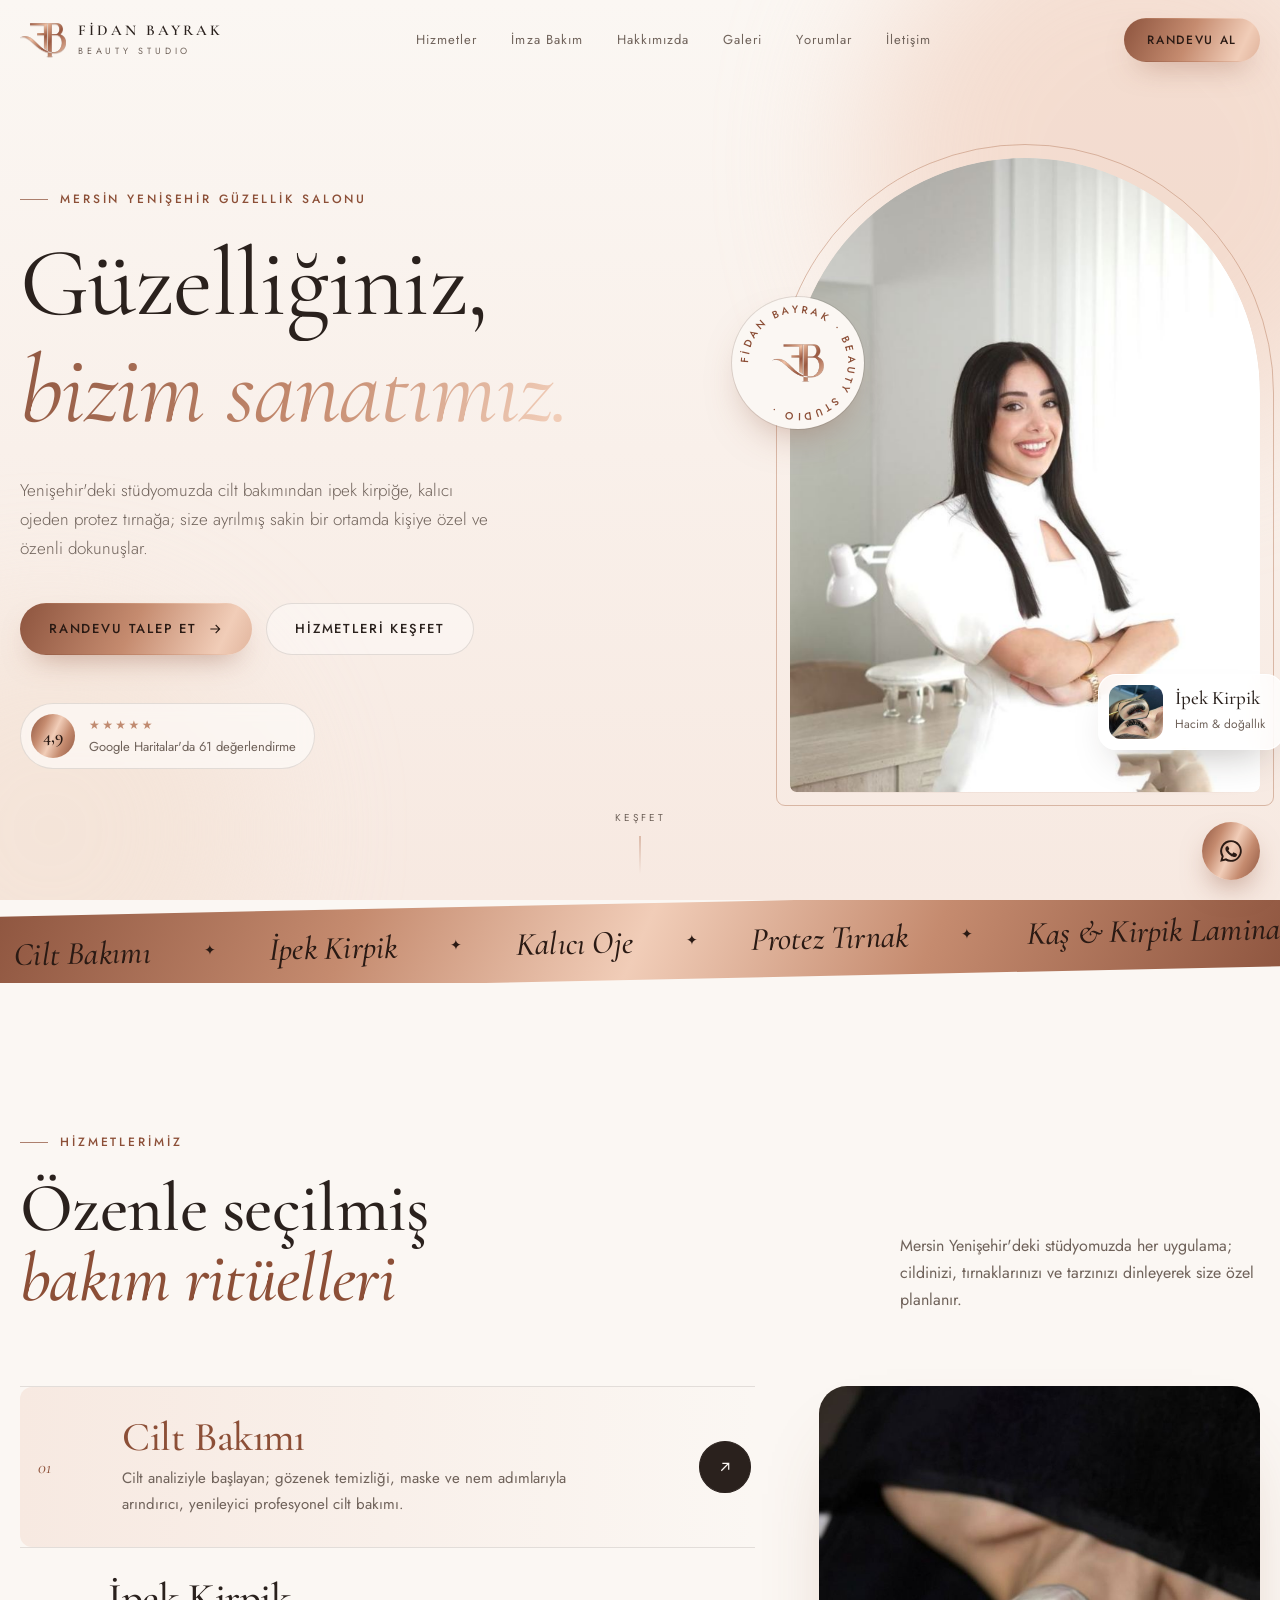
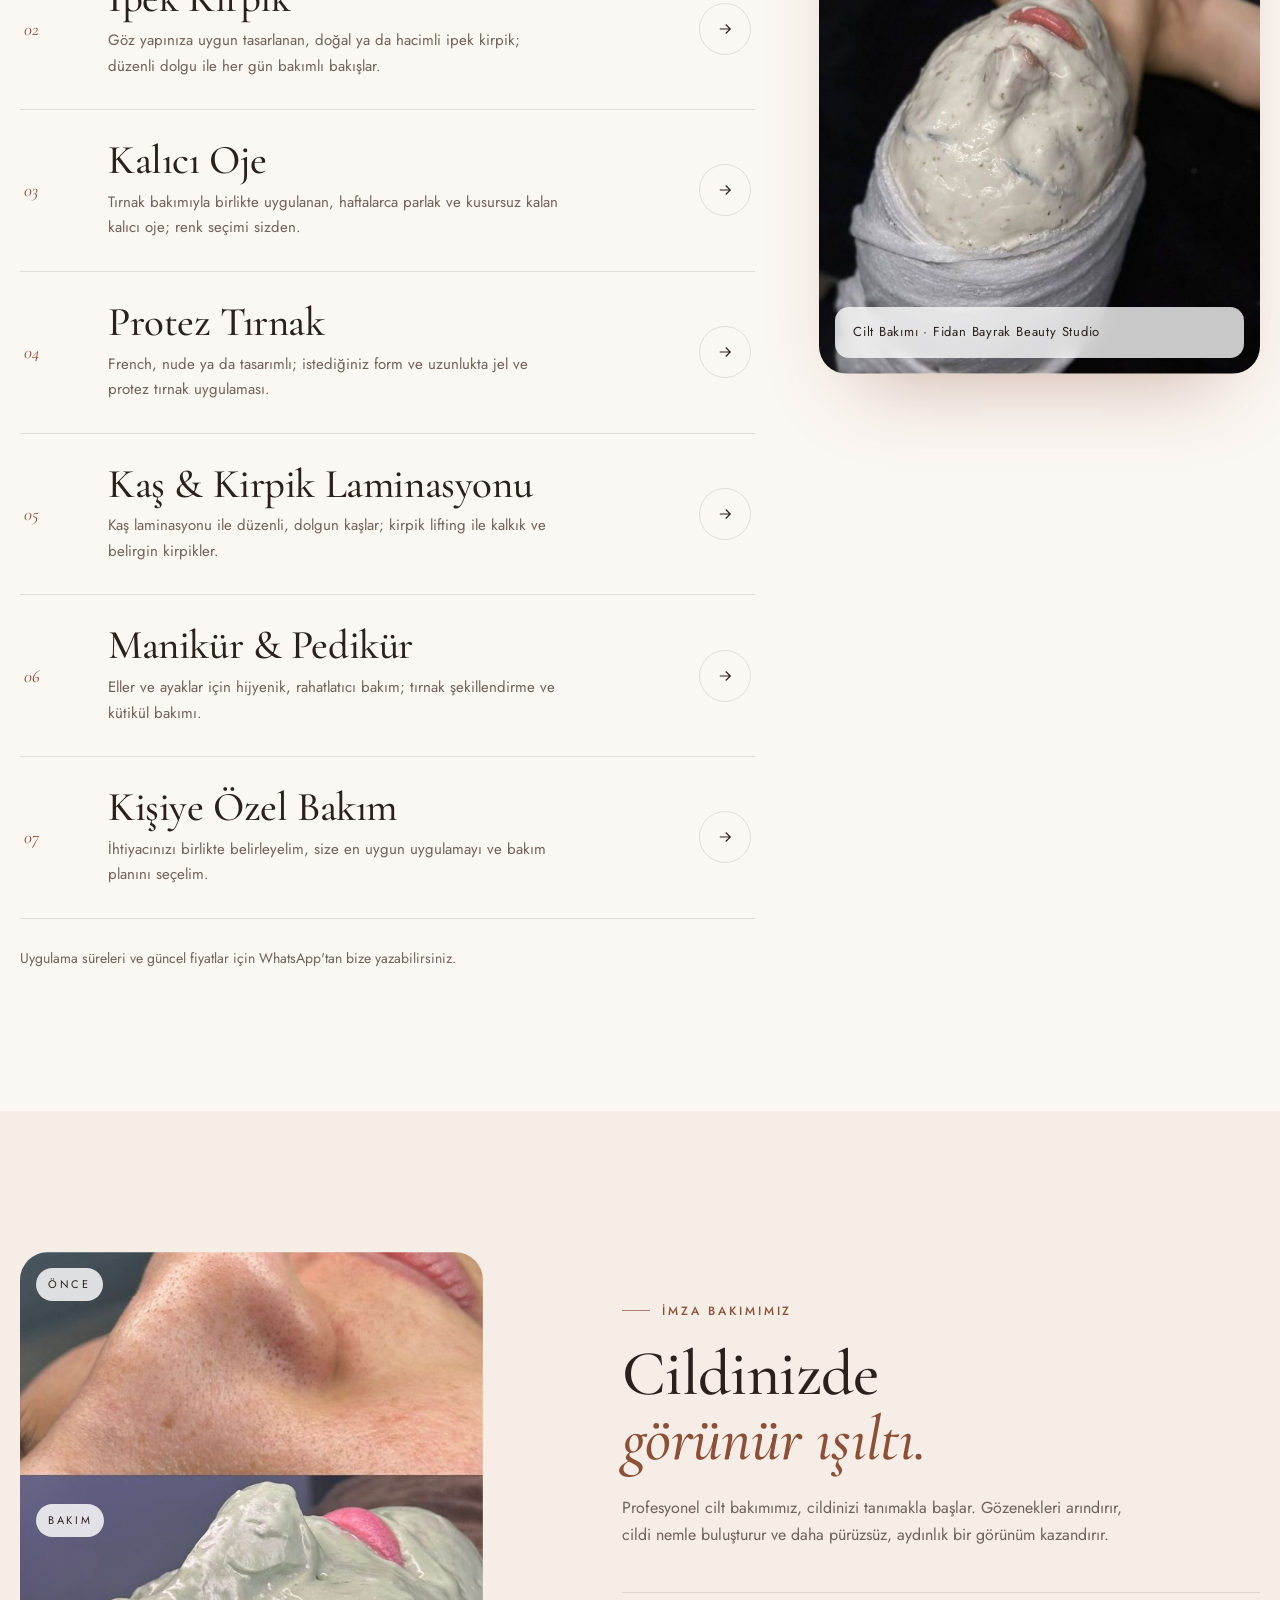
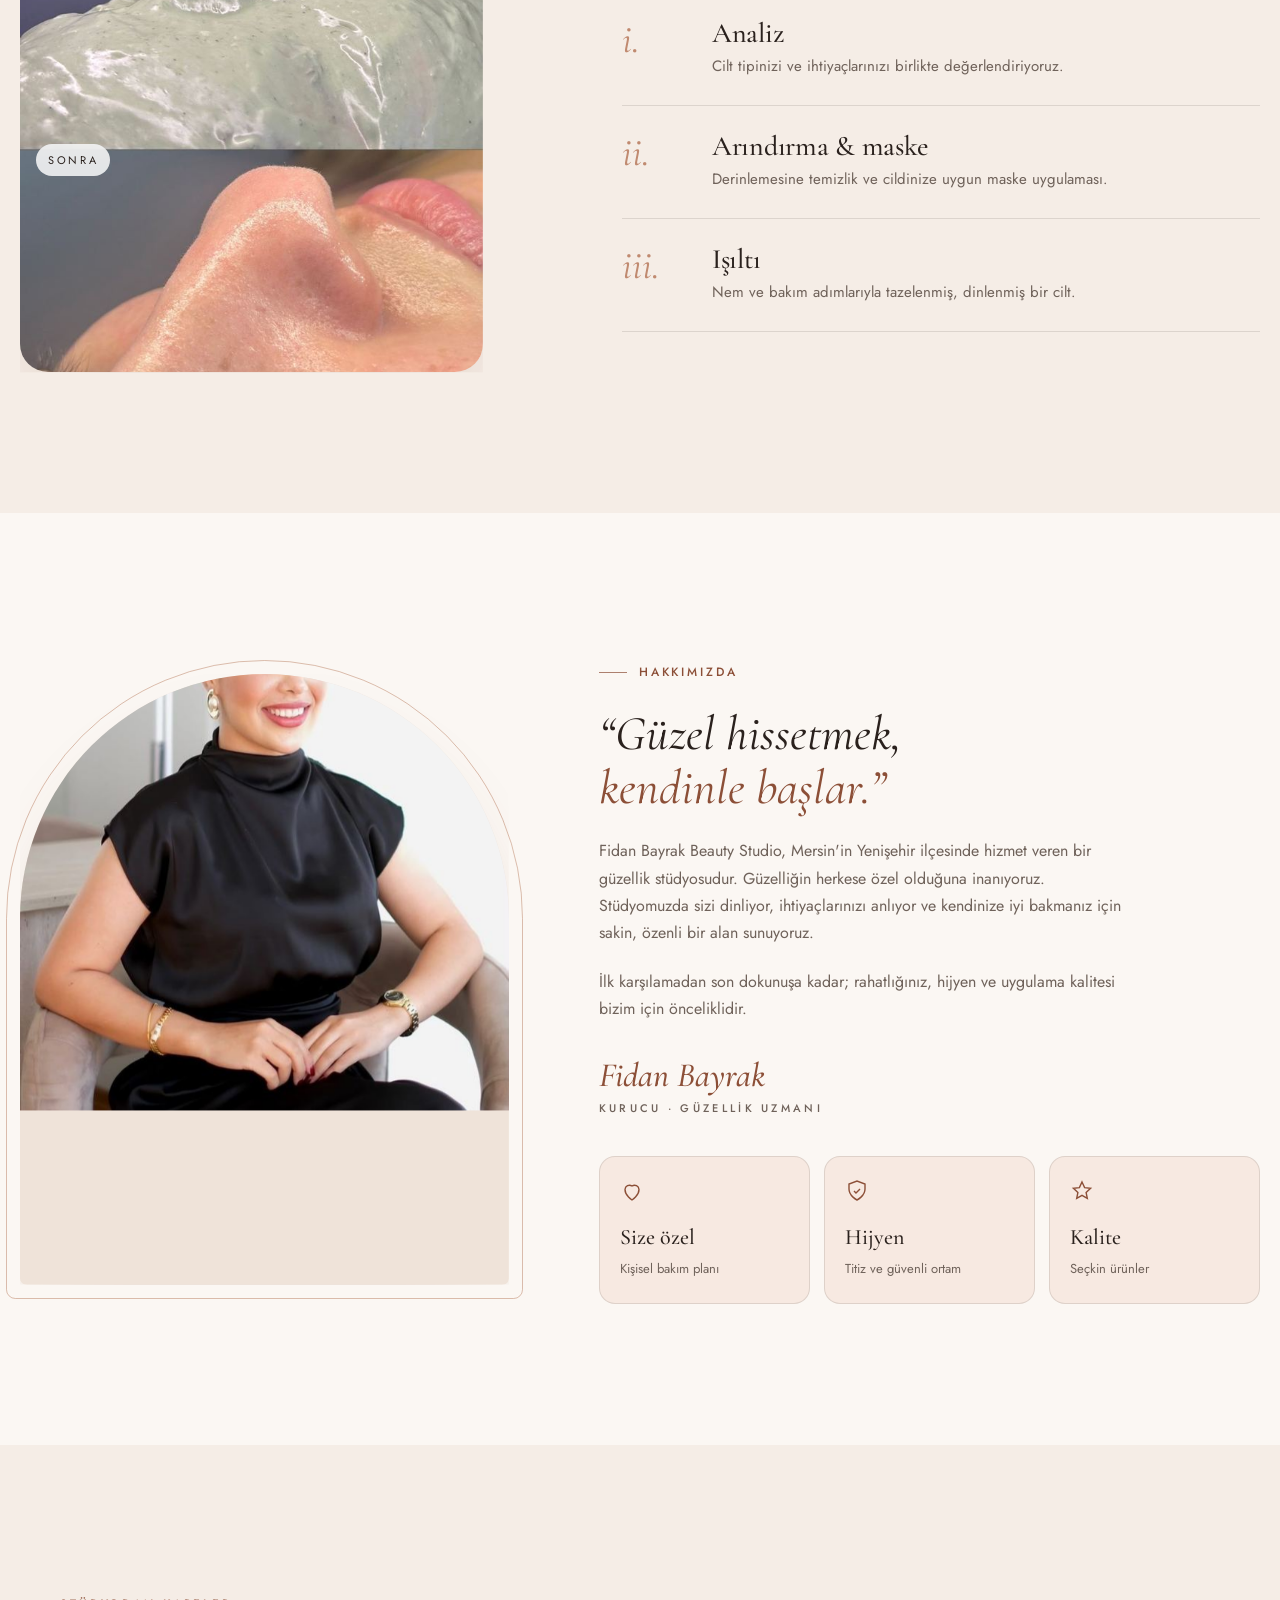
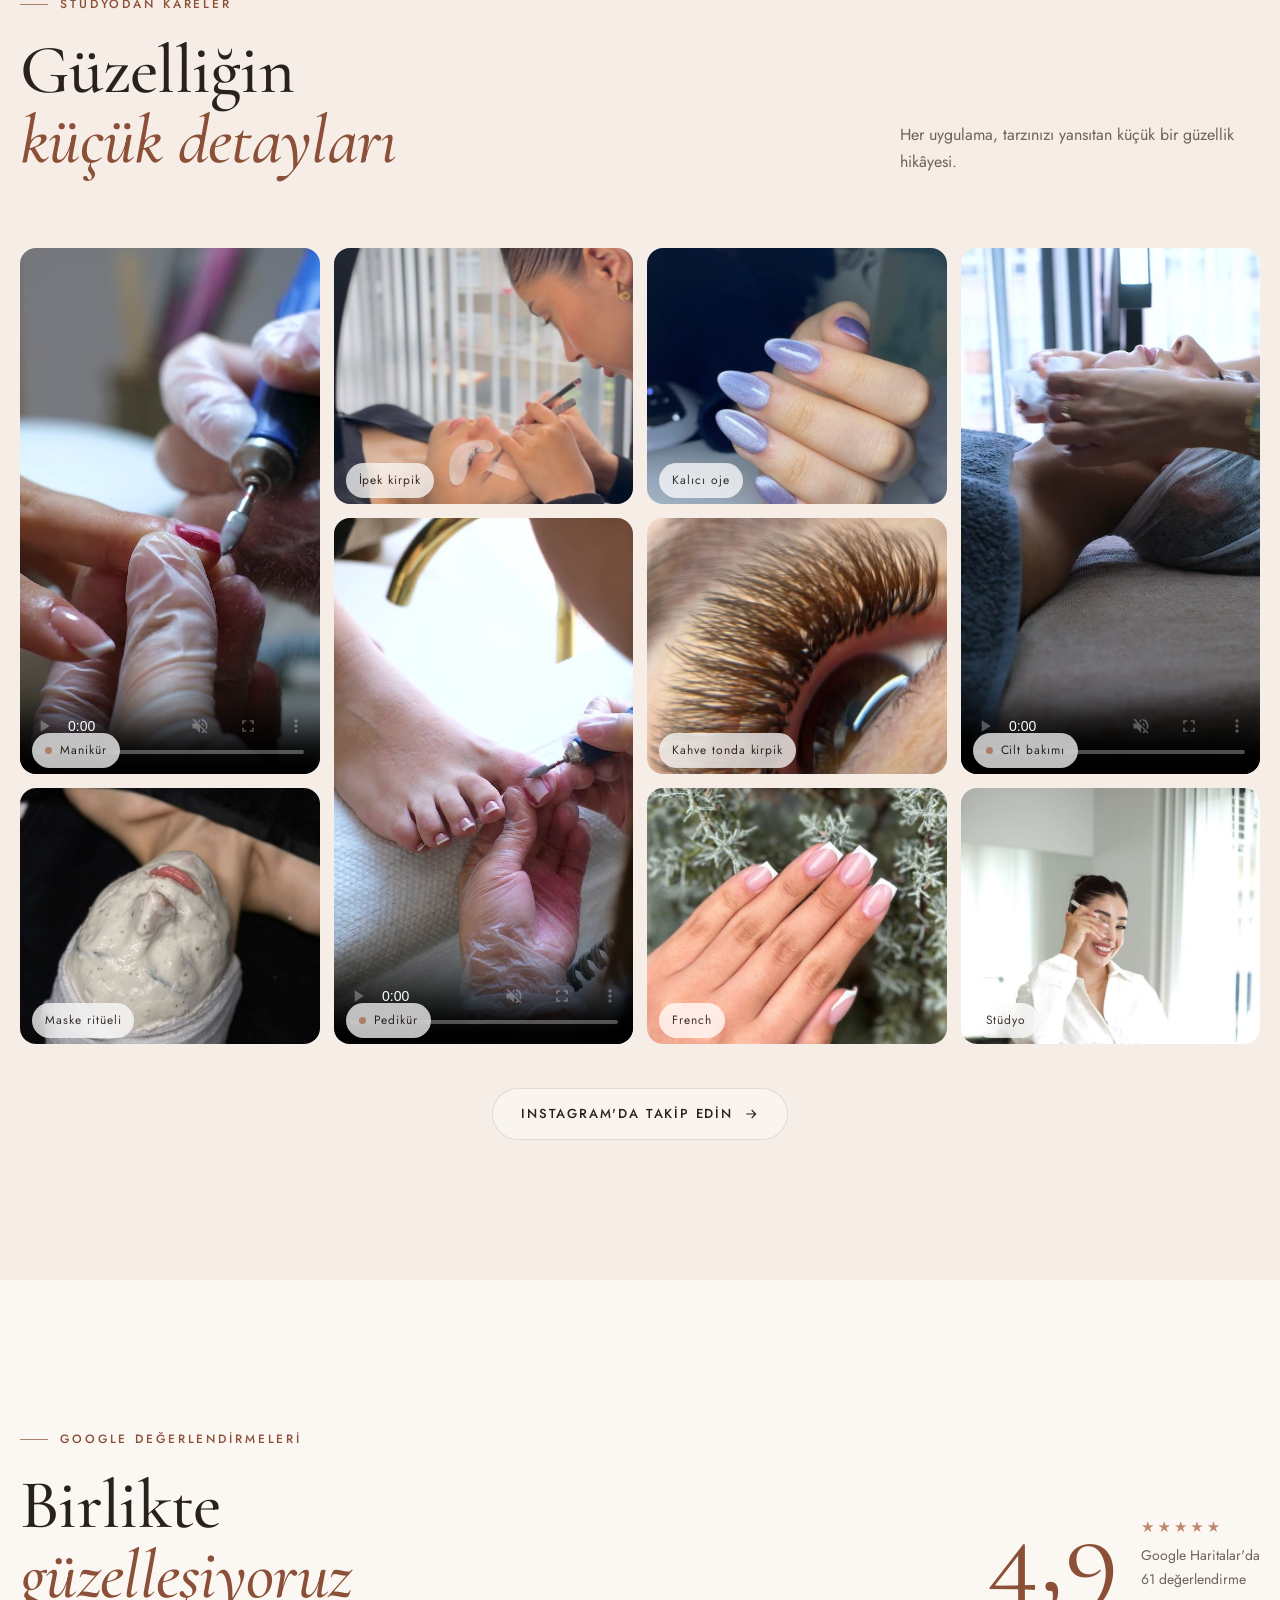
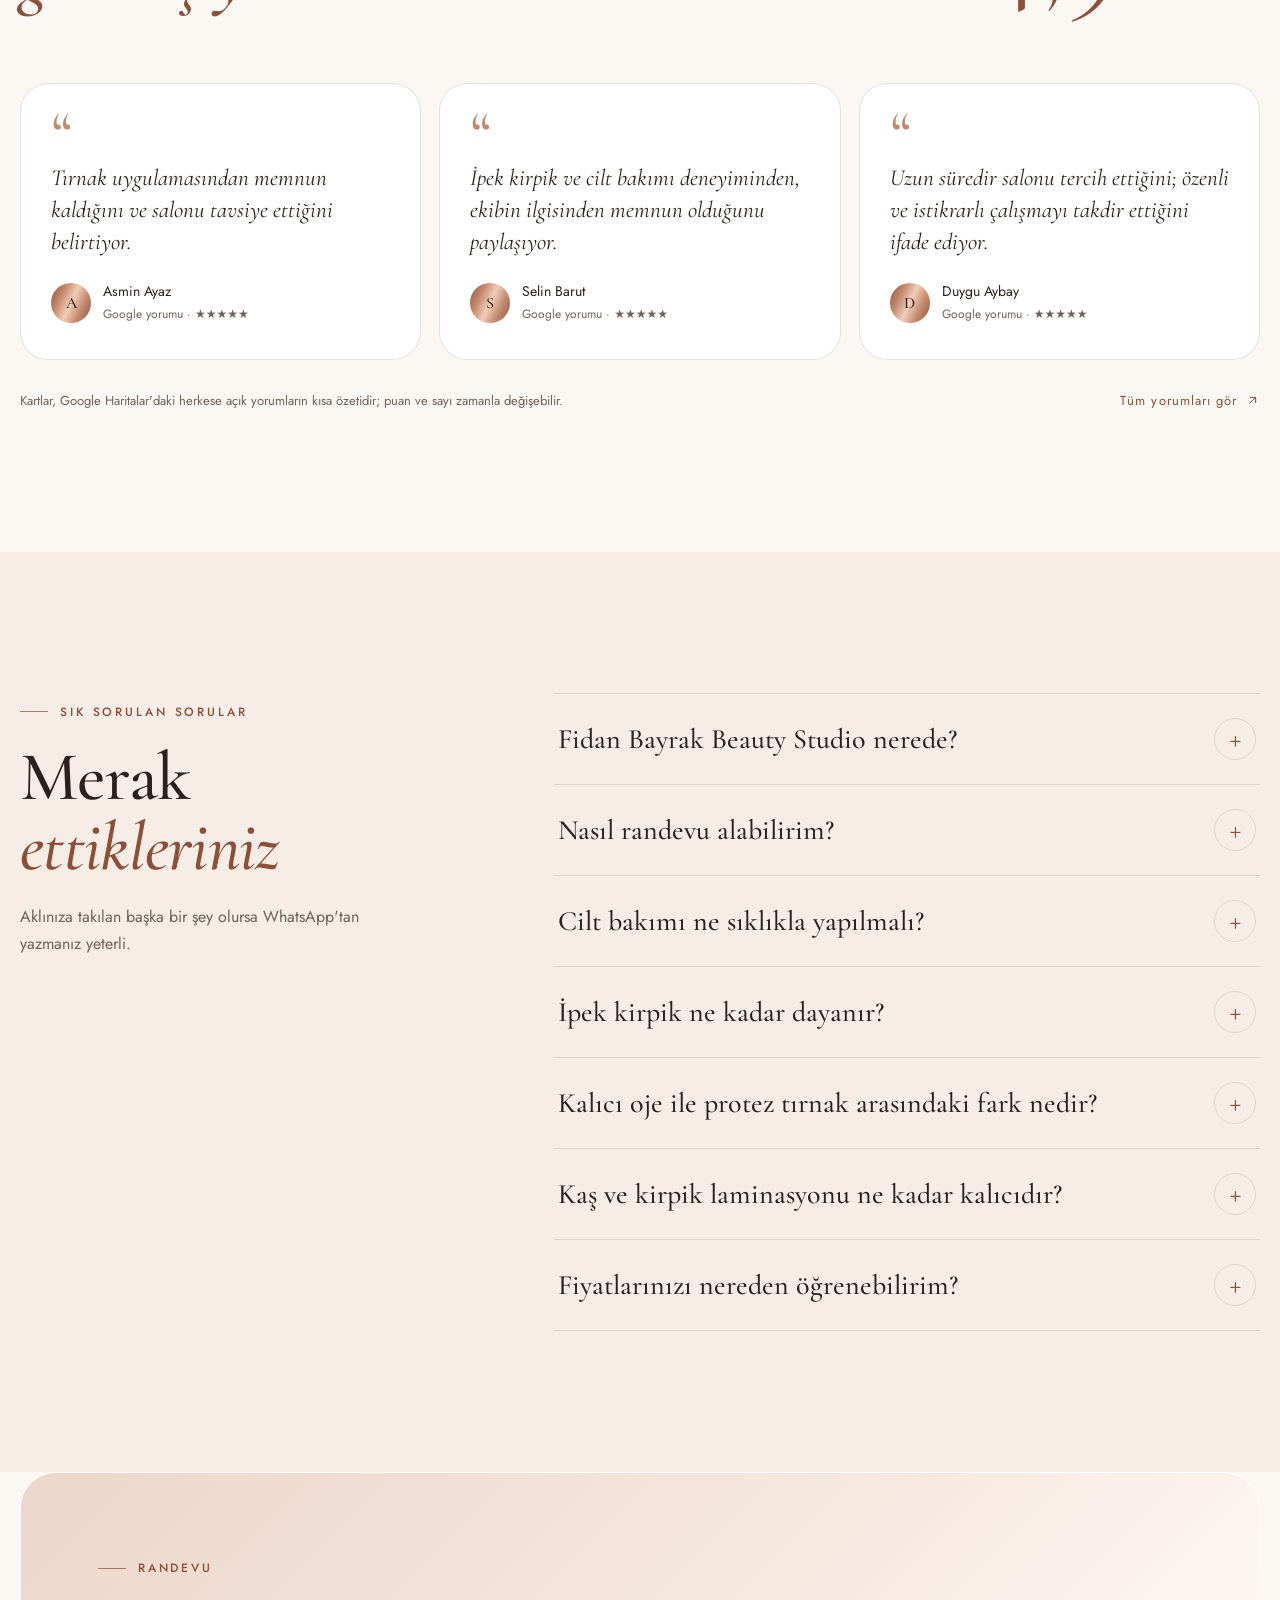
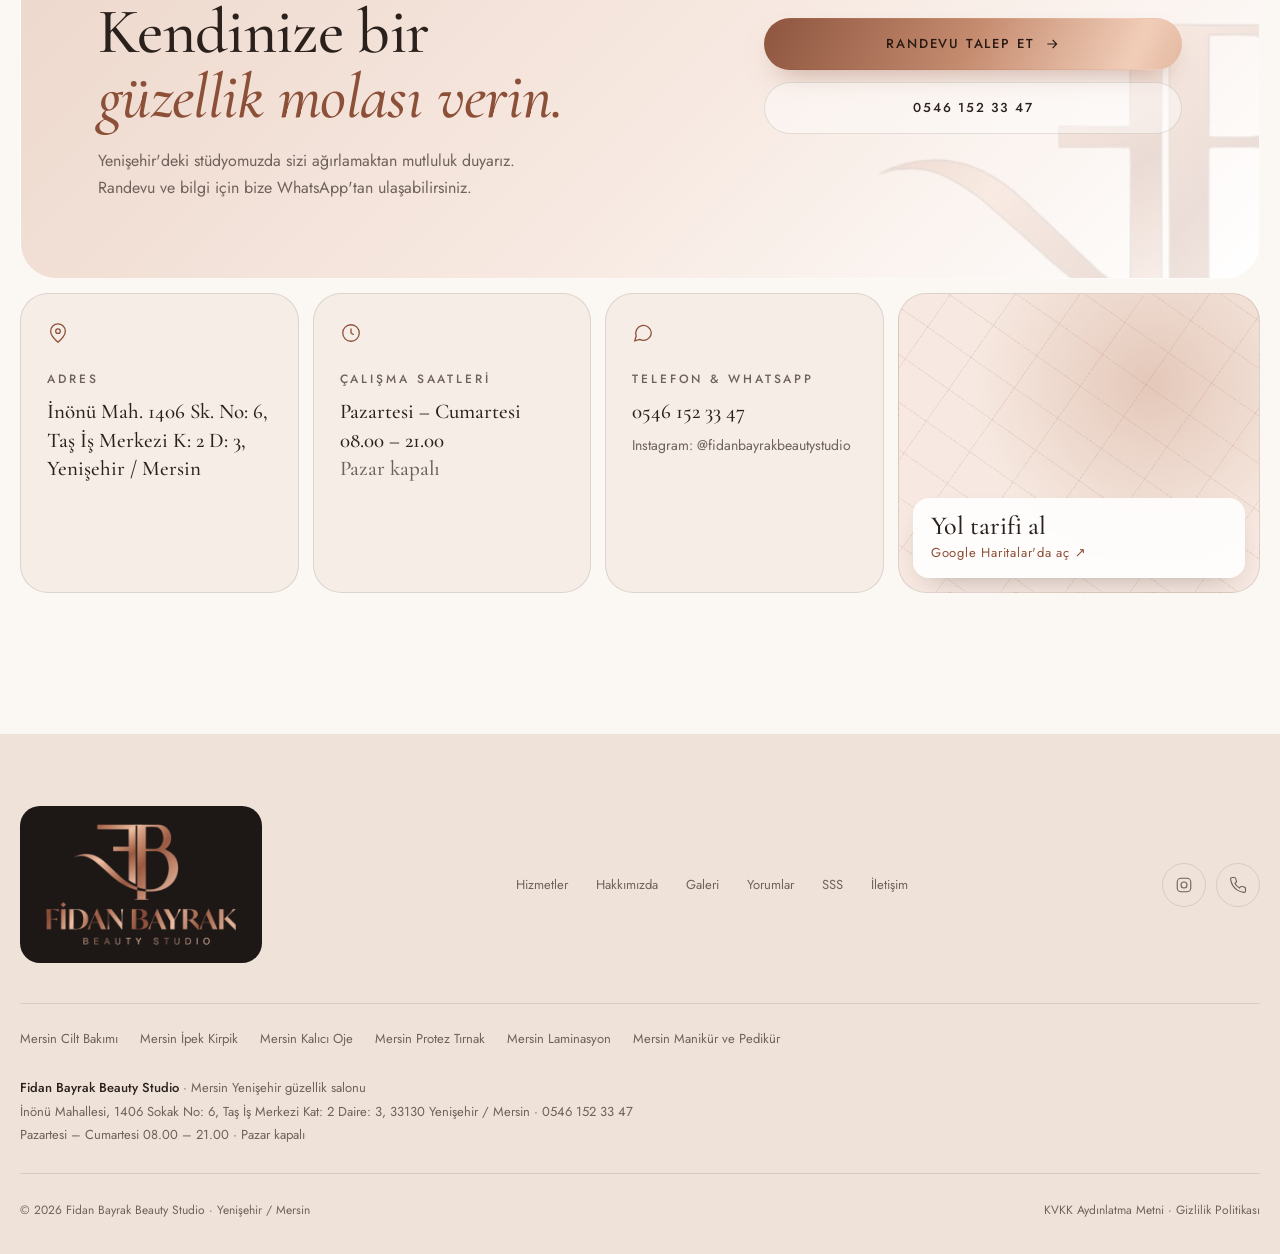
<file: index.html>
<!doctype html>
<html lang="tr">
<head>
<meta charset="utf-8">
<meta name="viewport" content="width=device-width, initial-scale=1">
<meta name="theme-color" content="#fbf7f3">
<title>Mersin Yenişehir Güzellik Salonu | Fidan Bayrak Beauty Studio</title>
<meta name="description" content="Mersin Yenişehir'de cilt bakımı, ipek kirpik, kalıcı oje, protez tırnak, kaş ve kirpik laminasyonu, manikür ve pedikür. Fidan Bayrak Beauty Studio'dan WhatsApp ile randevu alın.">
<meta name="robots" content="index, follow, max-image-preview:large">
<link rel="canonical" href="https://fidanbayrakbeautystudio.com/">
<meta name="geo.region" content="TR-33">
<meta name="geo.placename" content="Yenişehir, Mersin">
<meta property="og:type" content="website">
<meta property="og:locale" content="tr_TR">
<meta property="og:site_name" content="Fidan Bayrak Beauty Studio">
<meta property="og:title" content="Fidan Bayrak Beauty Studio | Mersin Yenişehir Güzellik Salonu">
<meta property="og:description" content="Cilt bakımı, ipek kirpik, kalıcı oje, protez tırnak, laminasyon, manikür ve pedikür. Yenişehir / Mersin.">
<meta property="og:url" content="https://fidanbayrakbeautystudio.com/">
<meta property="og:image" content="https://fidanbayrakbeautystudio.com/media/fidan-bayrak-guzellik-uzmani-mersin.jpg">
<meta property="og:image:alt" content="Güzellik uzmanı Fidan Bayrak, Yenişehir Mersin'deki stüdyosunda">
<meta name="twitter:card" content="summary_large_image">
<link rel="icon" type="image/png" href="media/fidan-bayrak-monogram.png">
<link rel="apple-touch-icon" href="media/fidan-bayrak-monogram.png">
<script type="application/ld+json">
{
  "@context": "https://schema.org",
  "@type": "BeautySalon",
  "name": "Fidan Bayrak Beauty Studio",
  "alternateName": "FİDAN BAYRAK BEAUTY STUDİO",
  "description": "Mersin Yenişehir'de cilt bakımı, ipek kirpik, kalıcı oje, protez tırnak, kaş ve kirpik laminasyonu, manikür ve pedikür hizmeti veren güzellik stüdyosu.",
  "@id": "https://fidanbayrakbeautystudio.com/#salon",
  "url": "https://fidanbayrakbeautystudio.com/",
  "image": ["https://fidanbayrakbeautystudio.com/media/fidan-bayrak-guzellik-uzmani-mersin.jpg", "https://fidanbayrakbeautystudio.com/media/cilt-bakimi-mersin.jpg", "https://fidanbayrakbeautystudio.com/media/ipek-kirpik-mersin.jpg"],
  "logo": "https://fidanbayrakbeautystudio.com/media/fidan-bayrak-beauty-studio-logo.png",
  "telephone": "+90 546 152 33 47",
  "address": {
    "@type": "PostalAddress",
    "streetAddress": "İnönü Mahallesi, 1406 Sokak No: 6, Taş İş Merkezi Kat: 2 Daire: 3",
    "addressLocality": "Yenişehir",
    "addressRegion": "Mersin",
    "postalCode": "33130",
    "addressCountry": "TR"
  },
  "areaServed": [
    {"@type": "City", "name": "Mersin"},
    {"@type": "AdministrativeArea", "name": "Yenişehir"}
  ],
  "hasMap": "https://www.google.com/maps/search/?api=1&query=F%C4%B0DAN%20BAYRAK%20BEAUTY%20STUD%C4%B0O%2C%201406%20Sokak%2C%20Yeni%C5%9Fehir%2C%20Mersin",
  "openingHoursSpecification": [{
    "@type": "OpeningHoursSpecification",
    "dayOfWeek": ["Monday", "Tuesday", "Wednesday", "Thursday", "Friday", "Saturday"],
    "opens": "08:00",
    "closes": "21:00"
  }],
  "sameAs": ["https://www.instagram.com/fidanbayrakbeautystudio/"],
  "founder": {"@type": "Person", "name": "Fidan Bayrak", "jobTitle": "Güzellik Uzmanı"},
  "currenciesAccepted": "TRY",
  "hasOfferCatalog": {
    "@type": "OfferCatalog",
    "name": "Güzellik hizmetleri",
    "itemListElement": [
      {"@type": "Offer", "itemOffered": {"@type": "Service", "name": "Cilt Bakımı", "url": "https://fidanbayrakbeautystudio.com/hizmetler/cilt-bakimi-mersin/", "description": "Cilt analiziyle başlayan arındırıcı ve yenileyici profesyonel cilt bakımı."}},
      {"@type": "Offer", "itemOffered": {"@type": "Service", "name": "İpek Kirpik", "url": "https://fidanbayrakbeautystudio.com/hizmetler/ipek-kirpik-mersin/", "description": "Göz yapısına uygun, doğal veya hacimli ipek kirpik uygulaması."}},
      {"@type": "Offer", "itemOffered": {"@type": "Service", "name": "Kalıcı Oje", "url": "https://fidanbayrakbeautystudio.com/hizmetler/kalici-oje-mersin/", "description": "Uzun süre parlak kalan kalıcı oje uygulaması."}},
      {"@type": "Offer", "itemOffered": {"@type": "Service", "name": "Protez Tırnak", "url": "https://fidanbayrakbeautystudio.com/hizmetler/protez-tirnak-mersin/", "description": "French, nude veya tasarımlı jel ve protez tırnak."}},
      {"@type": "Offer", "itemOffered": {"@type": "Service", "name": "Kaş ve Kirpik Laminasyonu", "url": "https://fidanbayrakbeautystudio.com/hizmetler/kas-kirpik-laminasyonu-mersin/", "description": "Kaş laminasyonu ve kirpik lifting uygulaması."}},
      {"@type": "Offer", "itemOffered": {"@type": "Service", "name": "Manikür ve Pedikür", "url": "https://fidanbayrakbeautystudio.com/hizmetler/manikur-pedikur-mersin/", "description": "Hijyenik el ve ayak bakımı."}}
    ]
  }
}
</script>
<script type="application/ld+json">
{
  "@context": "https://schema.org",
  "@type": "FAQPage",
  "mainEntity": [
    {"@type": "Question", "name": "Fidan Bayrak Beauty Studio nerede?", "acceptedAnswer": {"@type": "Answer", "text": "Stüdyomuz Mersin Yenişehir'de; İnönü Mahallesi, 1406 Sokak No: 6, Taş İş Merkezi Kat: 2 Daire: 3 adresindedir."}},
    {"@type": "Question", "name": "Nasıl randevu alabilirim?", "acceptedAnswer": {"@type": "Answer", "text": "WhatsApp'tan ya da 0546 152 33 47 numaralı telefondan bize ulaşabilirsiniz. Pazartesi–Cumartesi 08.00–21.00 arası açığız."}},
    {"@type": "Question", "name": "Cilt bakımı ne sıklıkla yapılmalı?", "acceptedAnswer": {"@type": "Answer", "text": "Cildin yenilenme döngüsü nedeniyle genellikle 3–4 haftada bir profesyonel cilt bakımı önerilir."}},
    {"@type": "Question", "name": "İpek kirpik ne kadar dayanır?", "acceptedAnswer": {"@type": "Answer", "text": "Doğal kirpikler döküldükçe ipek kirpikler de azalır; bu yüzden ortalama 2–3 haftada bir dolgu önerilir."}},
    {"@type": "Question", "name": "Kalıcı oje ile protez tırnak arasındaki fark nedir?", "acceptedAnswer": {"@type": "Answer", "text": "Kalıcı oje kendi tırnağınızın üzerine uygulanır ve tırnağı uzatmaz. Protez tırnak ise tırnağa istediğiniz uzunluk ve formu verir."}},
    {"@type": "Question", "name": "Kaş ve kirpik laminasyonu ne kadar kalıcıdır?", "acceptedAnswer": {"@type": "Answer", "text": "Kişiden kişiye değişmekle birlikte etkisi genellikle 6–8 hafta sürer."}},
    {"@type": "Question", "name": "Fiyatlarınızı nereden öğrenebilirim?", "acceptedAnswer": {"@type": "Answer", "text": "Fiyatlar uygulamaya ve kişisel ihtiyaçlarınıza göre değiştiği için güncel fiyat bilgisini WhatsApp'tan veya telefonla paylaşıyoruz."}}
  ]
}
</script>
<link rel="preconnect" href="https://fonts.googleapis.com">
<link rel="preconnect" href="https://fonts.gstatic.com" crossorigin>
<link href="https://fonts.googleapis.com/css2?family=Cormorant+Garamond:ital,wght@0,400;0,500;0,600;1,400;1,500&family=Jost:wght@300;400;500;600&display=swap" rel="stylesheet">
<style>
:root{
  --ivory:#fbf7f3;--cream:#f5ede6;--sand:#efe3d9;--blush:#ecd6ca;--petal:#f7e9e1;
  --rose:#c08a70;--rose-light:#e2b7a0;--rose-deep:#8c4f37;
  --ink:#2a211d;--muted:#6f625a;--line:rgba(42,33,29,.12);
  --noir:#1d1715;
  --metal:linear-gradient(115deg,#8e553f 0%,#c58b6f 28%,#f1cdb8 50%,#c58b6f 72%,#8e553f 100%);
  --serif:"Cormorant Garamond",Georgia,serif;
  --sans:"Jost",system-ui,sans-serif;
  --r-lg:28px;--r-md:16px;--wrap:min(1240px,calc(100% - 32px));
  --ease:cubic-bezier(.2,.75,.15,1);
  color-scheme:light;
}
*{box-sizing:border-box}
html{overflow-x:clip;scroll-behavior:smooth;scroll-padding-top:80px}
body{margin:0;background:var(--ivory);color:var(--ink);font:400 16px/1.7 var(--sans);-webkit-font-smoothing:antialiased;overflow-x:hidden}
img,video{display:block;max-width:100%}
a{color:inherit;text-decoration:none}
button{font:inherit;color:inherit;cursor:pointer}
h1,h2,h3{font-family:var(--serif);font-weight:500;line-height:1.02;margin:0;letter-spacing:-.01em}
p{margin:0}
.wrap{width:var(--wrap);margin-inline:auto}
.eyebrow{display:inline-flex;align-items:center;gap:12px;font-size:12px;font-weight:500;letter-spacing:.24em;text-transform:uppercase;color:var(--rose-deep)}
.eyebrow::before{content:"";width:28px;height:1px;background:currentColor;opacity:.7}
.metal{background:var(--metal);background-size:200% 100%;-webkit-background-clip:text;background-clip:text;color:transparent;animation:sheen 7s ease-in-out infinite}
@keyframes sheen{0%,100%{background-position:0 0}50%{background-position:100% 0}}

.progress{position:fixed;top:0;left:0;right:0;height:2px;z-index:60;background:var(--metal);transform-origin:left;transform:scaleX(0)}

.btn{position:relative;overflow:hidden;display:inline-flex;align-items:center;justify-content:center;gap:10px;min-height:52px;padding:0 28px;border-radius:999px;border:1px solid transparent;font-size:13px;font-weight:500;letter-spacing:.14em;text-transform:uppercase;transition:transform .35s var(--ease),box-shadow .35s,background .3s,border-color .3s,color .3s}
.btn svg{width:16px;height:16px;transition:transform .35s var(--ease)}
.btn:hover svg{transform:translateX(5px)}
.btn::after{content:"";position:absolute;top:0;bottom:0;left:-60%;width:40%;background:linear-gradient(100deg,transparent,rgba(255,255,255,.55),transparent);transform:skewX(-20deg);transition:left .7s var(--ease)}
.btn:hover::after{left:130%}
.btn-metal{background:var(--metal);background-size:180% 100%;color:#2a1a14;box-shadow:0 14px 30px -14px rgba(140,79,55,.55)}
.btn-metal:hover{transform:translateY(-3px);box-shadow:0 20px 36px -14px rgba(140,79,55,.6)}
.btn-line{border-color:var(--line);color:var(--ink);background:rgba(255,255,255,.4)}
.btn-line:hover{border-color:var(--rose-deep);color:var(--rose-deep);transform:translateY(-3px)}
.btn-ink{background:var(--ink);color:var(--ivory)}
.btn-ink:hover{transform:translateY(-3px)}

/* header */
.header{position:fixed;inset:0 0 auto;z-index:50;transition:background .4s,box-shadow .4s,transform .45s var(--ease)}
.header.solid{background:rgba(251,247,243,.82);backdrop-filter:blur(16px) saturate(150%);-webkit-backdrop-filter:blur(16px) saturate(150%);box-shadow:0 1px 0 var(--line)}
.header.hide{transform:translateY(-100%)}
.nav{width:var(--wrap);margin:auto;height:80px;display:flex;align-items:center;justify-content:space-between;gap:24px}
.brand{display:flex;align-items:center;gap:12px}
.brand img{width:46px;height:auto;filter:drop-shadow(0 1px 0 rgba(140,79,55,.25))}
.brand b{display:block;font:600 15px/1.1 var(--serif);letter-spacing:.2em}
.brand small{display:block;font-size:9px;letter-spacing:.42em;color:var(--muted);margin-top:4px}
.links{display:flex;gap:34px;font-size:13px;letter-spacing:.08em}
.links a{position:relative;padding:6px 0;color:var(--muted);transition:color .25s}
.links a::after{content:"";position:absolute;left:0;right:0;bottom:0;height:1px;background:var(--rose-deep);transform:scaleX(0);transform-origin:right;transition:transform .45s var(--ease)}
.links a:hover,.links a.cur{color:var(--ink)}
.links a:hover::after,.links a.cur::after{transform:scaleX(1);transform-origin:left}
.nav .btn{min-height:44px;padding:0 22px;font-size:12px}
.burger{display:none;width:46px;height:46px;border-radius:50%;border:1px solid var(--line);background:transparent;place-items:center}
.burger svg{width:20px;height:20px}
.burger path{transition:transform .4s var(--ease);transform-origin:center}
.burger[aria-expanded="true"] path:first-child{transform:translateY(4px) rotate(45deg)}
.burger[aria-expanded="true"] path:last-child{transform:translateY(-4px) rotate(-45deg)}

/* hero */
.hero{position:relative;overflow:hidden;padding:140px 0 90px;min-height:100svh;display:flex;align-items:center;background:linear-gradient(180deg,var(--ivory),var(--petal))}
.blob{position:absolute;border-radius:50%;filter:blur(70px);opacity:.6;pointer-events:none;animation:drift 18s ease-in-out infinite alternate}
.blob.a{width:560px;height:560px;right:-140px;top:-120px;background:#f0cdbb}
.blob.b{width:420px;height:420px;left:-160px;bottom:-140px;background:#f3e1d3;animation-duration:22s}
@keyframes drift{to{transform:translate(-60px,50px) scale(1.12)}}
.hero-grid{position:relative;display:grid;grid-template-columns:1.08fr .92fr;gap:60px;align-items:center}
.hero h1.eyebrow{font:500 12px/1.4 var(--sans);letter-spacing:.24em;margin:0}
.hero .display{font-family:var(--serif);line-height:1.02;letter-spacing:-.01em;font-size:clamp(52px,7.6vw,118px);margin:26px 0 28px;font-weight:400}
.hero .display em{font-style:italic;font-weight:400}
.line{display:block;overflow:hidden;padding-bottom:.08em}
.line>span{display:inline-block;transform:translateY(110%);transition:transform 1.2s var(--ease)}
.loaded .line>span{transform:none}
.loaded .line:nth-child(2)>span{transition-delay:.12s}
.hero-lead{max-width:470px;color:var(--muted);font-size:17px;font-weight:300}
.hero-cta{display:flex;flex-wrap:wrap;gap:14px;margin-top:40px}
.rating{display:inline-flex;align-items:center;gap:14px;margin-top:48px;padding:10px 18px 10px 10px;border:1px solid var(--line);border-radius:999px;font-size:13px;color:var(--muted);background:rgba(255,255,255,.55);backdrop-filter:blur(8px)}
.rating strong{display:grid;place-items:center;width:44px;height:44px;border-radius:50%;background:var(--metal);color:#2a1a14;font:600 18px var(--serif)}
.stars{color:var(--rose);letter-spacing:.2em;font-size:12px}
.hero-art{position:relative;justify-self:end;width:min(470px,100%)}
.arch{position:relative;aspect-ratio:4/5.4;border-radius:999px 999px var(--r-lg) var(--r-lg);overflow:hidden;background:var(--sand);box-shadow:0 40px 80px -40px rgba(140,79,55,.45)}
.arch img{width:100%;height:115%;object-fit:cover;object-position:center 20%;will-change:transform}
.arch-line{position:absolute;inset:-14px;border:1px solid rgba(192,138,112,.55);border-radius:999px 999px 36px 36px;pointer-events:none}
.hero .arch{clip-path:inset(100% 0 0 0 round 999px 999px 28px 28px);transition:clip-path 1.6s var(--ease) .25s}
.loaded .hero .arch{clip-path:inset(0 0 0 0 round 999px 999px 28px 28px)}
.hero .arch img{transform:scale(1.25);transition:transform 2s var(--ease) .25s}
.loaded .hero .arch img{transform:scale(1)}
.badge{position:absolute;left:-58px;top:22%;width:132px;height:132px;border-radius:50%;background:var(--ivory);display:grid;place-items:center;box-shadow:0 18px 40px -18px rgba(140,79,55,.5),0 0 0 1px var(--line)}
.badge svg{position:absolute;inset:0;width:100%;height:100%;animation:spin 22s linear infinite}
.badge text{font:500 10.5px var(--sans);letter-spacing:.32em;fill:var(--rose-deep)}
.badge img{width:52px}
@keyframes spin{to{transform:rotate(360deg)}}
.float-card{position:absolute;right:-24px;bottom:42px;display:flex;align-items:center;gap:12px;padding:10px 18px 10px 10px;border-radius:18px;background:rgba(255,255,255,.78);backdrop-filter:blur(12px);-webkit-backdrop-filter:blur(12px);border:1px solid rgba(255,255,255,.9);box-shadow:0 20px 40px -20px rgba(42,33,29,.35);animation:bob 5s ease-in-out infinite}
@keyframes bob{50%{transform:translateY(-10px)}}
.float-card img{width:54px;height:54px;border-radius:12px;object-fit:cover}
.float-card b{display:block;font:500 19px/1.1 var(--serif)}
.float-card span{font-size:12px;color:var(--muted)}
.scroll-cue{position:absolute;left:50%;bottom:26px;transform:translateX(-50%);font-size:10px;letter-spacing:.3em;color:var(--muted);display:flex;flex-direction:column;align-items:center;gap:10px}
.scroll-cue i{width:1px;height:38px;background:linear-gradient(var(--rose),transparent);animation:drip 2.2s ease-in-out infinite}
@keyframes drip{0%{transform:scaleY(0);transform-origin:top}50%{transform:scaleY(1);transform-origin:top}51%{transform-origin:bottom}100%{transform:scaleY(0);transform-origin:bottom}}

/* marquee */
.marquee-wrap{overflow:hidden;padding:14px 0}
.marquee{background:var(--metal);color:#2a1a14;overflow:hidden;padding:18px 0;transform:rotate(-1.2deg) scale(1.02);margin:-10px 0}
.marquee-track{display:flex;width:max-content;animation:slide 38s linear infinite}
.marquee:hover .marquee-track{animation-play-state:paused}
.marquee span{font:italic 500 clamp(22px,2.6vw,32px) var(--serif);white-space:nowrap;padding:0 26px;display:flex;align-items:center;gap:52px}
.marquee span::after{content:"✦";font-style:normal;font-size:14px}
@keyframes slide{to{transform:translateX(-50%)}}

/* sections */
.section{padding:clamp(80px,11vw,150px) 0;position:relative}
.head{display:flex;justify-content:space-between;align-items:end;gap:40px;margin-bottom:clamp(40px,6vw,72px)}
.head h2{font-size:clamp(40px,5.4vw,76px);margin-top:20px}
.head h2 em,.sig-copy h2 em,.cta-band h2 em{font-style:italic;color:var(--rose-deep)}
.head p{max-width:360px;color:var(--muted)}

/* services */
.svc-grid{display:grid;grid-template-columns:1.25fr .75fr;gap:64px;align-items:start}
.svc-list{border-top:1px solid var(--line)}
.svc{display:grid;grid-template-columns:64px 1fr auto;align-items:center;gap:20px;padding:30px 4px;border-bottom:1px solid var(--line);position:relative;transition:padding .5s var(--ease)}
.svc::before{content:"";position:absolute;inset:0;background:linear-gradient(90deg,var(--petal),transparent);opacity:0;transition:opacity .5s;z-index:-1;border-radius:12px}
.svc .num{font:italic 18px var(--serif);color:var(--rose-deep)}
.svc h3{font-size:clamp(28px,3.2vw,44px);transition:color .35s}
.svc p{color:var(--muted);font-size:15px;margin-top:8px;max-width:460px}
.svc-thumb{display:none}
.svc .go{width:52px;height:52px;border-radius:50%;border:1px solid var(--line);background:transparent;display:grid;place-items:center;transition:background .35s,border-color .35s,color .35s,transform .5s var(--ease)}
.svc .go svg{width:18px;height:18px}
.svc:hover,.svc.active{padding-left:18px}
.svc:hover::before,.svc.active::before{opacity:1}
.svc:hover h3,.svc.active h3{color:var(--rose-deep)}
.svc:hover .go,.svc.active .go{background:var(--ink);border-color:var(--ink);color:var(--ivory);transform:rotate(-45deg)}
.svc-preview{position:sticky;top:110px;aspect-ratio:3/4;border-radius:var(--r-lg);overflow:hidden;background:var(--sand);margin:0;box-shadow:0 40px 80px -40px rgba(140,79,55,.45)}
.svc-preview img{position:absolute;inset:0;width:100%;height:100%;object-fit:cover;opacity:0;transform:scale(1.12);clip-path:inset(0 0 100% 0);transition:opacity .7s,transform 1.4s var(--ease),clip-path .9s var(--ease)}
.svc-preview img.on{opacity:1;transform:scale(1);clip-path:inset(0)}
.svc-preview figcaption{position:absolute;left:16px;right:16px;bottom:16px;padding:14px 18px;border-radius:14px;background:rgba(255,255,255,.78);backdrop-filter:blur(10px);-webkit-backdrop-filter:blur(10px);color:var(--ink);font-size:13px;letter-spacing:.06em}
.note{margin-top:28px;font-size:14px;color:var(--muted)}

/* signature */
.signature-sec{background:var(--cream)}
.sig-grid{display:grid;grid-template-columns:.9fr 1.1fr;gap:80px;align-items:center}
.sig-img{position:relative;border-radius:var(--r-lg);overflow:hidden;aspect-ratio:9/14;max-height:720px;box-shadow:0 40px 80px -40px rgba(140,79,55,.45)}
.sig-img img{width:100%;height:100%;object-fit:cover}
.tag{position:absolute;left:16px;font-size:11px;letter-spacing:.24em;text-transform:uppercase;padding:7px 12px;border-radius:999px;background:rgba(255,255,255,.82);color:var(--ink);backdrop-filter:blur(8px)}
.steps{margin-top:44px;border-top:1px solid var(--line)}
.step{display:grid;grid-template-columns:70px 1fr;gap:20px;padding:26px 0;border-bottom:1px solid var(--line);transition:padding .5s var(--ease)}
.step:hover{padding-left:12px}
.step b{font:italic 400 40px/1 var(--serif);color:var(--rose)}
.step h3{font-size:28px;margin-bottom:6px}
.step p{color:var(--muted);font-size:15px}
.sig-copy h2{font-size:clamp(40px,5vw,70px);margin-top:20px}
.sig-copy>p{color:var(--muted);margin-top:22px;max-width:520px}

/* about */
.about{background:var(--ivory)}
.about-grid{display:grid;grid-template-columns:.85fr 1.15fr;gap:90px;align-items:center}
.about-img{position:relative}
.about-img .arch{aspect-ratio:4/5}
.about blockquote{margin:24px 0 0;font:italic 400 clamp(32px,3.8vw,52px)/1.12 var(--serif)}
.about blockquote em{color:var(--rose-deep)}
.about-copy>p{color:var(--muted);margin-top:22px;max-width:540px}
.signature{margin-top:32px;font:italic 500 34px var(--serif);color:var(--rose-deep)}
.signature small{display:block;font:500 11px var(--sans);letter-spacing:.3em;text-transform:uppercase;color:var(--muted);margin-top:4px}
.pillars{display:grid;grid-template-columns:repeat(3,1fr);gap:14px;margin-top:40px}
.pillar{padding:22px 20px;border-radius:var(--r-md);background:var(--petal);border:1px solid var(--line);transition:transform .5s var(--ease),box-shadow .5s}
.pillar:hover{transform:translateY(-6px);box-shadow:0 24px 40px -24px rgba(140,79,55,.45)}
.pillar svg{width:24px;height:24px;color:var(--rose-deep)}
.pillar b{display:block;font:500 22px/1.15 var(--serif);margin:14px 0 4px}
.pillar span{font-size:13px;color:var(--muted)}

/* gallery */
.gallery{background:var(--cream)}
.bento{display:grid;grid-template-columns:repeat(4,1fr);grid-auto-rows:clamp(180px,20vw,270px);grid-auto-flow:dense;gap:14px}
.bento figure{position:relative;margin:0;border-radius:var(--r-md);overflow:hidden;background:var(--sand)}
.bento .tall{grid-row:span 2}
.bento img,.bento video{width:100%;height:100%;object-fit:cover;transition:transform 1.2s var(--ease)}
.bento figure:hover img,.bento figure:hover video{transform:scale(1.07)}
.bento figcaption{position:absolute;left:12px;bottom:12px;display:flex;align-items:center;gap:8px;padding:7px 13px;border-radius:999px;background:rgba(255,255,255,.82);backdrop-filter:blur(8px);-webkit-backdrop-filter:blur(8px);color:var(--ink);font-size:12px;letter-spacing:.08em;transform:translateY(6px);opacity:.9;transition:transform .5s var(--ease),opacity .5s}
.bento figure:hover figcaption{transform:none;opacity:1}
.bento .live::before{content:"";width:7px;height:7px;border-radius:50%;background:var(--rose);animation:pulse 1.8s ease-out infinite}
@keyframes pulse{0%{box-shadow:0 0 0 0 rgba(192,138,112,.6)}100%{box-shadow:0 0 0 9px rgba(192,138,112,0)}}
@media (min-width:861px){
  .bento{grid-template-rows:repeat(3,clamp(180px,20vw,270px))}
  .bento figure:nth-child(1){grid-area:1/1/3/2}.bento figure:nth-child(2){grid-area:1/2}.bento figure:nth-child(3){grid-area:1/3}
  .bento figure:nth-child(4){grid-area:1/4/3/5}.bento figure:nth-child(7){grid-area:2/2/4/3}.bento figure:nth-child(5){grid-area:2/3}
  .bento figure:nth-child(6){grid-area:3/1}.bento figure:nth-child(8){grid-area:3/3}.bento figure:nth-child(9){grid-area:3/4}
}
.insta{display:flex;justify-content:center;margin-top:44px}

/* reviews */
.reviews{background:var(--ivory)}
.score{display:flex;align-items:center;gap:22px}
.score b{font:400 clamp(72px,9vw,120px)/1 var(--serif);color:var(--rose-deep)}
.score div{color:var(--muted);font-size:14px}
.score .stars{display:block;font-size:15px;margin-bottom:4px}
.rev-grid{display:grid;grid-template-columns:repeat(3,1fr);gap:18px}
.rev{padding:34px 30px;border-radius:var(--r-lg);background:#fff;border:1px solid var(--line);display:flex;flex-direction:column;gap:22px;transition:transform .5s var(--ease),box-shadow .5s}
.rev:hover{transform:translateY(-8px);box-shadow:0 30px 50px -30px rgba(140,79,55,.45)}
.rev .q{font:400 64px/0.5 var(--serif);color:var(--rose);height:22px}
.rev blockquote{margin:0;font:italic 400 23px/1.4 var(--serif);flex:1}
.rev footer{display:flex;align-items:center;gap:12px;font-size:14px}
.rev footer i{display:grid;place-items:center;width:40px;height:40px;border-radius:50%;background:var(--metal);color:#2a1a14;font:500 16px var(--serif);font-style:normal}
.rev footer span{display:block;font-size:12px;color:var(--muted)}
.rev-foot{display:flex;flex-wrap:wrap;justify-content:space-between;align-items:center;gap:20px;margin-top:30px;font-size:13px;color:var(--muted)}
.rev-foot a{color:var(--rose-deep);display:inline-flex;gap:8px;align-items:center;letter-spacing:.08em}
.rev-foot a svg{width:15px;height:15px;transition:transform .35s var(--ease)}
.rev-foot a:hover svg{transform:translate(3px,-3px)}

/* faq */
.faq{background:var(--cream)}
.faq-grid{display:grid;grid-template-columns:.8fr 1.2fr;gap:64px;align-items:start}
.faq-grid .head{flex-direction:column;align-items:flex-start;gap:20px;margin:0;position:sticky;top:110px}
.faq-list{border-top:1px solid var(--line)}
.faq details{border-bottom:1px solid var(--line)}
.faq summary{list-style:none;cursor:pointer;display:flex;justify-content:space-between;align-items:center;gap:20px;padding:24px 4px;font:500 clamp(22px,2.2vw,28px)/1.25 var(--serif);transition:color .3s}
.faq summary::-webkit-details-marker{display:none}
.faq summary::after{content:"+";flex:none;width:40px;height:40px;border-radius:50%;border:1px solid var(--line);display:grid;place-items:center;font:300 22px var(--sans);color:var(--rose-deep);transition:transform .4s var(--ease),background .3s}
.faq details[open] summary{color:var(--rose-deep)}
.faq details[open] summary::after{transform:rotate(45deg);background:var(--petal)}
.faq details p{padding:0 4px 26px;color:var(--muted);max-width:620px}

/* contact */
.contact{background:var(--ivory);padding-top:0}
.cta-band{position:relative;overflow:hidden;border-radius:36px;background:linear-gradient(135deg,var(--blush),var(--petal) 55%,#fff);padding:clamp(40px,6vw,80px);display:grid;grid-template-columns:1.2fr .8fr;gap:40px;align-items:center;border:1px solid rgba(255,255,255,.8)}
.cta-band::after{content:"";position:absolute;right:-100px;bottom:-160px;width:480px;height:480px;background:url(media/fidan-bayrak-monogram.png) center/contain no-repeat;opacity:.18;pointer-events:none;animation:drift 16s ease-in-out infinite alternate}
.cta-band h2{font-size:clamp(40px,5vw,72px)}
.cta-band p{color:var(--muted);margin-top:18px;max-width:460px}
.cta-actions{display:flex;flex-direction:column;gap:12px;position:relative;z-index:1}
.info-grid{display:grid;grid-template-columns:repeat(3,1fr) 1.3fr;gap:14px;margin-top:14px}
.info{padding:28px 26px;border-radius:var(--r-lg);background:var(--cream);border:1px solid var(--line);transition:transform .5s var(--ease)}
.info:hover{transform:translateY(-5px)}
.info svg{width:22px;height:22px;color:var(--rose-deep)}
.info h3{font:500 12px var(--sans);letter-spacing:.24em;text-transform:uppercase;color:var(--muted);margin:18px 0 10px}
.info p,.info a{font:500 21px/1.35 var(--serif)}
.info a:hover{color:var(--rose-deep)}
.map{position:relative;display:flex;flex-direction:column;justify-content:flex-end;gap:4px;padding:28px 26px;min-height:240px;border-radius:var(--r-lg);overflow:hidden;color:var(--ink);border:1px solid var(--line);background:radial-gradient(circle at 70% 30%,rgba(192,138,112,.35),transparent 55%),repeating-linear-gradient(35deg,transparent 0 38px,rgba(140,79,55,.1) 38px 39px),repeating-linear-gradient(-55deg,transparent 0 52px,rgba(140,79,55,.1) 52px 53px),var(--petal);transition:transform .5s var(--ease)}
.map{padding:14px;min-height:300px}
.map iframe{position:absolute;inset:0;width:100%;height:100%;border:0;filter:saturate(.8) sepia(.12)}
.map-cta{position:relative;display:flex;flex-direction:column;gap:2px;padding:14px 18px;border-radius:16px;background:rgba(255,255,255,.88);backdrop-filter:blur(10px);-webkit-backdrop-filter:blur(10px);box-shadow:0 12px 30px -16px rgba(42,33,29,.4);transition:transform .4s var(--ease)}
.map-cta:hover{transform:translateY(-3px)}
.map b{font:500 26px/1.1 var(--serif)}
.map-cta span{font-size:13px;color:var(--rose-deep);letter-spacing:.06em}

/* footer */
.site-foot{background:var(--sand);color:var(--muted);padding:72px 0 34px;font-size:13px}
.foot-top{display:flex;justify-content:space-between;align-items:center;gap:30px;padding-bottom:40px;border-bottom:1px solid var(--line)}
.foot-logo{background:var(--noir);border-radius:20px;padding:18px 26px}
.foot-logo img{width:190px}
.foot-links{display:flex;flex-wrap:wrap;gap:28px}
.foot-links a:hover{color:var(--rose-deep)}
.foot-svc{padding-top:24px;gap:10px 22px}
.foot-nap{font-style:normal;line-height:1.8;padding:26px 0;border-bottom:1px solid var(--line)}
.foot-nap b{font-weight:500;color:var(--ink)}
.foot-nap a:hover{color:var(--rose-deep)}
.foot-bottom{display:flex;justify-content:space-between;flex-wrap:wrap;gap:16px;padding-top:26px;font-size:12px}
.social{display:flex;gap:10px}
.social a{width:44px;height:44px;border-radius:50%;border:1px solid var(--line);display:grid;place-items:center;transition:border-color .25s,color .25s,transform .4s var(--ease)}
.social a:hover{border-color:var(--rose-deep);color:var(--rose-deep);transform:translateY(-3px)}
.social svg{width:18px;height:18px}

.wa{position:fixed;right:20px;bottom:20px;z-index:40;width:58px;height:58px;border-radius:50%;display:grid;place-items:center;background:var(--metal);color:#2a1a14;box-shadow:0 14px 30px -10px rgba(140,79,55,.6);transition:transform .35s var(--ease)}
.wa::before{content:"";position:absolute;inset:0;border-radius:50%;animation:pulse 2.4s ease-out infinite}
.wa:hover{transform:translateY(-3px) scale(1.06)}
.wa svg{width:26px;height:26px}

/* modal */
dialog{border:0;padding:0;border-radius:28px;width:min(520px,calc(100% - 32px));background:var(--ivory);color:var(--ink);box-shadow:0 40px 100px rgba(42,33,29,.35)}
dialog::backdrop{background:rgba(42,33,29,.4);backdrop-filter:blur(8px)}
dialog[open]{animation:pop .45s var(--ease)}
@keyframes pop{from{opacity:0;transform:translateY(24px) scale(.97)}}
.dlg{padding:38px 34px 30px;position:relative}
.dlg h2{font-size:40px;margin:16px 0 10px}
.dlg h2 em{font-style:italic;color:var(--rose-deep)}
.dlg>p{color:var(--muted);font-size:15px}
.close{position:absolute;top:16px;right:16px;width:44px;height:44px;border-radius:50%;border:1px solid var(--line);background:transparent;display:grid;place-items:center;transition:transform .4s var(--ease)}
.close:hover{transform:rotate(90deg)}
.close svg{width:18px;height:18px}
.chips{display:flex;flex-wrap:wrap;gap:8px;margin:24px 0 26px;padding:0;border:0}
.chips legend{font-size:12px;letter-spacing:.2em;text-transform:uppercase;color:var(--muted);margin-bottom:12px}
.chips label{position:relative}
.chips input{position:absolute;opacity:0;pointer-events:none}
.chips span{display:inline-flex;align-items:center;min-height:44px;padding:0 18px;border-radius:999px;border:1px solid var(--line);font-size:14px;cursor:pointer;transition:all .3s var(--ease)}
.chips span:hover{border-color:var(--rose)}
.chips input:checked+span{background:var(--ink);border-color:var(--ink);color:var(--ivory)}
.chips input:focus-visible+span{outline:2px solid var(--rose-deep);outline-offset:2px}
.dlg .btn{width:100%}
.dlg small{display:block;margin-top:14px;font-size:12px;color:var(--muted);text-align:center}
:focus-visible{outline:2px solid var(--rose-deep);outline-offset:3px}

/* scroll animations */
.js .reveal{opacity:0;transform:translateY(40px);transition:opacity 1s var(--ease),transform 1.1s var(--ease)}
.js .reveal.in{opacity:1;transform:none}
.js .reveal-img{clip-path:inset(12% 12% 12% 12% round 28px);opacity:0;transition:clip-path 1.4s var(--ease),opacity .8s}
.js .reveal-img img{transform:scale(1.2);transition:transform 1.8s var(--ease)}
.js .reveal-img.in{clip-path:inset(0 0 0 0 round 0);opacity:1}
.js .reveal-img.in img{transform:none}
.js .stagger>*{opacity:0;transform:translateY(30px) scale(.98);transition:opacity .9s var(--ease),transform 1s var(--ease)}
.js .stagger.in>*{opacity:1;transform:none}
.js .hero .fade{opacity:0;transform:translateY(24px);transition:opacity 1s var(--ease),transform 1s var(--ease)}
.loaded .hero .fade{opacity:1;transform:none}
.hero .fade:nth-of-type(1){transition-delay:.05s}
.hero-lead.fade{transition-delay:.35s!important}.hero-cta.fade{transition-delay:.5s!important}.rating.fade{transition-delay:.65s!important}
.hero-art .badge,.hero-art .float-card{opacity:0;transition:opacity 1s .9s,transform 1s var(--ease) .9s}
.loaded .hero-art .badge,.loaded .hero-art .float-card{opacity:1}

@media (prefers-reduced-motion:reduce){*,*::before,*::after{animation:none!important;transition:none!important;scroll-behavior:auto!important}
  .js .reveal,.js .reveal-img,.js .stagger>*,.js .hero .fade,.hero-art .badge,.hero-art .float-card{opacity:1;transform:none;clip-path:none}
  .line>span,.hero .arch img{transform:none}.hero .arch{clip-path:none}}

@media (max-width:1024px){
  .links{gap:22px}
  .hero-grid,.sig-grid,.about-grid{gap:48px}
  .info-grid{grid-template-columns:1fr 1fr}
  .map{grid-column:1/-1}
}
@media (max-width:860px){
  .links,.nav>.btn{display:none}
  .burger{display:grid}
  /* .header.solid'deki backdrop-filter, fixed menüyü header'a göre konumlandırır; bu yüzden yükseklik açıkça ekran boyu verilir */
  .links.open{display:flex;position:fixed;top:80px;left:0;right:0;height:calc(100vh - 80px);height:calc(100dvh - 80px);overflow-y:auto;flex-direction:column;gap:0;padding:24px 16px;background:var(--ivory);animation:menu .5s var(--ease)}
  @keyframes menu{from{opacity:0;transform:translateY(-12px)}}
  .links.open a{font:400 34px var(--serif);letter-spacing:0;color:var(--ink);padding:14px 0;border-bottom:1px solid var(--line)}
  .links.open a::after{display:none}
  .hero{padding:110px 0 70px}
  .hero-grid{grid-template-columns:1fr}
  .hero-art{justify-self:center;width:min(380px,82%);margin-top:20px}
  .badge{left:-36px;width:104px;height:104px}.badge img{width:40px}.badge text{font-size:9px}
  .float-card{right:-14px}
  .scroll-cue{display:none}
  .head{flex-direction:column;align-items:flex-start;gap:20px}
  .svc-grid{grid-template-columns:1fr}
  .svc-preview{display:none}
  .svc{grid-template-columns:84px 1fr auto;padding:22px 0}
  .svc:hover,.svc.active{padding-left:0}
  .svc::before{display:none}
  .svc .num{display:none}
  .svc-thumb{display:block;width:84px;height:104px;border-radius:14px;object-fit:cover}
  .sig-grid,.about-grid,.faq-grid{grid-template-columns:1fr}
  .faq-grid{gap:40px}.faq-grid .head{position:static}
  .sig-img{max-height:560px;aspect-ratio:3/4}
  .about-img{width:min(420px,88%);margin-inline:auto}
  .bento{grid-template-columns:1fr 1fr;grid-auto-rows:200px;gap:10px}
  .rev-grid{grid-template-columns:1fr}
  .cta-band{grid-template-columns:1fr;border-radius:28px}
  .foot-top{flex-direction:column;align-items:flex-start}
}
@media (max-width:560px){
  body{font-size:15px}
  .brand img{width:38px}.brand b{font-size:13px}.brand small{font-size:8px;letter-spacing:.32em}
  .hero .display{font-size:clamp(46px,13.5vw,64px)}
  .hero-cta .btn{flex:1 1 100%}
  .rating{margin-top:34px}
  .svc{grid-template-columns:72px 1fr;gap:16px}
  .svc-thumb{width:72px;height:92px}
  .svc .go{display:none}
  .svc p{font-size:14px}
  .pillars{grid-template-columns:1fr}
  .info-grid{grid-template-columns:1fr}
  .bento{grid-auto-rows:170px}
  .rev{padding:28px 22px}
  .dlg{padding:34px 22px 24px}
  .dlg h2{font-size:34px}
  .wa{right:14px;bottom:14px;width:54px;height:54px}
}
</style>
</head>
<body>
<div class="progress" id="progress"></div>
<header class="header" id="top">
  <nav class="nav" aria-label="Ana menü">
    <a class="brand" href="#anasayfa" aria-label="Fidan Bayrak Beauty Studio">
      <img src="media/fidan-bayrak-monogram.png" alt="" width="362" height="266">
      <span><b>FİDAN BAYRAK</b><small>BEAUTY STUDIO</small></span>
    </a>
    <div class="links" id="links">
      <a href="#hizmetler">Hizmetler</a><a href="#imza">İmza Bakım</a><a href="#hakkimizda">Hakkımızda</a><a href="#galeri">Galeri</a><a href="#yorumlar">Yorumlar</a><a href="#iletisim">İletişim</a>
    </div>
    <button class="btn btn-metal" type="button" data-book>Randevu al</button>
    <button class="burger" type="button" aria-label="Menüyü aç" aria-expanded="false" aria-controls="links"><svg viewBox="0 0 24 24" fill="none" stroke="currentColor" stroke-width="1.5"><path d="M4 8h16"/><path d="M4 16h16"/></svg></button>
  </nav>
</header>

<main>
  <section class="hero" id="anasayfa">
    <div class="blob a"></div><div class="blob b"></div>
    <div class="wrap hero-grid">
      <div>
        <h1 class="eyebrow fade">Mersin Yenişehir güzellik salonu</h1>
        <p class="display"><span class="line"><span>Güzelliğiniz,</span></span><span class="line"><span><em class="metal">bizim sanatımız.</em></span></span></p>
        <p class="hero-lead fade">Yenişehir'deki stüdyomuzda cilt bakımından ipek kirpiğe, kalıcı ojeden protez tırnağa; size ayrılmış sakin bir ortamda kişiye özel ve özenli dokunuşlar.</p>
        <div class="hero-cta fade">
          <button class="btn btn-metal" type="button" data-book>Randevu talep et <svg viewBox="0 0 24 24" fill="none" stroke="currentColor" stroke-width="1.6"><path d="M5 12h14m-6-6 6 6-6 6"/></svg></button>
          <a class="btn btn-line" href="#hizmetler">Hizmetleri keşfet</a>
        </div>
        <div class="rating fade"><strong data-count="4.9">4,9</strong><span><span class="stars" aria-label="5 üzerinden 4,9">★★★★★</span><br>Google Haritalar'da 61 değerlendirme</span></div>
      </div>
      <div class="hero-art">
        <div class="arch-line"></div>
        <div class="arch"><img src="media/fidan-bayrak-guzellik-uzmani-mersin.jpg" alt="Güzellik uzmanı Fidan Bayrak, Yenişehir Mersin'deki stüdyosunda" width="647" height="1150" fetchpriority="high" data-parallax="-0.08"></div>
        <div class="badge" aria-hidden="true">
          <svg viewBox="0 0 132 132"><defs><path id="c" d="M66 66m-50 0a50 50 0 1 1 100 0a50 50 0 1 1-100 0"/></defs><text><textPath href="#c">FİDAN BAYRAK · BEAUTY STUDIO · </textPath></text></svg>
          <img src="media/fidan-bayrak-monogram.png" alt="">
        </div>
        <div class="float-card"><img src="media/ipek-kirpik-mersin.jpg" alt=""><div><b>İpek Kirpik</b><span>Hacim &amp; doğallık</span></div></div>
      </div>
    </div>
    <a class="scroll-cue" href="#hizmetler" aria-label="Aşağı kaydır">KEŞFET<i></i></a>
  </section>

  <div class="marquee-wrap"><div class="marquee" aria-hidden="true"><div class="marquee-track">
    <span>Cilt Bakımı</span><span>İpek Kirpik</span><span>Kalıcı Oje</span><span>Protez Tırnak</span><span>Kaş &amp; Kirpik Laminasyonu</span><span>Manikür</span><span>Pedikür</span>
    <span>Cilt Bakımı</span><span>İpek Kirpik</span><span>Kalıcı Oje</span><span>Protez Tırnak</span><span>Kaş &amp; Kirpik Laminasyonu</span><span>Manikür</span><span>Pedikür</span>
  </div></div></div>

  <section class="section services" id="hizmetler">
    <div class="wrap">
      <div class="head reveal">
        <div><span class="eyebrow">Hizmetlerimiz</span><h2>Özenle seçilmiş<br><em>bakım ritüelleri</em></h2></div>
        <p>Mersin Yenişehir'deki stüdyomuzda her uygulama; cildinizi, tırnaklarınızı ve tarzınızı dinleyerek size özel planlanır.</p>
      </div>
      <div class="svc-grid">
        <div class="svc-list">
          <article class="svc reveal active" data-img="0"><span class="num">01</span><img class="svc-thumb" src="media/cilt-bakimi-mersin.jpg" alt="" width="760" height="1013" loading="lazy"><div><h3><a href="hizmetler/cilt-bakimi-mersin/">Cilt Bakımı</a></h3><p>Cilt analiziyle başlayan; gözenek temizliği, maske ve nem adımlarıyla arındırıcı, yenileyici profesyonel cilt bakımı.</p></div><button class="go" type="button" data-book="Cilt Bakımı" aria-label="Cilt Bakımı için randevu"><svg viewBox="0 0 24 24" fill="none" stroke="currentColor" stroke-width="1.6"><path d="M5 12h14m-6-6 6 6-6 6"/></svg></button></article>
          <article class="svc reveal" data-img="1"><span class="num">02</span><img class="svc-thumb" src="media/ipek-kirpik-mersin.jpg" alt="" width="760" height="1013" loading="lazy"><div><h3><a href="hizmetler/ipek-kirpik-mersin/">İpek Kirpik</a></h3><p>Göz yapınıza uygun tasarlanan, doğal ya da hacimli ipek kirpik; düzenli dolgu ile her gün bakımlı bakışlar.</p></div><button class="go" type="button" data-book="İpek Kirpik" aria-label="İpek Kirpik için randevu"><svg viewBox="0 0 24 24" fill="none" stroke="currentColor" stroke-width="1.6"><path d="M5 12h14m-6-6 6 6-6 6"/></svg></button></article>
          <article class="svc reveal" data-img="2"><span class="num">03</span><img class="svc-thumb" src="media/kalici-oje-mersin.jpg" alt="" width="647" height="1150" loading="lazy"><div><h3><a href="hizmetler/kalici-oje-mersin/">Kalıcı Oje</a></h3><p>Tırnak bakımıyla birlikte uygulanan, haftalarca parlak ve kusursuz kalan kalıcı oje; renk seçimi sizden.</p></div><button class="go" type="button" data-book="Kalıcı Oje" aria-label="Kalıcı Oje için randevu"><svg viewBox="0 0 24 24" fill="none" stroke="currentColor" stroke-width="1.6"><path d="M5 12h14m-6-6 6 6-6 6"/></svg></button></article>
          <article class="svc reveal" data-img="3"><span class="num">04</span><img class="svc-thumb" src="media/protez-tirnak-french-mersin.jpg" alt="" width="647" height="1150" loading="lazy"><div><h3><a href="hizmetler/protez-tirnak-mersin/">Protez Tırnak</a></h3><p>French, nude ya da tasarımlı; istediğiniz form ve uzunlukta jel ve protez tırnak uygulaması.</p></div><button class="go" type="button" data-book="Protez Tırnak" aria-label="Protez Tırnak için randevu"><svg viewBox="0 0 24 24" fill="none" stroke="currentColor" stroke-width="1.6"><path d="M5 12h14m-6-6 6 6-6 6"/></svg></button></article>
          <article class="svc reveal" data-img="4"><span class="num">05</span><img class="svc-thumb" src="media/kas-kirpik-laminasyonu-mersin.jpg" alt="" width="760" height="1013" loading="lazy"><div><h3><a href="hizmetler/kas-kirpik-laminasyonu-mersin/">Kaş &amp; Kirpik Laminasyonu</a></h3><p>Kaş laminasyonu ile düzenli, dolgun kaşlar; kirpik lifting ile kalkık ve belirgin kirpikler.</p></div><button class="go" type="button" data-book="Kaş ve Kirpik Laminasyonu" aria-label="Laminasyon için randevu"><svg viewBox="0 0 24 24" fill="none" stroke="currentColor" stroke-width="1.6"><path d="M5 12h14m-6-6 6 6-6 6"/></svg></button></article>
          <article class="svc reveal" data-img="5"><span class="num">06</span><img class="svc-thumb" src="media/manikur-mersin.jpg" alt="" width="540" height="960" loading="lazy"><div><h3><a href="hizmetler/manikur-pedikur-mersin/">Manikür &amp; Pedikür</a></h3><p>Eller ve ayaklar için hijyenik, rahatlatıcı bakım; tırnak şekillendirme ve kütikül bakımı.</p></div><button class="go" type="button" data-book="Manikür / Pedikür" aria-label="Manikür ve Pedikür için randevu"><svg viewBox="0 0 24 24" fill="none" stroke="currentColor" stroke-width="1.6"><path d="M5 12h14m-6-6 6 6-6 6"/></svg></button></article>
          <article class="svc reveal" data-img="6"><span class="num">07</span><img class="svc-thumb" src="media/fidan-bayrak-beauty-studio-yenisehir.jpg" alt="" width="760" height="1141" loading="lazy"><div><h3>Kişiye Özel Bakım</h3><p>İhtiyacınızı birlikte belirleyelim, size en uygun uygulamayı ve bakım planını seçelim.</p></div><button class="go" type="button" data-book="Kişiye Özel Bakım" aria-label="Kişiye Özel Bakım için randevu"><svg viewBox="0 0 24 24" fill="none" stroke="currentColor" stroke-width="1.6"><path d="M5 12h14m-6-6 6 6-6 6"/></svg></button></article>
          <p class="note reveal">Uygulama süreleri ve güncel fiyatlar için WhatsApp'tan bize yazabilirsiniz.</p>
        </div>
        <figure class="svc-preview reveal" aria-hidden="true">
          <img class="on" src="media/cilt-bakimi-mersin.jpg" alt=""><img src="media/ipek-kirpik-mersin.jpg" alt="" loading="lazy"><img src="media/kalici-oje-mersin.jpg" alt="" loading="lazy"><img src="media/protez-tirnak-french-mersin.jpg" alt="" loading="lazy"><img src="media/kas-kirpik-laminasyonu-mersin.jpg" alt="" loading="lazy"><img src="media/manikur-mersin.jpg" alt="" loading="lazy"><img src="media/fidan-bayrak-beauty-studio-yenisehir.jpg" alt="" loading="lazy">
          <figcaption id="svcCap">Cilt Bakımı · Fidan Bayrak Beauty Studio</figcaption>
        </figure>
      </div>
    </div>
  </section>

  <section class="section signature-sec" id="imza">
    <div class="wrap sig-grid">
      <div class="sig-img reveal-img">
        <img src="media/cilt-bakimi-once-sonra.jpg" alt="Mersin'de profesyonel cilt bakımı: öncesi, maske uygulaması ve sonrası" width="647" height="1150" loading="lazy">
        <span class="tag" style="top:16px">Önce</span><span class="tag" style="top:calc(33.3% + 12px)">Bakım</span><span class="tag" style="top:calc(66.6% + 12px)">Sonra</span>
      </div>
      <div class="sig-copy">
        <span class="eyebrow reveal">İmza bakımımız</span>
        <h2 class="reveal">Cildinizde<br><em>görünür ışıltı.</em></h2>
        <p class="reveal">Profesyonel cilt bakımımız, cildinizi tanımakla başlar. Gözenekleri arındırır, cildi nemle buluşturur ve daha pürüzsüz, aydınlık bir görünüm kazandırır.</p>
        <div class="steps stagger">
          <div class="step"><b>i.</b><div><h3>Analiz</h3><p>Cilt tipinizi ve ihtiyaçlarınızı birlikte değerlendiriyoruz.</p></div></div>
          <div class="step"><b>ii.</b><div><h3>Arındırma &amp; maske</h3><p>Derinlemesine temizlik ve cildinize uygun maske uygulaması.</p></div></div>
          <div class="step"><b>iii.</b><div><h3>Işıltı</h3><p>Nem ve bakım adımlarıyla tazelenmiş, dinlenmiş bir cilt.</p></div></div>
        </div>
      </div>
    </div>
  </section>

  <section class="section about" id="hakkimizda">
    <div class="wrap about-grid">
      <div class="about-img"><div class="arch-line reveal"></div><div class="arch reveal-img"><img src="media/fidan-bayrak-kurucu.jpg" alt="Fidan Bayrak Beauty Studio kurucusu güzellik uzmanı Fidan Bayrak" width="647" height="1150" loading="lazy" data-parallax="-0.06"></div></div>
      <div class="about-copy">
        <span class="eyebrow reveal">Hakkımızda</span>
        <blockquote class="reveal">“Güzel hissetmek,<br><em>kendinle başlar.”</em></blockquote>
        <p class="reveal">Fidan Bayrak Beauty Studio, Mersin'in Yenişehir ilçesinde hizmet veren bir güzellik stüdyosudur. Güzelliğin herkese özel olduğuna inanıyoruz. Stüdyomuzda sizi dinliyor, ihtiyaçlarınızı anlıyor ve kendinize iyi bakmanız için sakin, özenli bir alan sunuyoruz.</p>
        <p class="reveal">İlk karşılamadan son dokunuşa kadar; rahatlığınız, hijyen ve uygulama kalitesi bizim için önceliklidir.</p>
        <div class="signature reveal">Fidan Bayrak<small>Kurucu · Güzellik Uzmanı</small></div>
        <div class="pillars stagger">
          <div class="pillar"><svg viewBox="0 0 24 24" fill="none" stroke="currentColor" stroke-width="1.4"><path d="M12 21s-7-4.4-7-10.5A4.5 4.5 0 0 1 12 7a4.5 4.5 0 0 1 7 3.5C19 16.6 12 21 12 21Z"/></svg><b>Size özel</b><span>Kişisel bakım planı</span></div>
          <div class="pillar"><svg viewBox="0 0 24 24" fill="none" stroke="currentColor" stroke-width="1.4"><path d="M12 21s8-4 8-11V5l-8-3-8 3v5c0 7 8 11 8 11Z"/><path d="m9 12 2 2 4-4"/></svg><b>Hijyen</b><span>Titiz ve güvenli ortam</span></div>
          <div class="pillar"><svg viewBox="0 0 24 24" fill="none" stroke="currentColor" stroke-width="1.4"><path d="m12 3 2.6 5.6 6 .7-4.5 4.1 1.2 6-5.3-3-5.3 3 1.2-6L3.4 9.3l6-.7L12 3Z"/></svg><b>Kalite</b><span>Seçkin ürünler</span></div>
        </div>
      </div>
    </div>
  </section>

  <section class="section gallery" id="galeri">
    <div class="wrap">
      <div class="head reveal">
        <div><span class="eyebrow">Stüdyodan kareler</span><h2>Güzelliğin<br><em>küçük detayları</em></h2></div>
        <p>Her uygulama, tarzınızı yansıtan küçük bir güzellik hikâyesi.</p>
      </div>
      <div class="bento stagger">
        <figure class="tall"><video muted loop playsinline preload="none" poster="media/manikur-mersin.jpg" data-src="media/manikur-mersin.mp4" aria-label="Fidan Bayrak Beauty Studio'da manikür uygulaması videosu"></video><figcaption class="live">Manikür</figcaption></figure>
        <figure><img src="media/ipek-kirpik-uygulamasi.jpg" alt="Mersin Yenişehir'de ipek kirpik uygulaması" width="640" height="1150" loading="lazy" style="object-position:center 60%"><figcaption>İpek kirpik</figcaption></figure>
        <figure><img src="media/lila-kalici-oje.jpg" alt="Lila renk kalıcı oje uygulaması" width="647" height="1150" loading="lazy"><figcaption>Kalıcı oje</figcaption></figure>
        <figure class="tall"><video muted loop playsinline preload="none" poster="media/cilt-bakimi-video-kapak.jpg" data-src="media/cilt-bakimi-mersin.mp4" aria-label="Fidan Bayrak Beauty Studio'da cilt bakımı videosu"></video><figcaption class="live">Cilt bakımı</figcaption></figure>
        <figure><img src="media/kahve-ipek-kirpik.jpg" alt="Kahverengi tonda ipek kirpik yakın plan" width="647" height="1150" loading="lazy"><figcaption>Kahve tonda kirpik</figcaption></figure>
        <figure><img src="media/cilt-bakimi-mersin.jpg" alt="Cilt bakımında maske uygulaması" width="760" height="1013" loading="lazy"><figcaption>Maske ritüeli</figcaption></figure>
        <figure class="tall"><video muted loop playsinline preload="none" poster="media/pedikur-mersin.jpg" data-src="media/pedikur-mersin.mp4" aria-label="Fidan Bayrak Beauty Studio'da pedikür uygulaması videosu"></video><figcaption class="live">Pedikür</figcaption></figure>
        <figure><img src="media/protez-tirnak-french-mersin.jpg" alt="French protez tırnak uygulaması" width="647" height="1150" loading="lazy"><figcaption>French</figcaption></figure>
        <figure><img src="media/fidan-bayrak-beauty-studio-yenisehir.jpg" alt="Fidan Bayrak, Yenişehir'deki güzellik stüdyosunda" width="760" height="1141" loading="lazy" style="object-position:center 25%"><figcaption>Stüdyo</figcaption></figure>
      </div>
      <div class="insta reveal"><a class="btn btn-line" href="https://www.instagram.com/fidanbayrakbeautystudio/" target="_blank" rel="noreferrer">Instagram'da takip edin <svg viewBox="0 0 24 24" fill="none" stroke="currentColor" stroke-width="1.6"><path d="M5 12h14m-6-6 6 6-6 6"/></svg></a></div>
    </div>
  </section>

  <section class="section reviews" id="yorumlar">
    <div class="wrap">
      <div class="head reveal">
        <div><span class="eyebrow">Google değerlendirmeleri</span><h2>Birlikte<br><em>güzelleşiyoruz</em></h2></div>
        <div class="score"><b data-count="4.9">4,9</b><div><span class="stars">★★★★★</span>Google Haritalar'da<br>61 değerlendirme</div></div>
      </div>
      <div class="rev-grid stagger">
        <article class="rev"><span class="q">“</span><blockquote>Tırnak uygulamasından memnun kaldığını ve salonu tavsiye ettiğini belirtiyor.</blockquote><footer><i>A</i><div>Asmin Ayaz<span>Google yorumu · ★★★★★</span></div></footer></article>
        <article class="rev"><span class="q">“</span><blockquote>İpek kirpik ve cilt bakımı deneyiminden, ekibin ilgisinden memnun olduğunu paylaşıyor.</blockquote><footer><i>S</i><div>Selin Barut<span>Google yorumu · ★★★★★</span></div></footer></article>
        <article class="rev"><span class="q">“</span><blockquote>Uzun süredir salonu tercih ettiğini; özenli ve istikrarlı çalışmayı takdir ettiğini ifade ediyor.</blockquote><footer><i>D</i><div>Duygu Aybay<span>Google yorumu · ★★★★★</span></div></footer></article>
      </div>
      <div class="rev-foot reveal"><span>Kartlar, Google Haritalar'daki herkese açık yorumların kısa özetidir; puan ve sayı zamanla değişebilir.</span><a href="https://www.google.com/maps/search/?api=1&amp;query=F%C4%B0DAN%20BAYRAK%20BEAUTY%20STUD%C4%B0O%2C%201406%20Sokak%2C%20Yeni%C5%9Fehir%2C%20Mersin" target="_blank" rel="noreferrer">Tüm yorumları gör <svg viewBox="0 0 24 24" fill="none" stroke="currentColor" stroke-width="1.6"><path d="M7 17 17 7M8 7h9v9"/></svg></a></div>
    </div>
  </section>

  <section class="section faq" id="sss">
    <div class="wrap faq-grid">
      <div class="head reveal">
        <div><span class="eyebrow">Sık sorulan sorular</span><h2>Merak<br><em>ettikleriniz</em></h2></div>
        <p>Aklınıza takılan başka bir şey olursa WhatsApp'tan yazmanız yeterli.</p>
      </div>
      <div class="faq-list stagger">
        <details><summary>Fidan Bayrak Beauty Studio nerede?</summary><p>Stüdyomuz Mersin Yenişehir'de; İnönü Mahallesi, 1406 Sokak No: 6, Taş İş Merkezi Kat: 2 Daire: 3 adresindedir. Google Haritalar'dan yol tarifi alabilirsiniz.</p></details>
        <details><summary>Nasıl randevu alabilirim?</summary><p>WhatsApp'tan ya da 0546 152 33 47 numaralı telefondan bize ulaşabilirsiniz. İstediğiniz hizmeti seçin, uygun gün ve saati birlikte belirleyelim. Pazartesi–Cumartesi 08.00–21.00 arası açığız.</p></details>
        <details><summary>Cilt bakımı ne sıklıkla yapılmalı?</summary><p>Cildin yenilenme döngüsü nedeniyle genellikle 3–4 haftada bir profesyonel cilt bakımı önerilir. İlk seansta cilt tipinizi değerlendirip size uygun bakım planını birlikte oluşturuyoruz.</p></details>
        <details><summary>İpek kirpik ne kadar dayanır?</summary><p>Doğal kirpikler döküldükçe ipek kirpikler de azalır; bu yüzden ortalama 2–3 haftada bir dolgu önerilir. Doğru bakımla kirpikleriniz her gün düzenli görünür.</p></details>
        <details><summary>Kalıcı oje ile protez tırnak arasındaki fark nedir?</summary><p>Kalıcı oje kendi tırnağınızın üzerine uygulanır ve tırnağı uzatmaz. Protez tırnak ise tırnağa istediğiniz uzunluk ve formu verir; French, nude veya tasarımlı yapılabilir.</p></details>
        <details><summary>Kaş ve kirpik laminasyonu ne kadar kalıcıdır?</summary><p>Kişiden kişiye değişmekle birlikte etkisi genellikle 6–8 hafta sürer. Kaşlarınız daha düzenli ve dolgun, kirpikleriniz daha kalkık ve belirgin görünür.</p></details>
        <details><summary>Fiyatlarınızı nereden öğrenebilirim?</summary><p>Fiyatlar uygulamaya ve kişisel ihtiyaçlarınıza göre değiştiği için güncel fiyat bilgisini WhatsApp'tan veya telefonla paylaşıyoruz.</p></details>
      </div>
    </div>
  </section>

  <section class="section contact" id="iletisim">
    <div class="wrap">
      <div class="cta-band reveal">
        <div><span class="eyebrow">Randevu</span><h2 style="margin-top:20px">Kendinize bir<br><em>güzellik molası verin.</em></h2><p>Yenişehir'deki stüdyomuzda sizi ağırlamaktan mutluluk duyarız. Randevu ve bilgi için bize WhatsApp'tan ulaşabilirsiniz.</p></div>
        <div class="cta-actions">
          <button class="btn btn-metal" type="button" data-book>Randevu talep et <svg viewBox="0 0 24 24" fill="none" stroke="currentColor" stroke-width="1.6"><path d="M5 12h14m-6-6 6 6-6 6"/></svg></button>
          <a class="btn btn-line" href="tel:+905461523347">0546 152 33 47</a>
        </div>
      </div>
      <div class="info-grid stagger">
        <div class="info"><svg viewBox="0 0 24 24" fill="none" stroke="currentColor" stroke-width="1.4"><path d="M20 10c0 5-8 12-8 12S4 15 4 10a8 8 0 1 1 16 0Z"/><circle cx="12" cy="10" r="2.5"/></svg><h3>Adres</h3><a href="https://www.google.com/maps/search/?api=1&amp;query=Ta%C5%9F%20%C4%B0%C5%9F%20Merkezi%2C%20%C4%B0n%C3%B6n%C3%BC%20Mahallesi%2C%201406%20Sokak%20No%3A%206%2C%2033130%20Yeni%C5%9Fehir%2C%20Mersin" target="_blank" rel="noreferrer">İnönü Mah. 1406 Sk. No: 6, Taş İş Merkezi K: 2 D: 3, Yenişehir / Mersin</a></div>
        <div class="info"><svg viewBox="0 0 24 24" fill="none" stroke="currentColor" stroke-width="1.4"><circle cx="12" cy="12" r="9"/><path d="M12 7v5l3 2"/></svg><h3>Çalışma saatleri</h3><p>Pazartesi – Cumartesi<br>08.00 – 21.00<br><span style="color:var(--muted)">Pazar kapalı</span></p></div>
        <div class="info"><svg viewBox="0 0 24 24" fill="none" stroke="currentColor" stroke-width="1.4"><path d="M21 11.5a8.5 8.5 0 0 1-12.6 7.4L3 20.5l1.6-5.2A8.5 8.5 0 1 1 21 11.5Z"/></svg><h3>Telefon &amp; WhatsApp</h3><a href="tel:+905461523347">0546 152 33 47</a><p style="font:400 14px var(--sans);color:var(--muted);margin-top:8px">Instagram: <a style="font:inherit" href="https://www.instagram.com/fidanbayrakbeautystudio/" target="_blank" rel="noreferrer">@fidanbayrakbeautystudio</a></p></div>
        <div class="map">
          <iframe title="Fidan Bayrak Beauty Studio Google Haritalar konumu, Yenişehir Mersin" src="https://maps.google.com/maps?q=F%C4%B0DAN%20BAYRAK%20BEAUTY%20STUD%C4%B0O%2C%201406%20Sokak%2C%20Yeni%C5%9Fehir%2C%20Mersin&amp;z=16&amp;output=embed" loading="lazy" referrerpolicy="no-referrer-when-downgrade"></iframe>
          <a class="map-cta" href="https://www.google.com/maps/dir/?api=1&amp;destination=F%C4%B0DAN%20BAYRAK%20BEAUTY%20STUD%C4%B0O%2C%201406%20Sokak%2C%20Yeni%C5%9Fehir%2C%20Mersin" target="_blank" rel="noreferrer"><b>Yol tarifi al</b><span>Google Haritalar'da aç ↗</span></a>
        </div>
      </div>
    </div>
  </section>
</main>

<footer class="site-foot">
  <div class="wrap">
    <div class="foot-top">
      <div class="foot-logo"><img src="media/fidan-bayrak-beauty-studio-logo.png" alt="Fidan Bayrak Beauty Studio"></div>
      <nav class="foot-links" aria-label="Alt menü"><a href="#hizmetler">Hizmetler</a><a href="#hakkimizda">Hakkımızda</a><a href="#galeri">Galeri</a><a href="#yorumlar">Yorumlar</a><a href="#sss">SSS</a><a href="#iletisim">İletişim</a></nav>
      <div class="social">
        <a href="https://www.instagram.com/fidanbayrakbeautystudio/" target="_blank" rel="noreferrer" aria-label="Instagram"><svg viewBox="0 0 24 24" fill="none" stroke="currentColor" stroke-width="1.5"><rect x="3" y="3" width="18" height="18" rx="5"/><circle cx="12" cy="12" r="4"/><path d="M17.5 6.5h.01"/></svg></a>
        <a href="tel:+905461523347" aria-label="Telefon"><svg viewBox="0 0 24 24" fill="none" stroke="currentColor" stroke-width="1.5"><path d="M22 16.9v3a2 2 0 0 1-2.2 2 19.8 19.8 0 0 1-8.6-3.1 19.4 19.4 0 0 1-6-6A19.8 19.8 0 0 1 2.1 4.2 2 2 0 0 1 4.1 2h3a2 2 0 0 1 2 1.7c.1 1 .4 2 .7 2.9a2 2 0 0 1-.5 2.1L8 9.9a16 16 0 0 0 6 6l1.2-1.3a2 2 0 0 1 2.1-.5c.9.3 1.9.6 2.9.7a2 2 0 0 1 1.8 2.1Z"/></svg></a>
      </div>
    </div>
    <nav class="foot-links foot-svc" aria-label="Hizmet sayfaları"><a href="hizmetler/cilt-bakimi-mersin/">Mersin Cilt Bakımı</a><a href="hizmetler/ipek-kirpik-mersin/">Mersin İpek Kirpik</a><a href="hizmetler/kalici-oje-mersin/">Mersin Kalıcı Oje</a><a href="hizmetler/protez-tirnak-mersin/">Mersin Protez Tırnak</a><a href="hizmetler/kas-kirpik-laminasyonu-mersin/">Mersin Laminasyon</a><a href="hizmetler/manikur-pedikur-mersin/">Mersin Manikür ve Pedikür</a></nav>
    <address class="foot-nap"><b>Fidan Bayrak Beauty Studio</b> · Mersin Yenişehir güzellik salonu<br>İnönü Mahallesi, 1406 Sokak No: 6, Taş İş Merkezi Kat: 2 Daire: 3, 33130 Yenişehir / Mersin · <a href="tel:+905461523347">0546 152 33 47</a><br>Pazartesi – Cumartesi 08.00 – 21.00 · Pazar kapalı</address>
    <div class="foot-bottom"><span>© 2026 Fidan Bayrak Beauty Studio · Yenişehir / Mersin</span><span><a href="#kvkk">KVKK Aydınlatma Metni</a> · <a href="#gizlilik">Gizlilik Politikası</a></span></div>
  </div>
</footer>

<a class="wa" id="waFab" href="https://wa.me/905461523347" target="_blank" rel="noreferrer" aria-label="WhatsApp'tan yazın"><svg viewBox="0 0 24 24" fill="currentColor"><path d="M12 2a10 10 0 0 0-8.6 15.1L2 22l5-1.3A10 10 0 1 0 12 2Zm0 18.2a8.2 8.2 0 0 1-4.2-1.2l-.3-.2-3 .8.8-2.9-.2-.3A8.2 8.2 0 1 1 12 20.2Zm4.5-6.1c-.2-.1-1.5-.7-1.7-.8s-.4-.1-.6.1-.7.8-.8 1-.3.2-.5.1a6.7 6.7 0 0 1-3.3-2.9c-.3-.4.3-.4.7-1.4.1-.2 0-.3 0-.4l-.8-1.8c-.2-.5-.4-.4-.6-.4h-.5a1 1 0 0 0-.7.3 3 3 0 0 0-.9 2.2 5.2 5.2 0 0 0 1.1 2.7 11.8 11.8 0 0 0 4.5 4c1.7.7 2.3.8 3.2.7.5-.1 1.5-.6 1.7-1.2s.2-1.1.2-1.2-.2-.2-.4-.3Z"/></svg></a>

<dialog id="book" aria-labelledby="bookTitle">
  <form class="dlg" method="dialog">
    <button class="close" value="close" aria-label="Kapat"><svg viewBox="0 0 24 24" fill="none" stroke="currentColor" stroke-width="1.6"><path d="m6 6 12 12M18 6 6 18"/></svg></button>
    <span class="eyebrow">Randevu talebi</span>
    <h2 id="bookTitle">Bir bakım molası<br><em>planlayalım.</em></h2>
    <p>Hizmetinizi seçin, talebiniz WhatsApp'tan iletilsin. Uygun gün ve saati birlikte netleştirelim.</p>
    <fieldset class="chips">
      <legend>İlgilendiğiniz hizmet</legend>
      <label><input type="radio" name="svc" value="Cilt Bakımı"><span>Cilt Bakımı</span></label>
      <label><input type="radio" name="svc" value="İpek Kirpik"><span>İpek Kirpik</span></label>
      <label><input type="radio" name="svc" value="Kalıcı Oje"><span>Kalıcı Oje</span></label>
      <label><input type="radio" name="svc" value="Protez Tırnak"><span>Protez Tırnak</span></label>
      <label><input type="radio" name="svc" value="Kaş ve Kirpik Laminasyonu"><span>Laminasyon</span></label>
      <label><input type="radio" name="svc" value="Manikür / Pedikür"><span>Manikür / Pedikür</span></label>
      <label><input type="radio" name="svc" value="Kişiye Özel Bakım"><span>Kişiye Özel</span></label>
    </fieldset>
    <a class="btn btn-ink" id="waBook" href="https://wa.me/905461523347" target="_blank" rel="noreferrer">WhatsApp'ta devam et <svg viewBox="0 0 24 24" fill="none" stroke="currentColor" stroke-width="1.6"><path d="M5 12h14m-6-6 6 6-6 6"/></svg></a>
    <small>Online takvim yoktur; saatiniz stüdyo tarafından teyit edilir.</small>
  </form>
</dialog>

<script>
const root=document.documentElement;root.classList.add('js');
requestAnimationFrame(()=>requestAnimationFrame(()=>root.classList.add('loaded')));
const reduce=matchMedia('(prefers-reduced-motion: reduce)').matches;
const WA='905461523347';
const waLink=s=>`https://wa.me/${WA}?text=${encodeURIComponent('Merhaba, randevu almak istiyorum.'+(s?` Hizmet: ${s}.`:''))}`;
document.getElementById('waFab').href=waLink('');

const dlg=document.getElementById('book'),waBook=document.getElementById('waBook');
const sync=()=>{const c=dlg.querySelector('input[name=svc]:checked');waBook.href=waLink(c?c.value:'')};
dlg.addEventListener('change',sync);
document.querySelectorAll('[data-book]').forEach(b=>b.addEventListener('click',e=>{
  e.stopPropagation();const s=b.dataset.book;
  dlg.querySelectorAll('input[name=svc]').forEach(i=>i.checked=i.value===s);
  sync();if(dlg.showModal)dlg.showModal();else location.href=waBook.href;
}));
dlg.addEventListener('click',e=>{if(e.target===dlg)dlg.close()});
waBook.addEventListener('click',()=>setTimeout(()=>dlg.close(),200));

const header=document.querySelector('.header'),bar=document.getElementById('progress');
const links=document.getElementById('links'),burger=document.querySelector('.burger');
const par=[...document.querySelectorAll('[data-parallax]')];
let lastY=0,ticking=false;
function frame(){
  const y=scrollY,h=document.documentElement.scrollHeight-innerHeight;
  header.classList.toggle('solid',y>40||links.classList.contains('open'));
  header.classList.toggle('hide',y>lastY&&y>500&&!links.classList.contains('open'));
  lastY=y;bar.style.transform=`scaleX(${h>0?y/h:0})`;
  if(!reduce)par.forEach(el=>{const r=el.parentElement.getBoundingClientRect();const c=r.top+r.height/2-innerHeight/2;el.style.translate=`0 ${c*parseFloat(el.dataset.parallax)-r.height*.07}px`});
  ticking=false;
}
addEventListener('scroll',()=>{if(!ticking){ticking=true;requestAnimationFrame(frame)}},{passive:true});frame();

burger.addEventListener('click',()=>{const o=links.classList.toggle('open');burger.setAttribute('aria-expanded',o);burger.setAttribute('aria-label',o?'Menüyü kapat':'Menüyü aç');frame()});
links.querySelectorAll('a').forEach(a=>a.addEventListener('click',()=>{links.classList.remove('open');burger.setAttribute('aria-expanded','false');frame()}));

const imgs=document.querySelectorAll('.svc-preview img'),cap=document.getElementById('svcCap');
document.querySelectorAll('.svc').forEach(s=>s.addEventListener('mouseenter',()=>{
  if(s.classList.contains('active'))return;
  document.querySelectorAll('.svc').forEach(x=>x.classList.toggle('active',x===s));
  imgs.forEach((im,i)=>im.classList.toggle('on',i==s.dataset.img));
  cap.textContent=s.querySelector('h3').textContent+' · Fidan Bayrak Beauty Studio';
}));

document.querySelectorAll('.stagger').forEach(g=>[...g.children].forEach((c,i)=>c.style.transitionDelay=(i*.09)+'s'));

function count(el){const t=parseFloat(el.dataset.count),t0=performance.now();
  const step=n=>{const p=Math.min(1,(n-t0)/1400),e=1-Math.pow(1-p,3);el.textContent=(t*e).toFixed(1).replace('.',',');if(p<1)requestAnimationFrame(step)};requestAnimationFrame(step)}

const all=document.querySelectorAll('.reveal,.reveal-img,.stagger');
if('IntersectionObserver' in window){
  const ro=new IntersectionObserver(es=>es.forEach(e=>{if(e.isIntersecting){e.target.classList.add('in');e.target.querySelectorAll('[data-count]').forEach(count);ro.unobserve(e.target)}}),{threshold:.1,rootMargin:'0px 0px -30px'});
  all.forEach(el=>ro.observe(el));
  const vo=new IntersectionObserver(es=>es.forEach(e=>{const v=e.target;
    if(e.isIntersecting){if(!v.src)v.src=v.dataset.src;if(!reduce)v.play().catch(()=>{v.controls=true})}else v.pause()}),{rootMargin:'150px'});
  document.querySelectorAll('video[data-src]').forEach(v=>vo.observe(v));
  const so=new IntersectionObserver(es=>es.forEach(e=>{if(e.isIntersecting){links.querySelectorAll('a').forEach(a=>a.classList.toggle('cur',a.getAttribute('href')==='#'+e.target.id))}}),{rootMargin:'-45% 0px -50% 0px'});
  document.querySelectorAll('main section[id]').forEach(s=>so.observe(s));
  setTimeout(()=>document.querySelectorAll('.hero [data-count]').forEach(count),700);
}else{all.forEach(el=>el.classList.add('in'));document.querySelectorAll('video[data-src]').forEach(v=>{v.src=v.dataset.src;v.controls=true})}
setTimeout(()=>{root.classList.add('loaded')},1500);
</script>
</body>
</html>
</file>
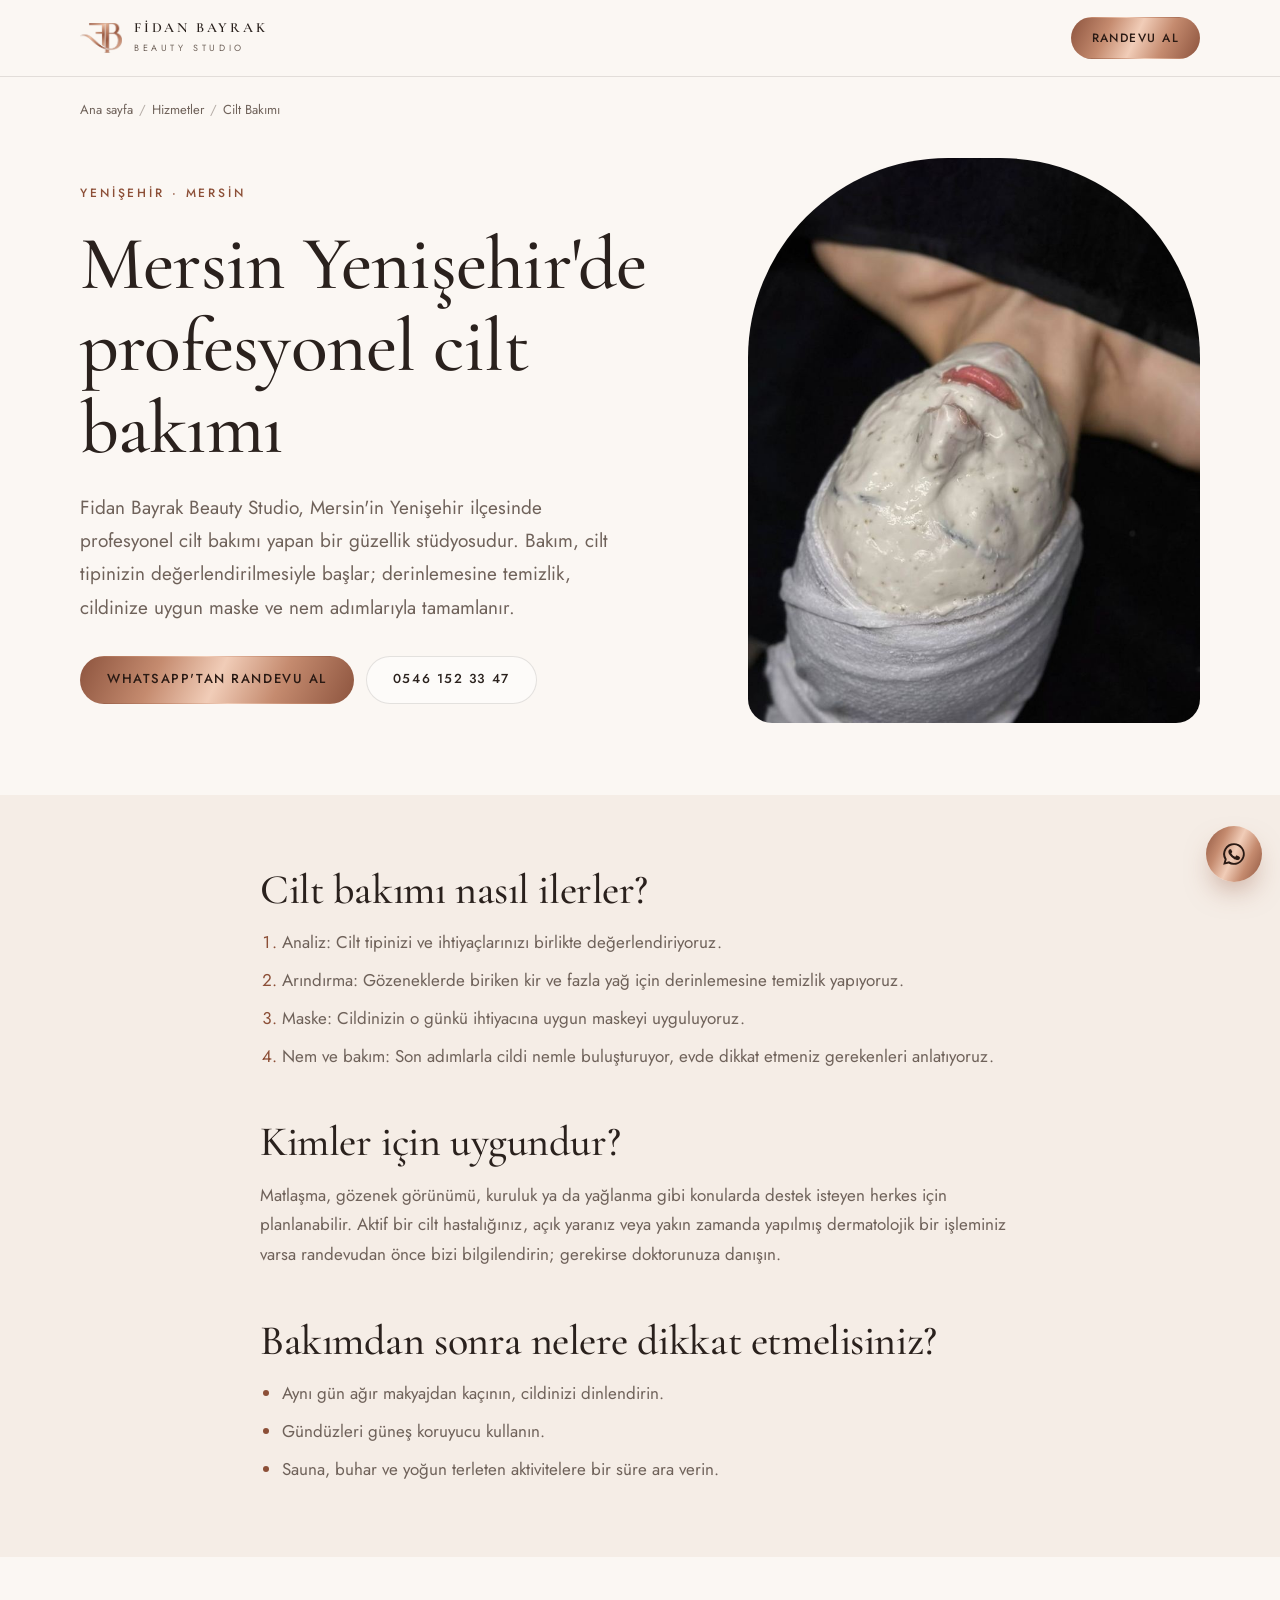
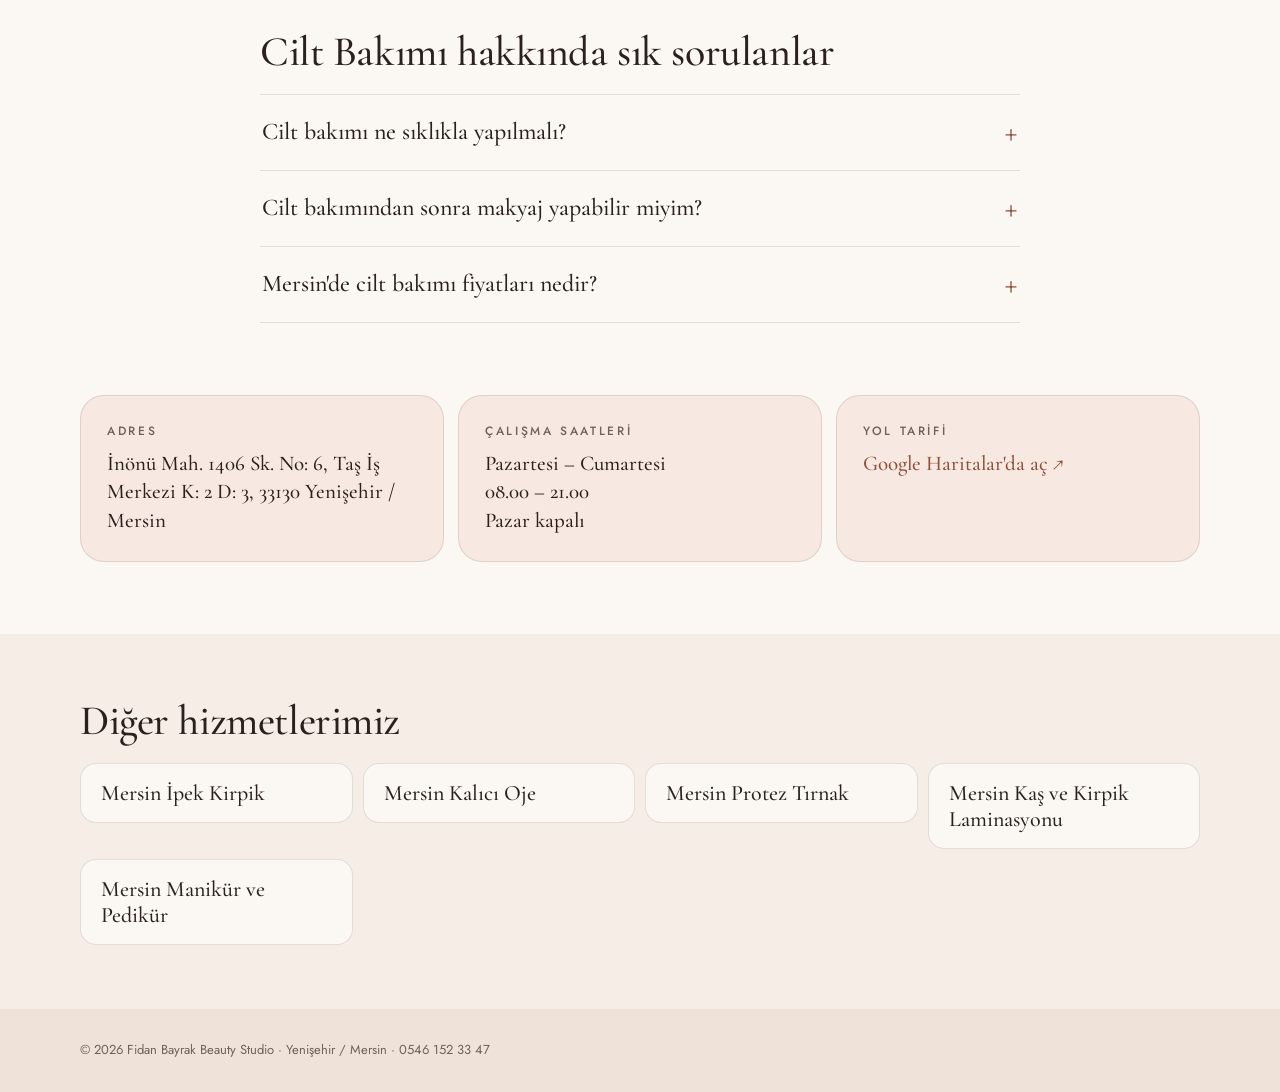
<file: hizmetler/cilt-bakimi-mersin/index.html>
<!doctype html>
<html lang="tr">
<head>
<meta charset="utf-8">
<meta name="viewport" content="width=device-width, initial-scale=1">
<meta name="theme-color" content="#fbf7f3">
<title>Mersin Cilt Bakımı | Yenişehir | Fidan Bayrak Beauty Studio</title>
<meta name="description" content="Mersin Yenişehir'de profesyonel cilt bakımı: cilt analizi, derinlemesine temizlik, maske ve nem adımları. Fidan Bayrak Beauty Studio'dan WhatsApp ile randevu alın.">
<meta name="robots" content="index, follow, max-image-preview:large">
<link rel="canonical" href="https://fidanbayrakbeautystudio.com/hizmetler/cilt-bakimi-mersin/">
<meta property="og:type" content="website">
<meta property="og:locale" content="tr_TR">
<meta property="og:site_name" content="Fidan Bayrak Beauty Studio">
<meta property="og:title" content="Mersin Cilt Bakımı | Yenişehir | Fidan Bayrak Beauty Studio">
<meta property="og:description" content="Mersin Yenişehir'de profesyonel cilt bakımı: cilt analizi, derinlemesine temizlik, maske ve nem adımları. Fidan Bayrak Beauty Studio'dan WhatsApp ile randevu alın.">
<meta property="og:url" content="https://fidanbayrakbeautystudio.com/hizmetler/cilt-bakimi-mersin/">
<meta property="og:image" content="https://fidanbayrakbeautystudio.com/media/cilt-bakimi-mersin.jpg">
<meta name="twitter:card" content="summary_large_image">
<link rel="icon" type="image/png" href="/media/fidan-bayrak-monogram.png">
<link rel="preconnect" href="https://fonts.googleapis.com">
<link rel="preconnect" href="https://fonts.gstatic.com" crossorigin>
<link href="https://fonts.googleapis.com/css2?family=Cormorant+Garamond:ital,wght@0,400;0,500;0,600;1,400;1,500&family=Jost:wght@300;400;500;600&display=swap" rel="stylesheet">
<link rel="stylesheet" href="/hizmet.css">
<script type="application/ld+json">
{
    "@context":  "https://schema.org",
    "@graph":  [
                   {
                       "@type":  "Service",
                       "@id":  "https://fidanbayrakbeautystudio.com/hizmetler/cilt-bakimi-mersin/#hizmet",
                       "name":  "Mersin Cilt Bakımı",
                       "serviceType":  "Cilt Bakımı",
                       "description":  "Fidan Bayrak Beauty Studio, Mersin\u0027in Yenişehir ilçesinde profesyonel cilt bakımı yapan bir güzellik stüdyosudur. Bakım, cilt tipinizin değerlendirilmesiyle başlar; derinlemesine temizlik, cildinize uygun maske ve nem adımlarıyla tamamlanır.",
                       "url":  "https://fidanbayrakbeautystudio.com/hizmetler/cilt-bakimi-mersin/",
                       "image":  "https://fidanbayrakbeautystudio.com/media/cilt-bakimi-mersin.jpg",
                       "provider":  {
                                        "@type":  "BeautySalon",
                                        "@id":  "https://fidanbayrakbeautystudio.com/#salon",
                                        "name":  "Fidan Bayrak Beauty Studio"
                                    },
                       "areaServed":  [
                                          {
                                              "@type":  "City",
                                              "name":  "Mersin"
                                          }
                                      ]
                   },
                   {
                       "@type":  "BreadcrumbList",
                       "itemListElement":  [
                                               {
                                                   "@type":  "ListItem",
                                                   "position":  1,
                                                   "name":  "Ana sayfa",
                                                   "item":  "https://fidanbayrakbeautystudio.com/"
                                               },
                                               {
                                                   "@type":  "ListItem",
                                                   "position":  2,
                                                   "name":  "Hizmetler",
                                                   "item":  "https://fidanbayrakbeautystudio.com/#hizmetler"
                                               },
                                               {
                                                   "@type":  "ListItem",
                                                   "position":  3,
                                                   "name":  "Cilt Bakımı",
                                                   "item":  "https://fidanbayrakbeautystudio.com/hizmetler/cilt-bakimi-mersin/"
                                               }
                                           ]
                   },
                   {
                       "@type":  "FAQPage",
                       "mainEntity":  [
                                          {
                                              "@type":  "Question",
                                              "name":  "Cilt bakımı ne sıklıkla yapılmalı?",
                                              "acceptedAnswer":  {
                                                                     "@type":  "Answer",
                                                                     "text":  "Cildin yenilenme döngüsü nedeniyle genellikle 3–4 haftada bir profesyonel cilt bakımı önerilir. İlk seansta cildinizi değerlendirip size uygun aralığı birlikte belirliyoruz."
                                                                 }
                                          },
                                          {
                                              "@type":  "Question",
                                              "name":  "Cilt bakımından sonra makyaj yapabilir miyim?",
                                              "acceptedAnswer":  {
                                                                     "@type":  "Answer",
                                                                     "text":  "Cildin dinlenmesi için aynı gün makyaj yapmamanız önerilir. Özel bir gününüz varsa bakımı birkaç gün önceye planlamak daha doğru olur."
                                                                 }
                                          },
                                          {
                                              "@type":  "Question",
                                              "name":  "Mersin\u0027de cilt bakımı fiyatları nedir?",
                                              "acceptedAnswer":  {
                                                                     "@type":  "Answer",
                                                                     "text":  "Fiyat, cildinizin ihtiyacına ve uygulanacak adımlara göre değişir. Güncel fiyat için bize WhatsApp\u0027tan veya 0546 152 33 47 numarasından ulaşabilirsiniz."
                                                                 }
                                          }
                                      ]
                   }
               ]
}
</script>
</head>
<body>
<header class="top">
  <div class="top-in">
    <a class="brand" href="/" aria-label="Fidan Bayrak Beauty Studio ana sayfa"><img src="/media/fidan-bayrak-monogram.png" alt="" width="362" height="266"><span><b>FİDAN BAYRAK</b><small>BEAUTY STUDIO</small></span></a>
    <a class="btn btn-metal" href="https://wa.me/905461523347?text=Merhaba%2C%20cilt%20bak%C4%B1m%C4%B1%20i%C3%A7in%20randevu%20almak%20istiyorum." target="_blank" rel="noreferrer">Randevu al</a>
  </div>
</header>
<nav class="crumbs" aria-label="Sayfa yolu"><ol><li><a href="/">Ana sayfa</a></li><li><a href="/#hizmetler">Hizmetler</a></li><li aria-current="page">Cilt Bakımı</li></ol></nav>
<main>
  <section class="wrap intro">
    <div>
      <span class="eyebrow">Yenişehir · Mersin</span>
      <h1>Mersin Yenişehir'de profesyonel cilt bakımı</h1>
      <p class="lead">Fidan Bayrak Beauty Studio, Mersin'in Yenişehir ilçesinde profesyonel cilt bakımı yapan bir güzellik stüdyosudur. Bakım, cilt tipinizin değerlendirilmesiyle başlar; derinlemesine temizlik, cildinize uygun maske ve nem adımlarıyla tamamlanır.</p>
      <div class="cta">
        <a class="btn btn-metal" href="https://wa.me/905461523347?text=Merhaba%2C%20cilt%20bak%C4%B1m%C4%B1%20i%C3%A7in%20randevu%20almak%20istiyorum." target="_blank" rel="noreferrer">WhatsApp'tan randevu al</a>
        <a class="btn btn-line" href="tel:+905461523347">0546 152 33 47</a>
      </div>
    </div>
    <figure><img src="/media/cilt-bakimi-mersin.jpg" alt="Mersin Yenişehir'de cilt bakımı sırasında maske uygulaması" width="760" height="1013" fetchpriority="high"></figure>
  </section>
  <section class="content"><div class="wrap">
    <div class="block"><h2>Cilt bakımı nasıl ilerler?</h2><ol><li>Analiz: Cilt tipinizi ve ihtiyaçlarınızı birlikte değerlendiriyoruz.</li><li>Arındırma: Gözeneklerde biriken kir ve fazla yağ için derinlemesine temizlik yapıyoruz.</li><li>Maske: Cildinizin o günkü ihtiyacına uygun maskeyi uyguluyoruz.</li><li>Nem ve bakım: Son adımlarla cildi nemle buluşturuyor, evde dikkat etmeniz gerekenleri anlatıyoruz.</li></ol></div>
    <div class="block"><h2>Kimler için uygundur?</h2><p>Matlaşma, gözenek görünümü, kuruluk ya da yağlanma gibi konularda destek isteyen herkes için planlanabilir. Aktif bir cilt hastalığınız, açık yaranız veya yakın zamanda yapılmış dermatolojik bir işleminiz varsa randevudan önce bizi bilgilendirin; gerekirse doktorunuza danışın.</p></div>
    <div class="block"><h2>Bakımdan sonra nelere dikkat etmelisiniz?</h2><ul><li>Aynı gün ağır makyajdan kaçının, cildinizi dinlendirin.</li><li>Gündüzleri güneş koruyucu kullanın.</li><li>Sauna, buhar ve yoğun terleten aktivitelere bir süre ara verin.</li></ul></div>
  </div></section>
  <section class="faq"><div class="wrap">
    <h2>Cilt Bakımı hakkında sık sorulanlar</h2>
    <details><summary>Cilt bakımı ne sıklıkla yapılmalı?</summary><p>Cildin yenilenme döngüsü nedeniyle genellikle 3–4 haftada bir profesyonel cilt bakımı önerilir. İlk seansta cildinizi değerlendirip size uygun aralığı birlikte belirliyoruz.</p></details>
    <details><summary>Cilt bakımından sonra makyaj yapabilir miyim?</summary><p>Cildin dinlenmesi için aynı gün makyaj yapmamanız önerilir. Özel bir gününüz varsa bakımı birkaç gün önceye planlamak daha doğru olur.</p></details>
    <details><summary>Mersin'de cilt bakımı fiyatları nedir?</summary><p>Fiyat, cildinizin ihtiyacına ve uygulanacak adımlara göre değişir. Güncel fiyat için bize WhatsApp'tan veya 0546 152 33 47 numarasından ulaşabilirsiniz.</p></details>
  </div></section>
  <section class="visit"><div class="wrap visit-in">
    <div class="card"><h2>Adres</h2><address>İnönü Mah. 1406 Sk. No: 6, Taş İş Merkezi K: 2 D: 3, 33130 Yenişehir / Mersin</address></div>
    <div class="card"><h2>Çalışma saatleri</h2><p>Pazartesi – Cumartesi<br>08.00 – 21.00<br>Pazar kapalı</p></div>
    <div class="card"><h2>Yol tarifi</h2><p><a href="https://www.google.com/maps/dir/?api=1&amp;destination=F%C4%B0DAN%20BAYRAK%20BEAUTY%20STUD%C4%B0O%2C%201406%20Sokak%2C%20Yeni%C5%9Fehir%2C%20Mersin" target="_blank" rel="noreferrer">Google Haritalar'da aç ↗</a></p></div>
  </div></section>
  <section class="others"><div class="wrap">
    <h2>Diğer hizmetlerimiz</h2>
    <ul>
      <li><a href="/hizmetler/ipek-kirpik-mersin/">Mersin İpek Kirpik</a></li>
      <li><a href="/hizmetler/kalici-oje-mersin/">Mersin Kalıcı Oje</a></li>
      <li><a href="/hizmetler/protez-tirnak-mersin/">Mersin Protez Tırnak</a></li>
      <li><a href="/hizmetler/kas-kirpik-laminasyonu-mersin/">Mersin Kaş ve Kirpik Laminasyonu</a></li>
      <li><a href="/hizmetler/manikur-pedikur-mersin/">Mersin Manikür ve Pedikür</a></li>
    </ul>
  </div></section>
</main>
<footer class="foot"><div class="wrap">© 2026 <a href="/">Fidan Bayrak Beauty Studio</a> · Yenişehir / Mersin · <a href="tel:+905461523347">0546 152 33 47</a></div></footer>
<a class="wa" href="https://wa.me/905461523347?text=Merhaba%2C%20cilt%20bak%C4%B1m%C4%B1%20i%C3%A7in%20randevu%20almak%20istiyorum." target="_blank" rel="noreferrer" aria-label="WhatsApp'tan yazın"><svg viewBox="0 0 24 24" fill="currentColor" aria-hidden="true"><path d="M12 2a10 10 0 0 0-8.6 15.1L2 22l5-1.3A10 10 0 1 0 12 2Zm0 18.2a8.2 8.2 0 0 1-4.2-1.2l-.3-.2-3 .8.8-2.9-.2-.3A8.2 8.2 0 1 1 12 20.2Zm4.5-6.1c-.2-.1-1.5-.7-1.7-.8s-.4-.1-.6.1-.7.8-.8 1-.3.2-.5.1a6.7 6.7 0 0 1-3.3-2.9c-.3-.4.3-.4.7-1.4.1-.2 0-.3 0-.4l-.8-1.8c-.2-.5-.4-.4-.6-.4h-.5a1 1 0 0 0-.7.3 3 3 0 0 0-.9 2.2 5.2 5.2 0 0 0 1.1 2.7 11.8 11.8 0 0 0 4.5 4c1.7.7 2.3.8 3.2.7.5-.1 1.5-.6 1.7-1.2s.2-1.1.2-1.2-.2-.2-.4-.3Z"/></svg></a>
</body>
</html>
</file>
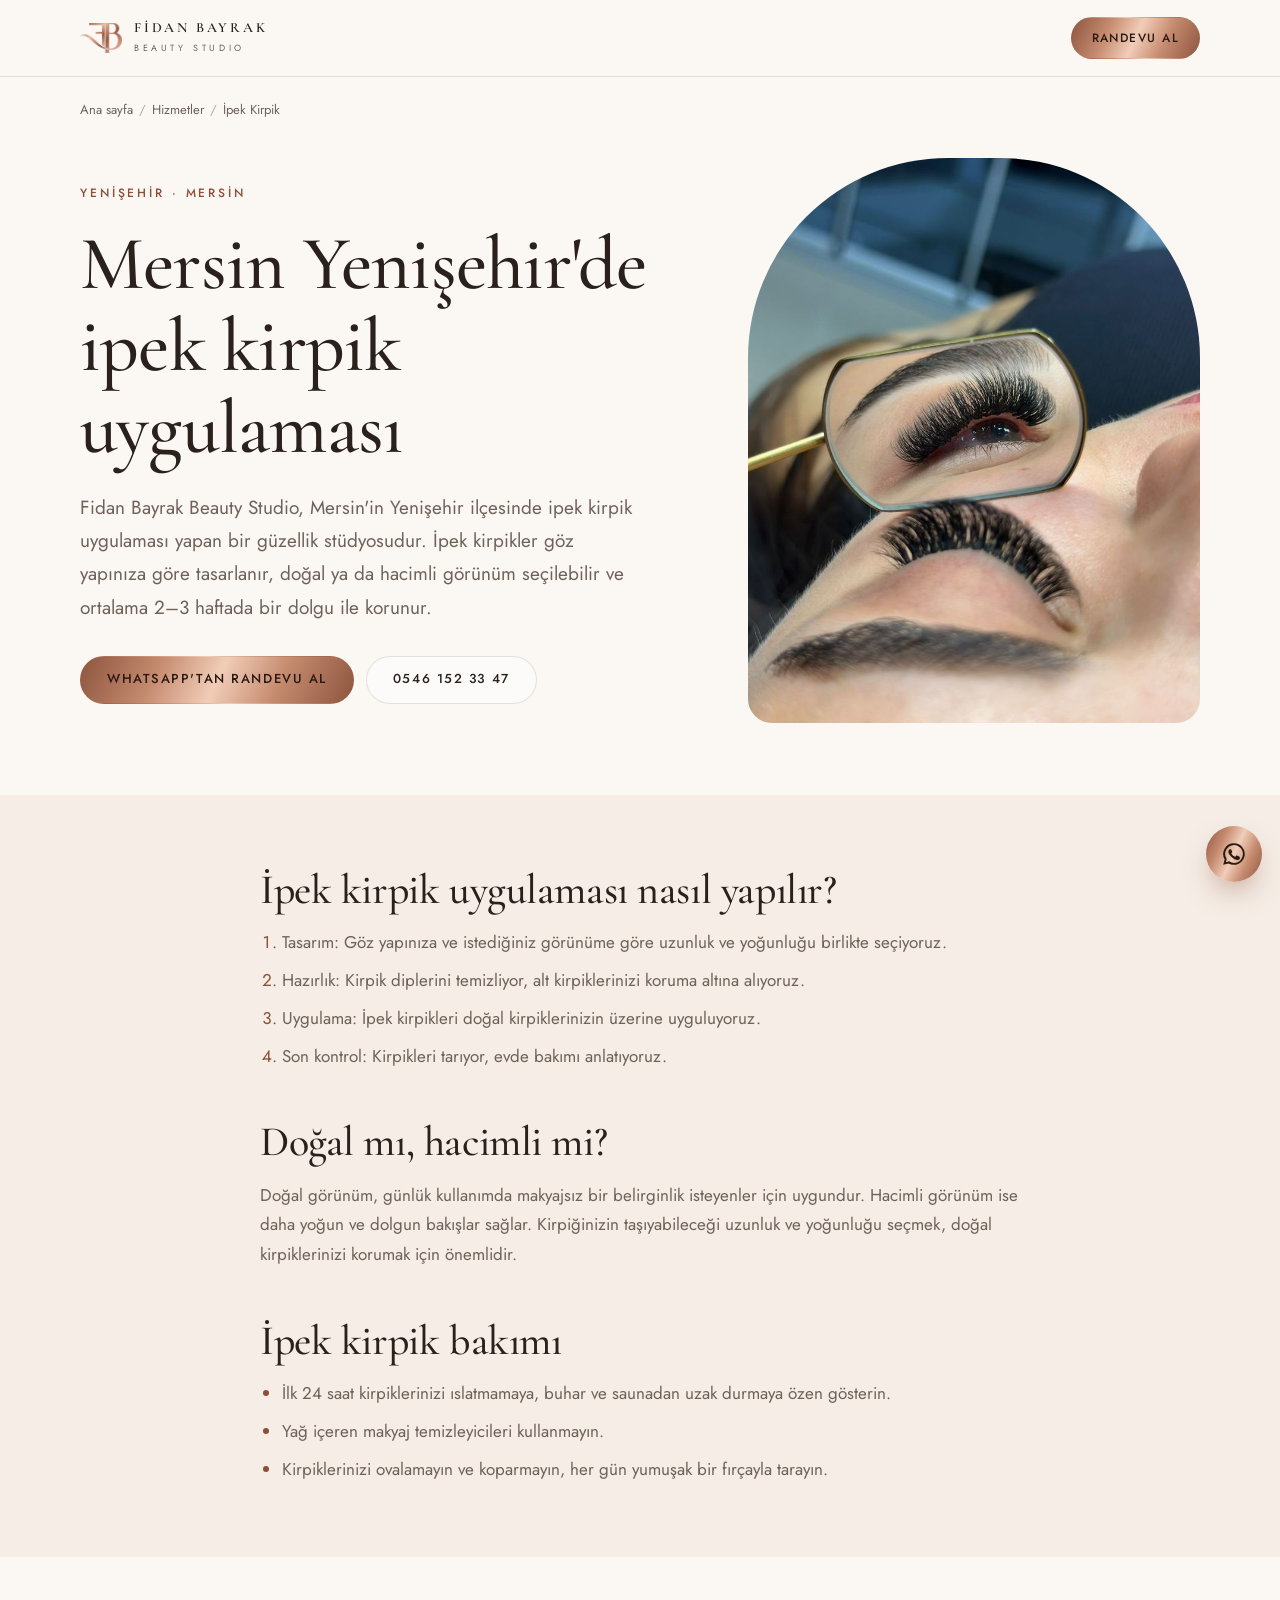
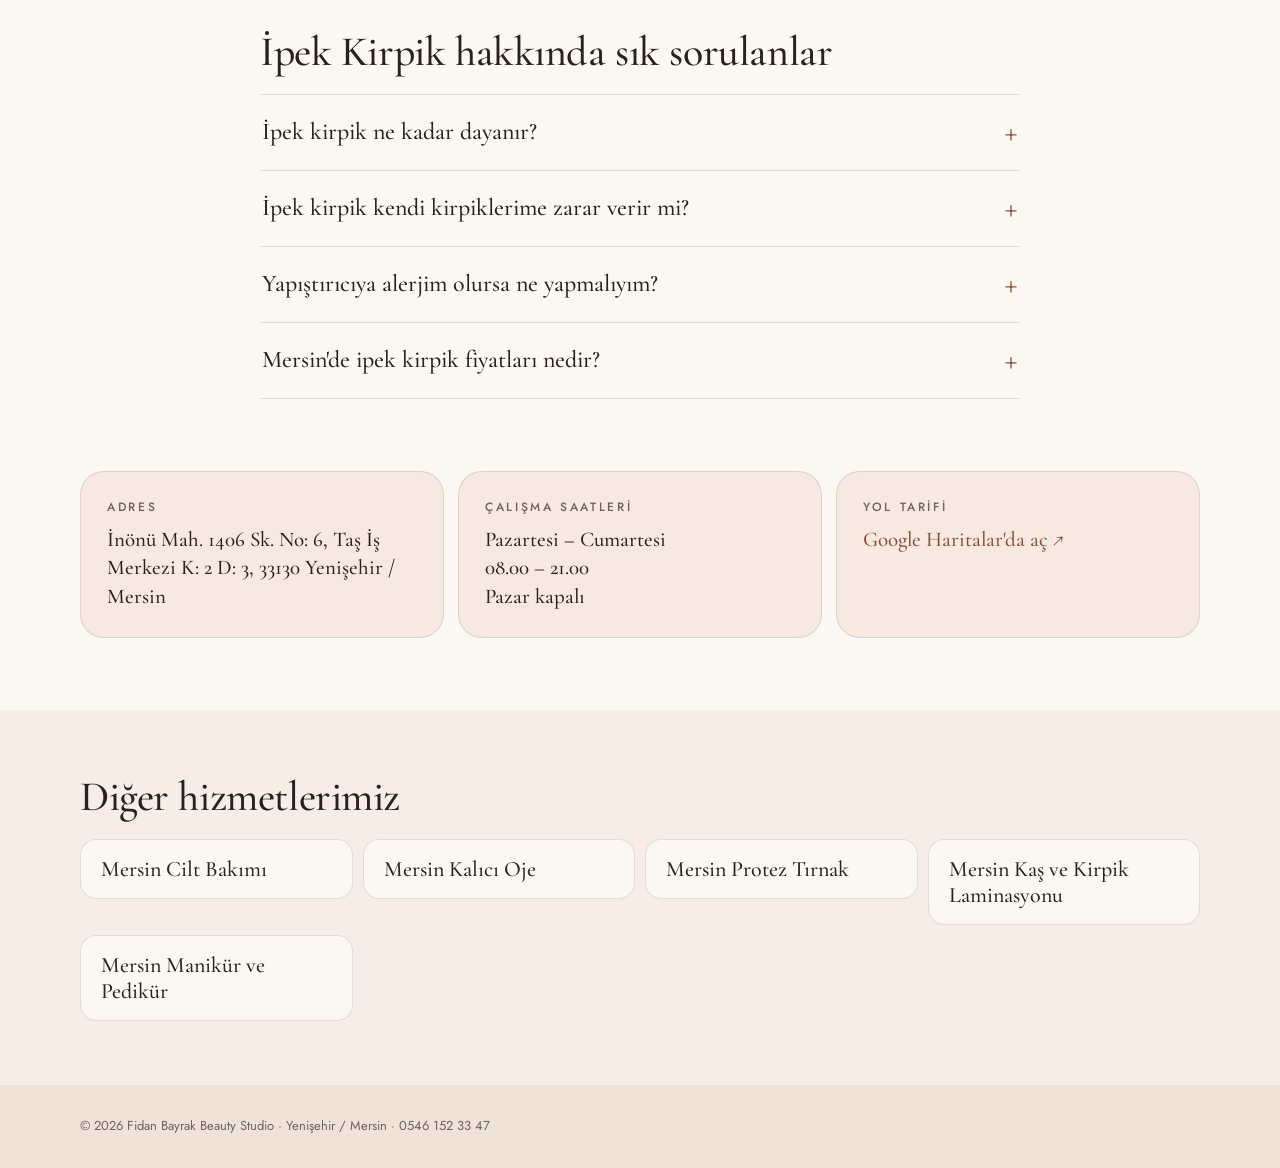
<file: hizmetler/ipek-kirpik-mersin/index.html>
<!doctype html>
<html lang="tr">
<head>
<meta charset="utf-8">
<meta name="viewport" content="width=device-width, initial-scale=1">
<meta name="theme-color" content="#fbf7f3">
<title>Mersin İpek Kirpik | Yenişehir | Fidan Bayrak Beauty Studio</title>
<meta name="description" content="Mersin Yenişehir'de göz yapınıza uygun doğal veya hacimli ipek kirpik uygulaması ve dolgu. Fidan Bayrak Beauty Studio'dan WhatsApp ile randevu alın.">
<meta name="robots" content="index, follow, max-image-preview:large">
<link rel="canonical" href="https://fidanbayrakbeautystudio.com/hizmetler/ipek-kirpik-mersin/">
<meta property="og:type" content="website">
<meta property="og:locale" content="tr_TR">
<meta property="og:site_name" content="Fidan Bayrak Beauty Studio">
<meta property="og:title" content="Mersin İpek Kirpik | Yenişehir | Fidan Bayrak Beauty Studio">
<meta property="og:description" content="Mersin Yenişehir'de göz yapınıza uygun doğal veya hacimli ipek kirpik uygulaması ve dolgu. Fidan Bayrak Beauty Studio'dan WhatsApp ile randevu alın.">
<meta property="og:url" content="https://fidanbayrakbeautystudio.com/hizmetler/ipek-kirpik-mersin/">
<meta property="og:image" content="https://fidanbayrakbeautystudio.com/media/ipek-kirpik-mersin.jpg">
<meta name="twitter:card" content="summary_large_image">
<link rel="icon" type="image/png" href="/media/fidan-bayrak-monogram.png">
<link rel="preconnect" href="https://fonts.googleapis.com">
<link rel="preconnect" href="https://fonts.gstatic.com" crossorigin>
<link href="https://fonts.googleapis.com/css2?family=Cormorant+Garamond:ital,wght@0,400;0,500;0,600;1,400;1,500&family=Jost:wght@300;400;500;600&display=swap" rel="stylesheet">
<link rel="stylesheet" href="/hizmet.css">
<script type="application/ld+json">
{
    "@context":  "https://schema.org",
    "@graph":  [
                   {
                       "@type":  "Service",
                       "@id":  "https://fidanbayrakbeautystudio.com/hizmetler/ipek-kirpik-mersin/#hizmet",
                       "name":  "Mersin İpek Kirpik",
                       "serviceType":  "İpek Kirpik",
                       "description":  "Fidan Bayrak Beauty Studio, Mersin\u0027in Yenişehir ilçesinde ipek kirpik uygulaması yapan bir güzellik stüdyosudur. İpek kirpikler göz yapınıza göre tasarlanır, doğal ya da hacimli görünüm seçilebilir ve ortalama 2–3 haftada bir dolgu ile korunur.",
                       "url":  "https://fidanbayrakbeautystudio.com/hizmetler/ipek-kirpik-mersin/",
                       "image":  "https://fidanbayrakbeautystudio.com/media/ipek-kirpik-mersin.jpg",
                       "provider":  {
                                        "@type":  "BeautySalon",
                                        "@id":  "https://fidanbayrakbeautystudio.com/#salon",
                                        "name":  "Fidan Bayrak Beauty Studio"
                                    },
                       "areaServed":  [
                                          {
                                              "@type":  "City",
                                              "name":  "Mersin"
                                          }
                                      ]
                   },
                   {
                       "@type":  "BreadcrumbList",
                       "itemListElement":  [
                                               {
                                                   "@type":  "ListItem",
                                                   "position":  1,
                                                   "name":  "Ana sayfa",
                                                   "item":  "https://fidanbayrakbeautystudio.com/"
                                               },
                                               {
                                                   "@type":  "ListItem",
                                                   "position":  2,
                                                   "name":  "Hizmetler",
                                                   "item":  "https://fidanbayrakbeautystudio.com/#hizmetler"
                                               },
                                               {
                                                   "@type":  "ListItem",
                                                   "position":  3,
                                                   "name":  "İpek Kirpik",
                                                   "item":  "https://fidanbayrakbeautystudio.com/hizmetler/ipek-kirpik-mersin/"
                                               }
                                           ]
                   },
                   {
                       "@type":  "FAQPage",
                       "mainEntity":  [
                                          {
                                              "@type":  "Question",
                                              "name":  "İpek kirpik ne kadar dayanır?",
                                              "acceptedAnswer":  {
                                                                     "@type":  "Answer",
                                                                     "text":  "Doğal kirpikler döküldükçe ipek kirpikler de azalır. Bu yüzden görünümü korumak için ortalama 2–3 haftada bir dolgu önerilir."
                                                                 }
                                          },
                                          {
                                              "@type":  "Question",
                                              "name":  "İpek kirpik kendi kirpiklerime zarar verir mi?",
                                              "acceptedAnswer":  {
                                                                     "@type":  "Answer",
                                                                     "text":  "Kirpiğinizin taşıyabileceği uzunluk ve yoğunluk seçildiğinde ve bakıma dikkat edildiğinde risk azalır. Asıl zararı ovalamak ve kirpikleri koparmak verir."
                                                                 }
                                          },
                                          {
                                              "@type":  "Question",
                                              "name":  "Yapıştırıcıya alerjim olursa ne yapmalıyım?",
                                              "acceptedAnswer":  {
                                                                     "@type":  "Answer",
                                                                     "text":  "Daha önce kirpik yapıştırıcısına veya göz çevresine uygulanan bir ürüne tepki verdiyseniz randevudan önce bizi bilgilendirin. Uygulama sonrası kaşıntı, kızarıklık veya şişlik olursa doktora başvurun."
                                                                 }
                                          },
                                          {
                                              "@type":  "Question",
                                              "name":  "Mersin\u0027de ipek kirpik fiyatları nedir?",
                                              "acceptedAnswer":  {
                                                                     "@type":  "Answer",
                                                                     "text":  "Fiyat seçtiğiniz görünüme ve uygulamaya göre değişir. Güncel fiyat için bize WhatsApp\u0027tan veya 0546 152 33 47 numarasından ulaşabilirsiniz."
                                                                 }
                                          }
                                      ]
                   }
               ]
}
</script>
</head>
<body>
<header class="top">
  <div class="top-in">
    <a class="brand" href="/" aria-label="Fidan Bayrak Beauty Studio ana sayfa"><img src="/media/fidan-bayrak-monogram.png" alt="" width="362" height="266"><span><b>FİDAN BAYRAK</b><small>BEAUTY STUDIO</small></span></a>
    <a class="btn btn-metal" href="https://wa.me/905461523347?text=Merhaba%2C%20ipek%20kirpik%20i%C3%A7in%20randevu%20almak%20istiyorum." target="_blank" rel="noreferrer">Randevu al</a>
  </div>
</header>
<nav class="crumbs" aria-label="Sayfa yolu"><ol><li><a href="/">Ana sayfa</a></li><li><a href="/#hizmetler">Hizmetler</a></li><li aria-current="page">İpek Kirpik</li></ol></nav>
<main>
  <section class="wrap intro">
    <div>
      <span class="eyebrow">Yenişehir · Mersin</span>
      <h1>Mersin Yenişehir'de ipek kirpik uygulaması</h1>
      <p class="lead">Fidan Bayrak Beauty Studio, Mersin'in Yenişehir ilçesinde ipek kirpik uygulaması yapan bir güzellik stüdyosudur. İpek kirpikler göz yapınıza göre tasarlanır, doğal ya da hacimli görünüm seçilebilir ve ortalama 2–3 haftada bir dolgu ile korunur.</p>
      <div class="cta">
        <a class="btn btn-metal" href="https://wa.me/905461523347?text=Merhaba%2C%20ipek%20kirpik%20i%C3%A7in%20randevu%20almak%20istiyorum." target="_blank" rel="noreferrer">WhatsApp'tan randevu al</a>
        <a class="btn btn-line" href="tel:+905461523347">0546 152 33 47</a>
      </div>
    </div>
    <figure><img src="/media/ipek-kirpik-mersin.jpg" alt="Mersin Yenişehir'de ipek kirpik uygulaması yakın plan" width="760" height="1013" fetchpriority="high"></figure>
  </section>
  <section class="content"><div class="wrap">
    <div class="block"><h2>İpek kirpik uygulaması nasıl yapılır?</h2><ol><li>Tasarım: Göz yapınıza ve istediğiniz görünüme göre uzunluk ve yoğunluğu birlikte seçiyoruz.</li><li>Hazırlık: Kirpik diplerini temizliyor, alt kirpiklerinizi koruma altına alıyoruz.</li><li>Uygulama: İpek kirpikleri doğal kirpiklerinizin üzerine uyguluyoruz.</li><li>Son kontrol: Kirpikleri tarıyor, evde bakımı anlatıyoruz.</li></ol></div>
    <div class="block"><h2>Doğal mı, hacimli mi?</h2><p>Doğal görünüm, günlük kullanımda makyajsız bir belirginlik isteyenler için uygundur. Hacimli görünüm ise daha yoğun ve dolgun bakışlar sağlar. Kirpiğinizin taşıyabileceği uzunluk ve yoğunluğu seçmek, doğal kirpiklerinizi korumak için önemlidir.</p></div>
    <div class="block"><h2>İpek kirpik bakımı</h2><ul><li>İlk 24 saat kirpiklerinizi ıslatmamaya, buhar ve saunadan uzak durmaya özen gösterin.</li><li>Yağ içeren makyaj temizleyicileri kullanmayın.</li><li>Kirpiklerinizi ovalamayın ve koparmayın, her gün yumuşak bir fırçayla tarayın.</li></ul></div>
  </div></section>
  <section class="faq"><div class="wrap">
    <h2>İpek Kirpik hakkında sık sorulanlar</h2>
    <details><summary>İpek kirpik ne kadar dayanır?</summary><p>Doğal kirpikler döküldükçe ipek kirpikler de azalır. Bu yüzden görünümü korumak için ortalama 2–3 haftada bir dolgu önerilir.</p></details>
    <details><summary>İpek kirpik kendi kirpiklerime zarar verir mi?</summary><p>Kirpiğinizin taşıyabileceği uzunluk ve yoğunluk seçildiğinde ve bakıma dikkat edildiğinde risk azalır. Asıl zararı ovalamak ve kirpikleri koparmak verir.</p></details>
    <details><summary>Yapıştırıcıya alerjim olursa ne yapmalıyım?</summary><p>Daha önce kirpik yapıştırıcısına veya göz çevresine uygulanan bir ürüne tepki verdiyseniz randevudan önce bizi bilgilendirin. Uygulama sonrası kaşıntı, kızarıklık veya şişlik olursa doktora başvurun.</p></details>
    <details><summary>Mersin'de ipek kirpik fiyatları nedir?</summary><p>Fiyat seçtiğiniz görünüme ve uygulamaya göre değişir. Güncel fiyat için bize WhatsApp'tan veya 0546 152 33 47 numarasından ulaşabilirsiniz.</p></details>
  </div></section>
  <section class="visit"><div class="wrap visit-in">
    <div class="card"><h2>Adres</h2><address>İnönü Mah. 1406 Sk. No: 6, Taş İş Merkezi K: 2 D: 3, 33130 Yenişehir / Mersin</address></div>
    <div class="card"><h2>Çalışma saatleri</h2><p>Pazartesi – Cumartesi<br>08.00 – 21.00<br>Pazar kapalı</p></div>
    <div class="card"><h2>Yol tarifi</h2><p><a href="https://www.google.com/maps/dir/?api=1&amp;destination=F%C4%B0DAN%20BAYRAK%20BEAUTY%20STUD%C4%B0O%2C%201406%20Sokak%2C%20Yeni%C5%9Fehir%2C%20Mersin" target="_blank" rel="noreferrer">Google Haritalar'da aç ↗</a></p></div>
  </div></section>
  <section class="others"><div class="wrap">
    <h2>Diğer hizmetlerimiz</h2>
    <ul>
      <li><a href="/hizmetler/cilt-bakimi-mersin/">Mersin Cilt Bakımı</a></li>
      <li><a href="/hizmetler/kalici-oje-mersin/">Mersin Kalıcı Oje</a></li>
      <li><a href="/hizmetler/protez-tirnak-mersin/">Mersin Protez Tırnak</a></li>
      <li><a href="/hizmetler/kas-kirpik-laminasyonu-mersin/">Mersin Kaş ve Kirpik Laminasyonu</a></li>
      <li><a href="/hizmetler/manikur-pedikur-mersin/">Mersin Manikür ve Pedikür</a></li>
    </ul>
  </div></section>
</main>
<footer class="foot"><div class="wrap">© 2026 <a href="/">Fidan Bayrak Beauty Studio</a> · Yenişehir / Mersin · <a href="tel:+905461523347">0546 152 33 47</a></div></footer>
<a class="wa" href="https://wa.me/905461523347?text=Merhaba%2C%20ipek%20kirpik%20i%C3%A7in%20randevu%20almak%20istiyorum." target="_blank" rel="noreferrer" aria-label="WhatsApp'tan yazın"><svg viewBox="0 0 24 24" fill="currentColor" aria-hidden="true"><path d="M12 2a10 10 0 0 0-8.6 15.1L2 22l5-1.3A10 10 0 1 0 12 2Zm0 18.2a8.2 8.2 0 0 1-4.2-1.2l-.3-.2-3 .8.8-2.9-.2-.3A8.2 8.2 0 1 1 12 20.2Zm4.5-6.1c-.2-.1-1.5-.7-1.7-.8s-.4-.1-.6.1-.7.8-.8 1-.3.2-.5.1a6.7 6.7 0 0 1-3.3-2.9c-.3-.4.3-.4.7-1.4.1-.2 0-.3 0-.4l-.8-1.8c-.2-.5-.4-.4-.6-.4h-.5a1 1 0 0 0-.7.3 3 3 0 0 0-.9 2.2 5.2 5.2 0 0 0 1.1 2.7 11.8 11.8 0 0 0 4.5 4c1.7.7 2.3.8 3.2.7.5-.1 1.5-.6 1.7-1.2s.2-1.1.2-1.2-.2-.2-.4-.3Z"/></svg></a>
</body>
</html>
</file>
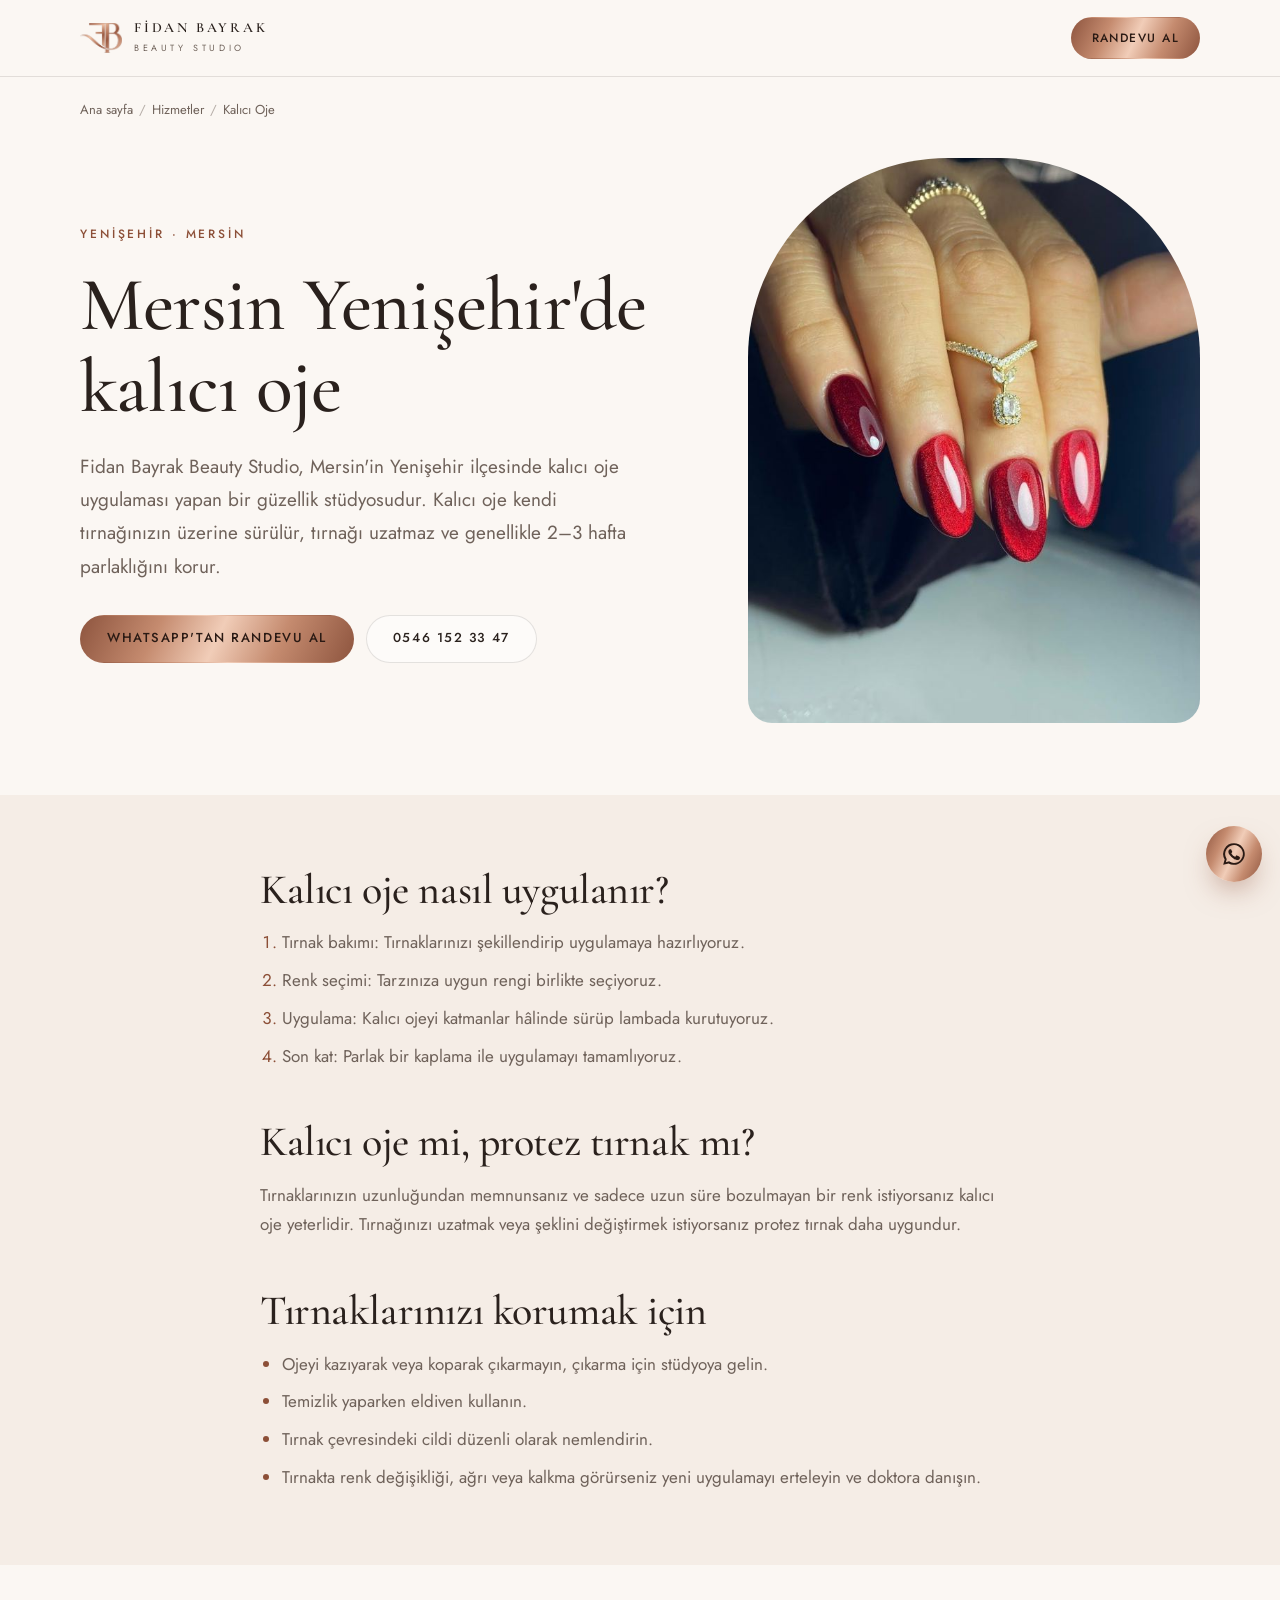
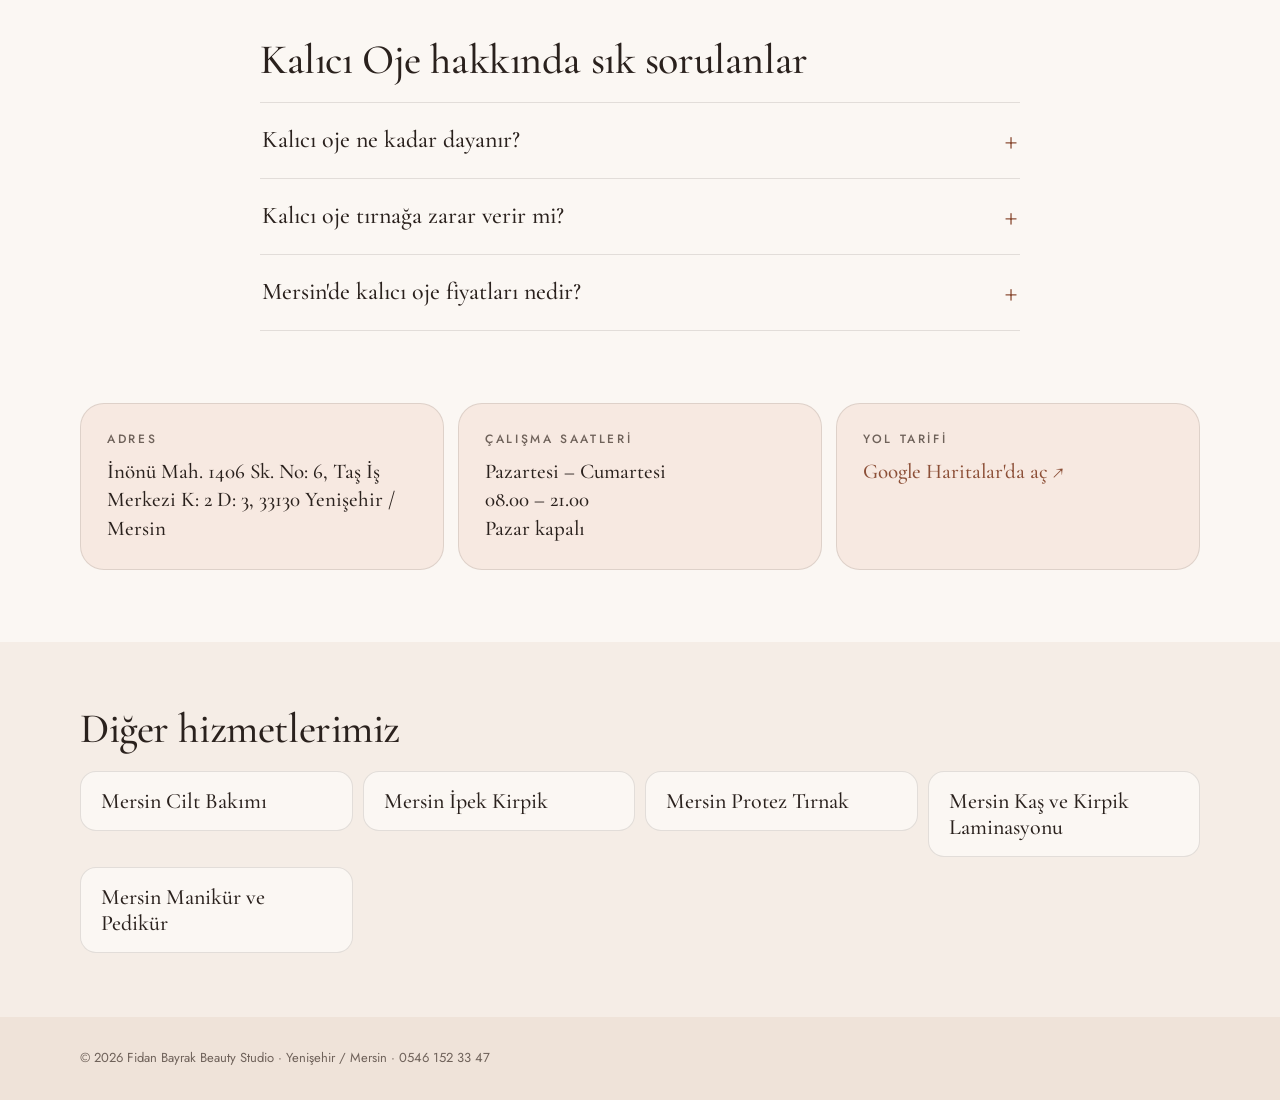
<file: hizmetler/kalici-oje-mersin/index.html>
<!doctype html>
<html lang="tr">
<head>
<meta charset="utf-8">
<meta name="viewport" content="width=device-width, initial-scale=1">
<meta name="theme-color" content="#fbf7f3">
<title>Mersin Kalıcı Oje | Yenişehir | Fidan Bayrak Beauty Studio</title>
<meta name="description" content="Mersin Yenişehir'de tırnak bakımıyla birlikte kalıcı oje uygulaması. Renk seçimi sizden. Fidan Bayrak Beauty Studio'dan WhatsApp ile randevu alın.">
<meta name="robots" content="index, follow, max-image-preview:large">
<link rel="canonical" href="https://fidanbayrakbeautystudio.com/hizmetler/kalici-oje-mersin/">
<meta property="og:type" content="website">
<meta property="og:locale" content="tr_TR">
<meta property="og:site_name" content="Fidan Bayrak Beauty Studio">
<meta property="og:title" content="Mersin Kalıcı Oje | Yenişehir | Fidan Bayrak Beauty Studio">
<meta property="og:description" content="Mersin Yenişehir'de tırnak bakımıyla birlikte kalıcı oje uygulaması. Renk seçimi sizden. Fidan Bayrak Beauty Studio'dan WhatsApp ile randevu alın.">
<meta property="og:url" content="https://fidanbayrakbeautystudio.com/hizmetler/kalici-oje-mersin/">
<meta property="og:image" content="https://fidanbayrakbeautystudio.com/media/kalici-oje-mersin.jpg">
<meta name="twitter:card" content="summary_large_image">
<link rel="icon" type="image/png" href="/media/fidan-bayrak-monogram.png">
<link rel="preconnect" href="https://fonts.googleapis.com">
<link rel="preconnect" href="https://fonts.gstatic.com" crossorigin>
<link href="https://fonts.googleapis.com/css2?family=Cormorant+Garamond:ital,wght@0,400;0,500;0,600;1,400;1,500&family=Jost:wght@300;400;500;600&display=swap" rel="stylesheet">
<link rel="stylesheet" href="/hizmet.css">
<script type="application/ld+json">
{
    "@context":  "https://schema.org",
    "@graph":  [
                   {
                       "@type":  "Service",
                       "@id":  "https://fidanbayrakbeautystudio.com/hizmetler/kalici-oje-mersin/#hizmet",
                       "name":  "Mersin Kalıcı Oje",
                       "serviceType":  "Kalıcı Oje",
                       "description":  "Fidan Bayrak Beauty Studio, Mersin\u0027in Yenişehir ilçesinde kalıcı oje uygulaması yapan bir güzellik stüdyosudur. Kalıcı oje kendi tırnağınızın üzerine sürülür, tırnağı uzatmaz ve genellikle 2–3 hafta parlaklığını korur.",
                       "url":  "https://fidanbayrakbeautystudio.com/hizmetler/kalici-oje-mersin/",
                       "image":  "https://fidanbayrakbeautystudio.com/media/kalici-oje-mersin.jpg",
                       "provider":  {
                                        "@type":  "BeautySalon",
                                        "@id":  "https://fidanbayrakbeautystudio.com/#salon",
                                        "name":  "Fidan Bayrak Beauty Studio"
                                    },
                       "areaServed":  [
                                          {
                                              "@type":  "City",
                                              "name":  "Mersin"
                                          }
                                      ]
                   },
                   {
                       "@type":  "BreadcrumbList",
                       "itemListElement":  [
                                               {
                                                   "@type":  "ListItem",
                                                   "position":  1,
                                                   "name":  "Ana sayfa",
                                                   "item":  "https://fidanbayrakbeautystudio.com/"
                                               },
                                               {
                                                   "@type":  "ListItem",
                                                   "position":  2,
                                                   "name":  "Hizmetler",
                                                   "item":  "https://fidanbayrakbeautystudio.com/#hizmetler"
                                               },
                                               {
                                                   "@type":  "ListItem",
                                                   "position":  3,
                                                   "name":  "Kalıcı Oje",
                                                   "item":  "https://fidanbayrakbeautystudio.com/hizmetler/kalici-oje-mersin/"
                                               }
                                           ]
                   },
                   {
                       "@type":  "FAQPage",
                       "mainEntity":  [
                                          {
                                              "@type":  "Question",
                                              "name":  "Kalıcı oje ne kadar dayanır?",
                                              "acceptedAnswer":  {
                                                                     "@type":  "Answer",
                                                                     "text":  "Tırnak uzama hızınıza ve günlük kullanıma göre değişmekle birlikte genellikle 2–3 hafta dayanır."
                                                                 }
                                          },
                                          {
                                              "@type":  "Question",
                                              "name":  "Kalıcı oje tırnağa zarar verir mi?",
                                              "acceptedAnswer":  {
                                                                     "@type":  "Answer",
                                                                     "text":  "Tırnağı en çok zorlayan, ojeyi koparmak veya kazıyarak çıkarmaktır. Doğru uygulama ve doğru çıkarma, tırnak sağlığını korumanın en önemli adımlarıdır."
                                                                 }
                                          },
                                          {
                                              "@type":  "Question",
                                              "name":  "Mersin\u0027de kalıcı oje fiyatları nedir?",
                                              "acceptedAnswer":  {
                                                                     "@type":  "Answer",
                                                                     "text":  "Güncel fiyat için bize WhatsApp\u0027tan veya 0546 152 33 47 numarasından ulaşabilirsiniz."
                                                                 }
                                          }
                                      ]
                   }
               ]
}
</script>
</head>
<body>
<header class="top">
  <div class="top-in">
    <a class="brand" href="/" aria-label="Fidan Bayrak Beauty Studio ana sayfa"><img src="/media/fidan-bayrak-monogram.png" alt="" width="362" height="266"><span><b>FİDAN BAYRAK</b><small>BEAUTY STUDIO</small></span></a>
    <a class="btn btn-metal" href="https://wa.me/905461523347?text=Merhaba%2C%20kal%C4%B1c%C4%B1%20oje%20i%C3%A7in%20randevu%20almak%20istiyorum." target="_blank" rel="noreferrer">Randevu al</a>
  </div>
</header>
<nav class="crumbs" aria-label="Sayfa yolu"><ol><li><a href="/">Ana sayfa</a></li><li><a href="/#hizmetler">Hizmetler</a></li><li aria-current="page">Kalıcı Oje</li></ol></nav>
<main>
  <section class="wrap intro">
    <div>
      <span class="eyebrow">Yenişehir · Mersin</span>
      <h1>Mersin Yenişehir'de kalıcı oje</h1>
      <p class="lead">Fidan Bayrak Beauty Studio, Mersin'in Yenişehir ilçesinde kalıcı oje uygulaması yapan bir güzellik stüdyosudur. Kalıcı oje kendi tırnağınızın üzerine sürülür, tırnağı uzatmaz ve genellikle 2–3 hafta parlaklığını korur.</p>
      <div class="cta">
        <a class="btn btn-metal" href="https://wa.me/905461523347?text=Merhaba%2C%20kal%C4%B1c%C4%B1%20oje%20i%C3%A7in%20randevu%20almak%20istiyorum." target="_blank" rel="noreferrer">WhatsApp'tan randevu al</a>
        <a class="btn btn-line" href="tel:+905461523347">0546 152 33 47</a>
      </div>
    </div>
    <figure><img src="/media/kalici-oje-mersin.jpg" alt="Mersin Yenişehir'de kırmızı kalıcı oje uygulaması" width="647" height="1150" fetchpriority="high"></figure>
  </section>
  <section class="content"><div class="wrap">
    <div class="block"><h2>Kalıcı oje nasıl uygulanır?</h2><ol><li>Tırnak bakımı: Tırnaklarınızı şekillendirip uygulamaya hazırlıyoruz.</li><li>Renk seçimi: Tarzınıza uygun rengi birlikte seçiyoruz.</li><li>Uygulama: Kalıcı ojeyi katmanlar hâlinde sürüp lambada kurutuyoruz.</li><li>Son kat: Parlak bir kaplama ile uygulamayı tamamlıyoruz.</li></ol></div>
    <div class="block"><h2>Kalıcı oje mi, protez tırnak mı?</h2><p>Tırnaklarınızın uzunluğundan memnunsanız ve sadece uzun süre bozulmayan bir renk istiyorsanız kalıcı oje yeterlidir. Tırnağınızı uzatmak veya şeklini değiştirmek istiyorsanız protez tırnak daha uygundur.</p></div>
    <div class="block"><h2>Tırnaklarınızı korumak için</h2><ul><li>Ojeyi kazıyarak veya koparak çıkarmayın, çıkarma için stüdyoya gelin.</li><li>Temizlik yaparken eldiven kullanın.</li><li>Tırnak çevresindeki cildi düzenli olarak nemlendirin.</li><li>Tırnakta renk değişikliği, ağrı veya kalkma görürseniz yeni uygulamayı erteleyin ve doktora danışın.</li></ul></div>
  </div></section>
  <section class="faq"><div class="wrap">
    <h2>Kalıcı Oje hakkında sık sorulanlar</h2>
    <details><summary>Kalıcı oje ne kadar dayanır?</summary><p>Tırnak uzama hızınıza ve günlük kullanıma göre değişmekle birlikte genellikle 2–3 hafta dayanır.</p></details>
    <details><summary>Kalıcı oje tırnağa zarar verir mi?</summary><p>Tırnağı en çok zorlayan, ojeyi koparmak veya kazıyarak çıkarmaktır. Doğru uygulama ve doğru çıkarma, tırnak sağlığını korumanın en önemli adımlarıdır.</p></details>
    <details><summary>Mersin'de kalıcı oje fiyatları nedir?</summary><p>Güncel fiyat için bize WhatsApp'tan veya 0546 152 33 47 numarasından ulaşabilirsiniz.</p></details>
  </div></section>
  <section class="visit"><div class="wrap visit-in">
    <div class="card"><h2>Adres</h2><address>İnönü Mah. 1406 Sk. No: 6, Taş İş Merkezi K: 2 D: 3, 33130 Yenişehir / Mersin</address></div>
    <div class="card"><h2>Çalışma saatleri</h2><p>Pazartesi – Cumartesi<br>08.00 – 21.00<br>Pazar kapalı</p></div>
    <div class="card"><h2>Yol tarifi</h2><p><a href="https://www.google.com/maps/dir/?api=1&amp;destination=F%C4%B0DAN%20BAYRAK%20BEAUTY%20STUD%C4%B0O%2C%201406%20Sokak%2C%20Yeni%C5%9Fehir%2C%20Mersin" target="_blank" rel="noreferrer">Google Haritalar'da aç ↗</a></p></div>
  </div></section>
  <section class="others"><div class="wrap">
    <h2>Diğer hizmetlerimiz</h2>
    <ul>
      <li><a href="/hizmetler/cilt-bakimi-mersin/">Mersin Cilt Bakımı</a></li>
      <li><a href="/hizmetler/ipek-kirpik-mersin/">Mersin İpek Kirpik</a></li>
      <li><a href="/hizmetler/protez-tirnak-mersin/">Mersin Protez Tırnak</a></li>
      <li><a href="/hizmetler/kas-kirpik-laminasyonu-mersin/">Mersin Kaş ve Kirpik Laminasyonu</a></li>
      <li><a href="/hizmetler/manikur-pedikur-mersin/">Mersin Manikür ve Pedikür</a></li>
    </ul>
  </div></section>
</main>
<footer class="foot"><div class="wrap">© 2026 <a href="/">Fidan Bayrak Beauty Studio</a> · Yenişehir / Mersin · <a href="tel:+905461523347">0546 152 33 47</a></div></footer>
<a class="wa" href="https://wa.me/905461523347?text=Merhaba%2C%20kal%C4%B1c%C4%B1%20oje%20i%C3%A7in%20randevu%20almak%20istiyorum." target="_blank" rel="noreferrer" aria-label="WhatsApp'tan yazın"><svg viewBox="0 0 24 24" fill="currentColor" aria-hidden="true"><path d="M12 2a10 10 0 0 0-8.6 15.1L2 22l5-1.3A10 10 0 1 0 12 2Zm0 18.2a8.2 8.2 0 0 1-4.2-1.2l-.3-.2-3 .8.8-2.9-.2-.3A8.2 8.2 0 1 1 12 20.2Zm4.5-6.1c-.2-.1-1.5-.7-1.7-.8s-.4-.1-.6.1-.7.8-.8 1-.3.2-.5.1a6.7 6.7 0 0 1-3.3-2.9c-.3-.4.3-.4.7-1.4.1-.2 0-.3 0-.4l-.8-1.8c-.2-.5-.4-.4-.6-.4h-.5a1 1 0 0 0-.7.3 3 3 0 0 0-.9 2.2 5.2 5.2 0 0 0 1.1 2.7 11.8 11.8 0 0 0 4.5 4c1.7.7 2.3.8 3.2.7.5-.1 1.5-.6 1.7-1.2s.2-1.1.2-1.2-.2-.2-.4-.3Z"/></svg></a>
</body>
</html>
</file>
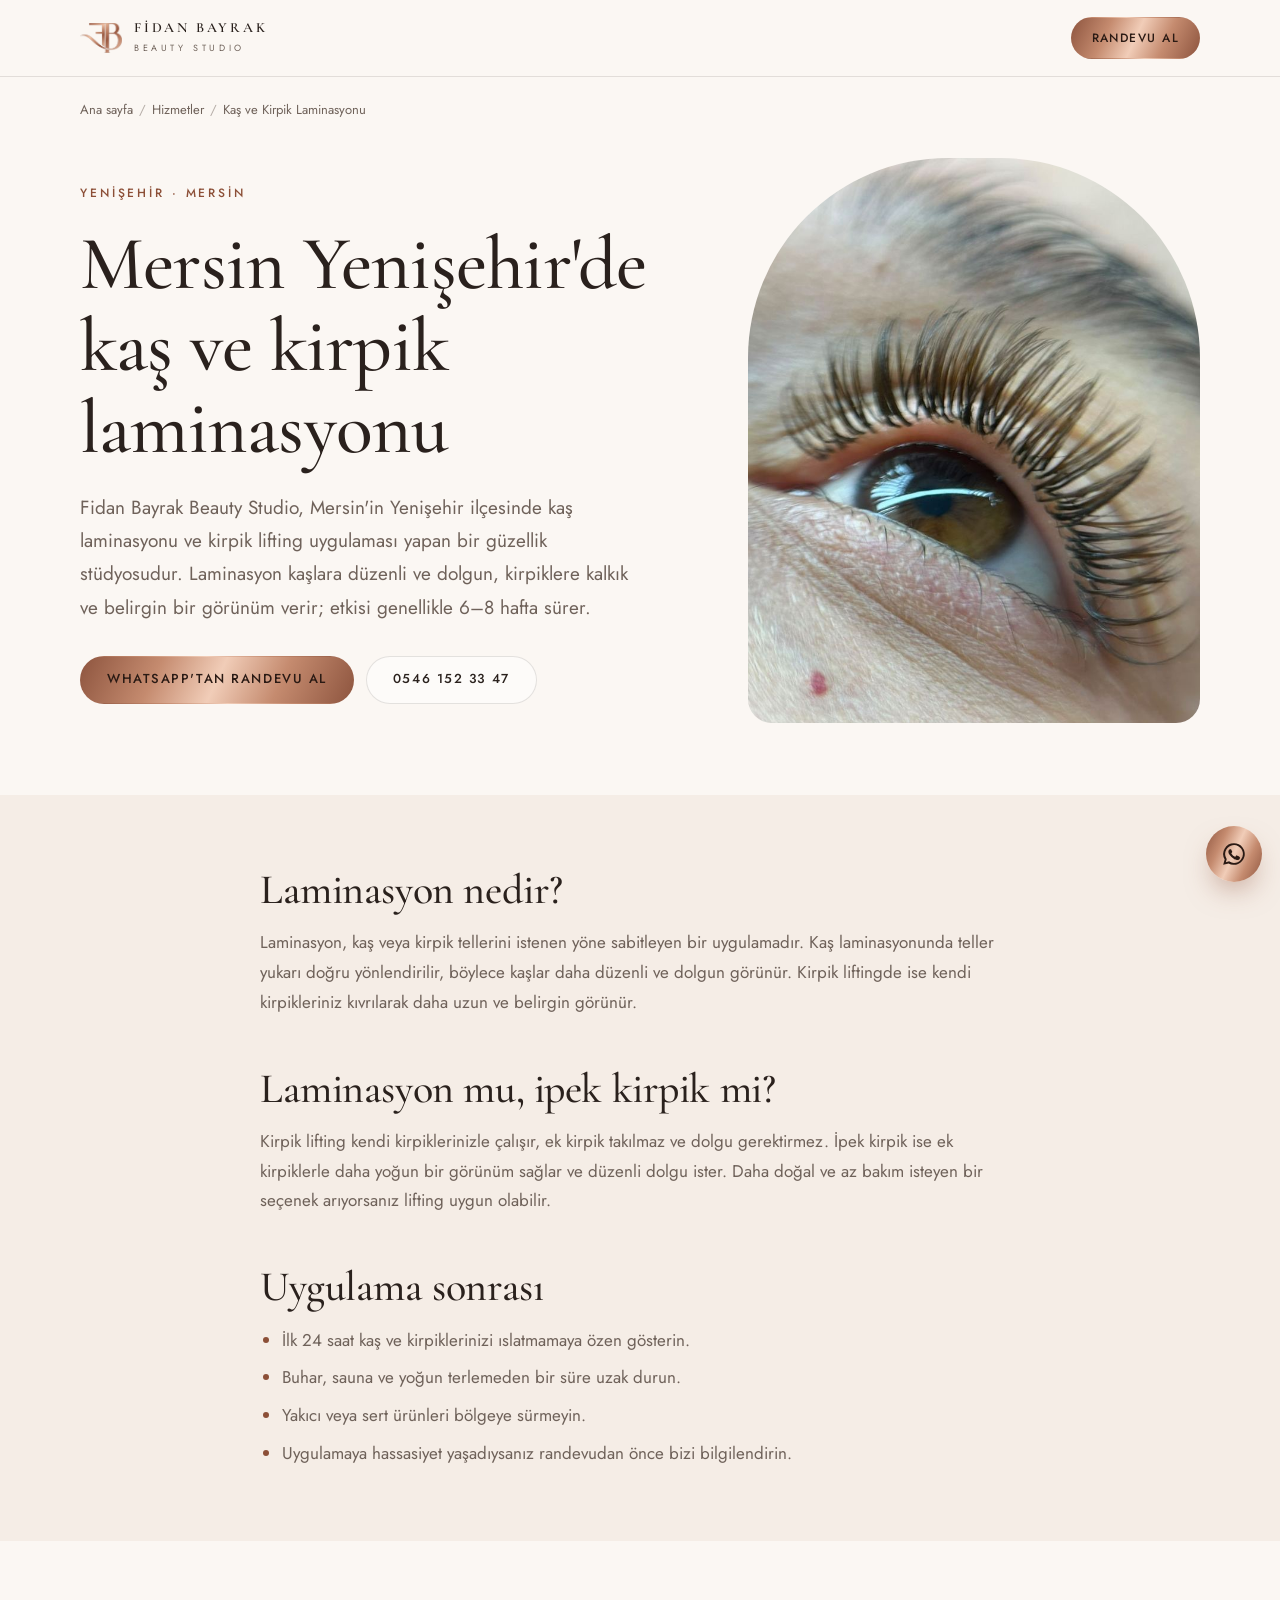
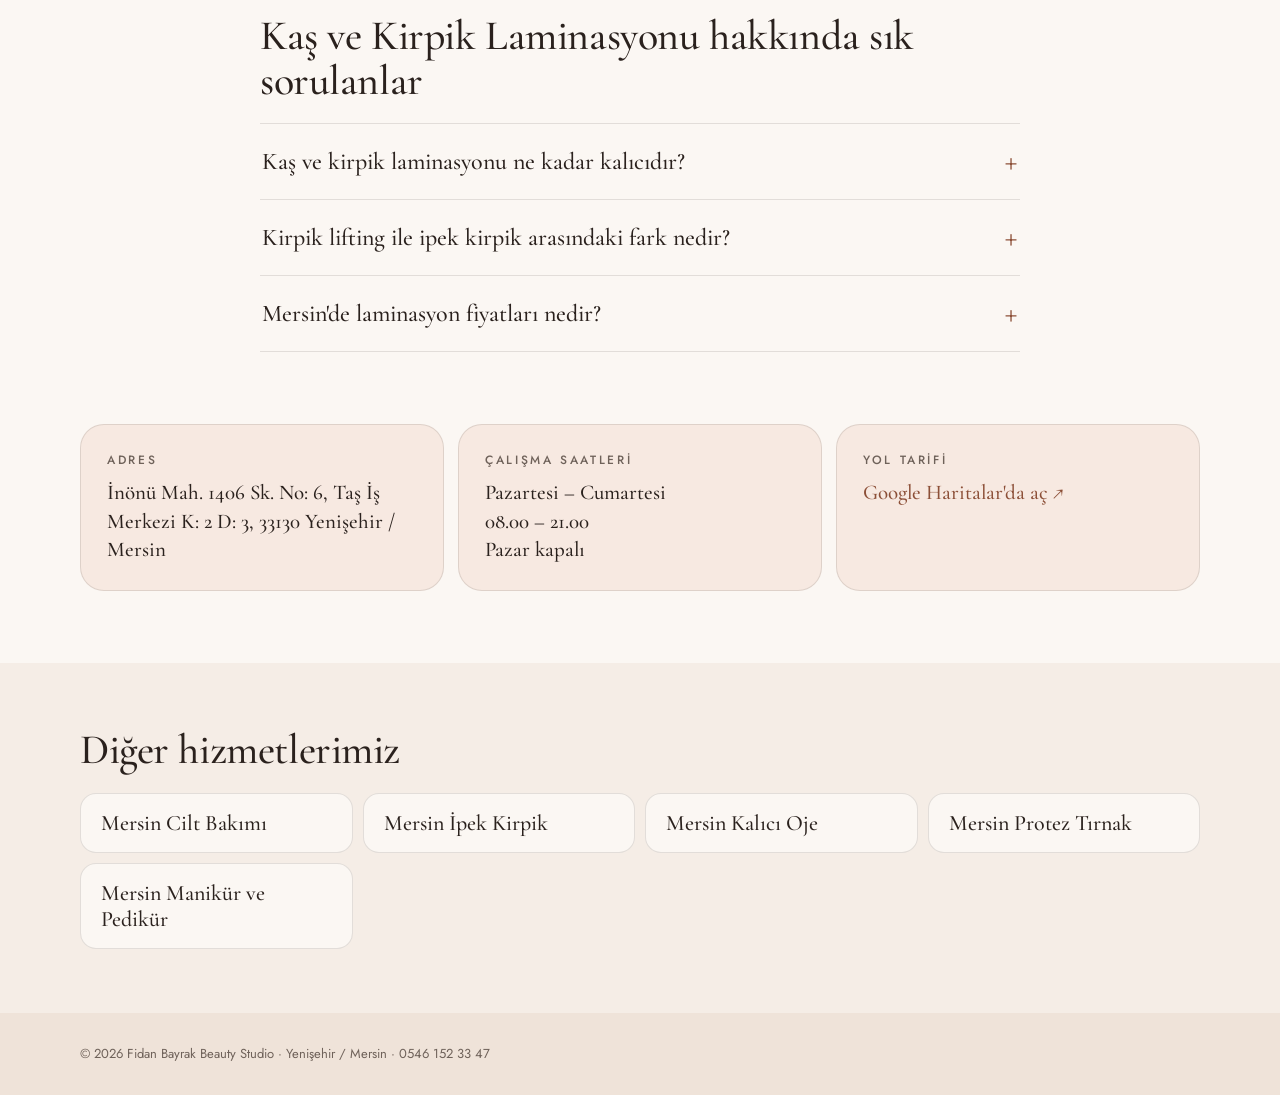
<file: hizmetler/kas-kirpik-laminasyonu-mersin/index.html>
<!doctype html>
<html lang="tr">
<head>
<meta charset="utf-8">
<meta name="viewport" content="width=device-width, initial-scale=1">
<meta name="theme-color" content="#fbf7f3">
<title>Mersin Kaş ve Kirpik Laminasyonu | Fidan Bayrak Beauty Studio</title>
<meta name="description" content="Mersin Yenişehir'de kaş laminasyonu ve kirpik lifting: düzenli, dolgun kaşlar ve kalkık kirpikler. Fidan Bayrak Beauty Studio'dan WhatsApp ile randevu alın.">
<meta name="robots" content="index, follow, max-image-preview:large">
<link rel="canonical" href="https://fidanbayrakbeautystudio.com/hizmetler/kas-kirpik-laminasyonu-mersin/">
<meta property="og:type" content="website">
<meta property="og:locale" content="tr_TR">
<meta property="og:site_name" content="Fidan Bayrak Beauty Studio">
<meta property="og:title" content="Mersin Kaş ve Kirpik Laminasyonu | Fidan Bayrak Beauty Studio">
<meta property="og:description" content="Mersin Yenişehir'de kaş laminasyonu ve kirpik lifting: düzenli, dolgun kaşlar ve kalkık kirpikler. Fidan Bayrak Beauty Studio'dan WhatsApp ile randevu alın.">
<meta property="og:url" content="https://fidanbayrakbeautystudio.com/hizmetler/kas-kirpik-laminasyonu-mersin/">
<meta property="og:image" content="https://fidanbayrakbeautystudio.com/media/kas-kirpik-laminasyonu-mersin.jpg">
<meta name="twitter:card" content="summary_large_image">
<link rel="icon" type="image/png" href="/media/fidan-bayrak-monogram.png">
<link rel="preconnect" href="https://fonts.googleapis.com">
<link rel="preconnect" href="https://fonts.gstatic.com" crossorigin>
<link href="https://fonts.googleapis.com/css2?family=Cormorant+Garamond:ital,wght@0,400;0,500;0,600;1,400;1,500&family=Jost:wght@300;400;500;600&display=swap" rel="stylesheet">
<link rel="stylesheet" href="/hizmet.css">
<script type="application/ld+json">
{
    "@context":  "https://schema.org",
    "@graph":  [
                   {
                       "@type":  "Service",
                       "@id":  "https://fidanbayrakbeautystudio.com/hizmetler/kas-kirpik-laminasyonu-mersin/#hizmet",
                       "name":  "Mersin Kaş ve Kirpik Laminasyonu",
                       "serviceType":  "Kaş ve Kirpik Laminasyonu",
                       "description":  "Fidan Bayrak Beauty Studio, Mersin\u0027in Yenişehir ilçesinde kaş laminasyonu ve kirpik lifting uygulaması yapan bir güzellik stüdyosudur. Laminasyon kaşlara düzenli ve dolgun, kirpiklere kalkık ve belirgin bir görünüm verir; etkisi genellikle 6–8 hafta sürer.",
                       "url":  "https://fidanbayrakbeautystudio.com/hizmetler/kas-kirpik-laminasyonu-mersin/",
                       "image":  "https://fidanbayrakbeautystudio.com/media/kas-kirpik-laminasyonu-mersin.jpg",
                       "provider":  {
                                        "@type":  "BeautySalon",
                                        "@id":  "https://fidanbayrakbeautystudio.com/#salon",
                                        "name":  "Fidan Bayrak Beauty Studio"
                                    },
                       "areaServed":  [
                                          {
                                              "@type":  "City",
                                              "name":  "Mersin"
                                          }
                                      ]
                   },
                   {
                       "@type":  "BreadcrumbList",
                       "itemListElement":  [
                                               {
                                                   "@type":  "ListItem",
                                                   "position":  1,
                                                   "name":  "Ana sayfa",
                                                   "item":  "https://fidanbayrakbeautystudio.com/"
                                               },
                                               {
                                                   "@type":  "ListItem",
                                                   "position":  2,
                                                   "name":  "Hizmetler",
                                                   "item":  "https://fidanbayrakbeautystudio.com/#hizmetler"
                                               },
                                               {
                                                   "@type":  "ListItem",
                                                   "position":  3,
                                                   "name":  "Kaş ve Kirpik Laminasyonu",
                                                   "item":  "https://fidanbayrakbeautystudio.com/hizmetler/kas-kirpik-laminasyonu-mersin/"
                                               }
                                           ]
                   },
                   {
                       "@type":  "FAQPage",
                       "mainEntity":  [
                                          {
                                              "@type":  "Question",
                                              "name":  "Kaş ve kirpik laminasyonu ne kadar kalıcıdır?",
                                              "acceptedAnswer":  {
                                                                     "@type":  "Answer",
                                                                     "text":  "Kişiden kişiye değişmekle birlikte etkisi genellikle 6–8 hafta sürer."
                                                                 }
                                          },
                                          {
                                              "@type":  "Question",
                                              "name":  "Kirpik lifting ile ipek kirpik arasındaki fark nedir?",
                                              "acceptedAnswer":  {
                                                                     "@type":  "Answer",
                                                                     "text":  "Kirpik lifting kendi kirpiklerinizi kıvırır ve ek kirpik içermez. İpek kirpik ise doğal kirpiklerin üzerine eklenir ve dolgu gerektirir."
                                                                 }
                                          },
                                          {
                                              "@type":  "Question",
                                              "name":  "Mersin\u0027de laminasyon fiyatları nedir?",
                                              "acceptedAnswer":  {
                                                                     "@type":  "Answer",
                                                                     "text":  "Güncel fiyat için bize WhatsApp\u0027tan veya 0546 152 33 47 numarasından ulaşabilirsiniz."
                                                                 }
                                          }
                                      ]
                   }
               ]
}
</script>
</head>
<body>
<header class="top">
  <div class="top-in">
    <a class="brand" href="/" aria-label="Fidan Bayrak Beauty Studio ana sayfa"><img src="/media/fidan-bayrak-monogram.png" alt="" width="362" height="266"><span><b>FİDAN BAYRAK</b><small>BEAUTY STUDIO</small></span></a>
    <a class="btn btn-metal" href="https://wa.me/905461523347?text=Merhaba%2C%20ka%C5%9F%20ve%20kirpik%20laminasyonu%20i%C3%A7in%20randevu%20almak%20istiyorum." target="_blank" rel="noreferrer">Randevu al</a>
  </div>
</header>
<nav class="crumbs" aria-label="Sayfa yolu"><ol><li><a href="/">Ana sayfa</a></li><li><a href="/#hizmetler">Hizmetler</a></li><li aria-current="page">Kaş ve Kirpik Laminasyonu</li></ol></nav>
<main>
  <section class="wrap intro">
    <div>
      <span class="eyebrow">Yenişehir · Mersin</span>
      <h1>Mersin Yenişehir'de kaş ve kirpik laminasyonu</h1>
      <p class="lead">Fidan Bayrak Beauty Studio, Mersin'in Yenişehir ilçesinde kaş laminasyonu ve kirpik lifting uygulaması yapan bir güzellik stüdyosudur. Laminasyon kaşlara düzenli ve dolgun, kirpiklere kalkık ve belirgin bir görünüm verir; etkisi genellikle 6–8 hafta sürer.</p>
      <div class="cta">
        <a class="btn btn-metal" href="https://wa.me/905461523347?text=Merhaba%2C%20ka%C5%9F%20ve%20kirpik%20laminasyonu%20i%C3%A7in%20randevu%20almak%20istiyorum." target="_blank" rel="noreferrer">WhatsApp'tan randevu al</a>
        <a class="btn btn-line" href="tel:+905461523347">0546 152 33 47</a>
      </div>
    </div>
    <figure><img src="/media/kas-kirpik-laminasyonu-mersin.jpg" alt="Mersin Yenişehir'de kirpik lifting ve laminasyon sonucu" width="760" height="1013" fetchpriority="high"></figure>
  </section>
  <section class="content"><div class="wrap">
    <div class="block"><h2>Laminasyon nedir?</h2><p>Laminasyon, kaş veya kirpik tellerini istenen yöne sabitleyen bir uygulamadır. Kaş laminasyonunda teller yukarı doğru yönlendirilir, böylece kaşlar daha düzenli ve dolgun görünür. Kirpik liftingde ise kendi kirpikleriniz kıvrılarak daha uzun ve belirgin görünür.</p></div>
    <div class="block"><h2>Laminasyon mu, ipek kirpik mi?</h2><p>Kirpik lifting kendi kirpiklerinizle çalışır, ek kirpik takılmaz ve dolgu gerektirmez. İpek kirpik ise ek kirpiklerle daha yoğun bir görünüm sağlar ve düzenli dolgu ister. Daha doğal ve az bakım isteyen bir seçenek arıyorsanız lifting uygun olabilir.</p></div>
    <div class="block"><h2>Uygulama sonrası</h2><ul><li>İlk 24 saat kaş ve kirpiklerinizi ıslatmamaya özen gösterin.</li><li>Buhar, sauna ve yoğun terlemeden bir süre uzak durun.</li><li>Yakıcı veya sert ürünleri bölgeye sürmeyin.</li><li>Uygulamaya hassasiyet yaşadıysanız randevudan önce bizi bilgilendirin.</li></ul></div>
  </div></section>
  <section class="faq"><div class="wrap">
    <h2>Kaş ve Kirpik Laminasyonu hakkında sık sorulanlar</h2>
    <details><summary>Kaş ve kirpik laminasyonu ne kadar kalıcıdır?</summary><p>Kişiden kişiye değişmekle birlikte etkisi genellikle 6–8 hafta sürer.</p></details>
    <details><summary>Kirpik lifting ile ipek kirpik arasındaki fark nedir?</summary><p>Kirpik lifting kendi kirpiklerinizi kıvırır ve ek kirpik içermez. İpek kirpik ise doğal kirpiklerin üzerine eklenir ve dolgu gerektirir.</p></details>
    <details><summary>Mersin'de laminasyon fiyatları nedir?</summary><p>Güncel fiyat için bize WhatsApp'tan veya 0546 152 33 47 numarasından ulaşabilirsiniz.</p></details>
  </div></section>
  <section class="visit"><div class="wrap visit-in">
    <div class="card"><h2>Adres</h2><address>İnönü Mah. 1406 Sk. No: 6, Taş İş Merkezi K: 2 D: 3, 33130 Yenişehir / Mersin</address></div>
    <div class="card"><h2>Çalışma saatleri</h2><p>Pazartesi – Cumartesi<br>08.00 – 21.00<br>Pazar kapalı</p></div>
    <div class="card"><h2>Yol tarifi</h2><p><a href="https://www.google.com/maps/dir/?api=1&amp;destination=F%C4%B0DAN%20BAYRAK%20BEAUTY%20STUD%C4%B0O%2C%201406%20Sokak%2C%20Yeni%C5%9Fehir%2C%20Mersin" target="_blank" rel="noreferrer">Google Haritalar'da aç ↗</a></p></div>
  </div></section>
  <section class="others"><div class="wrap">
    <h2>Diğer hizmetlerimiz</h2>
    <ul>
      <li><a href="/hizmetler/cilt-bakimi-mersin/">Mersin Cilt Bakımı</a></li>
      <li><a href="/hizmetler/ipek-kirpik-mersin/">Mersin İpek Kirpik</a></li>
      <li><a href="/hizmetler/kalici-oje-mersin/">Mersin Kalıcı Oje</a></li>
      <li><a href="/hizmetler/protez-tirnak-mersin/">Mersin Protez Tırnak</a></li>
      <li><a href="/hizmetler/manikur-pedikur-mersin/">Mersin Manikür ve Pedikür</a></li>
    </ul>
  </div></section>
</main>
<footer class="foot"><div class="wrap">© 2026 <a href="/">Fidan Bayrak Beauty Studio</a> · Yenişehir / Mersin · <a href="tel:+905461523347">0546 152 33 47</a></div></footer>
<a class="wa" href="https://wa.me/905461523347?text=Merhaba%2C%20ka%C5%9F%20ve%20kirpik%20laminasyonu%20i%C3%A7in%20randevu%20almak%20istiyorum." target="_blank" rel="noreferrer" aria-label="WhatsApp'tan yazın"><svg viewBox="0 0 24 24" fill="currentColor" aria-hidden="true"><path d="M12 2a10 10 0 0 0-8.6 15.1L2 22l5-1.3A10 10 0 1 0 12 2Zm0 18.2a8.2 8.2 0 0 1-4.2-1.2l-.3-.2-3 .8.8-2.9-.2-.3A8.2 8.2 0 1 1 12 20.2Zm4.5-6.1c-.2-.1-1.5-.7-1.7-.8s-.4-.1-.6.1-.7.8-.8 1-.3.2-.5.1a6.7 6.7 0 0 1-3.3-2.9c-.3-.4.3-.4.7-1.4.1-.2 0-.3 0-.4l-.8-1.8c-.2-.5-.4-.4-.6-.4h-.5a1 1 0 0 0-.7.3 3 3 0 0 0-.9 2.2 5.2 5.2 0 0 0 1.1 2.7 11.8 11.8 0 0 0 4.5 4c1.7.7 2.3.8 3.2.7.5-.1 1.5-.6 1.7-1.2s.2-1.1.2-1.2-.2-.2-.4-.3Z"/></svg></a>
</body>
</html>
</file>
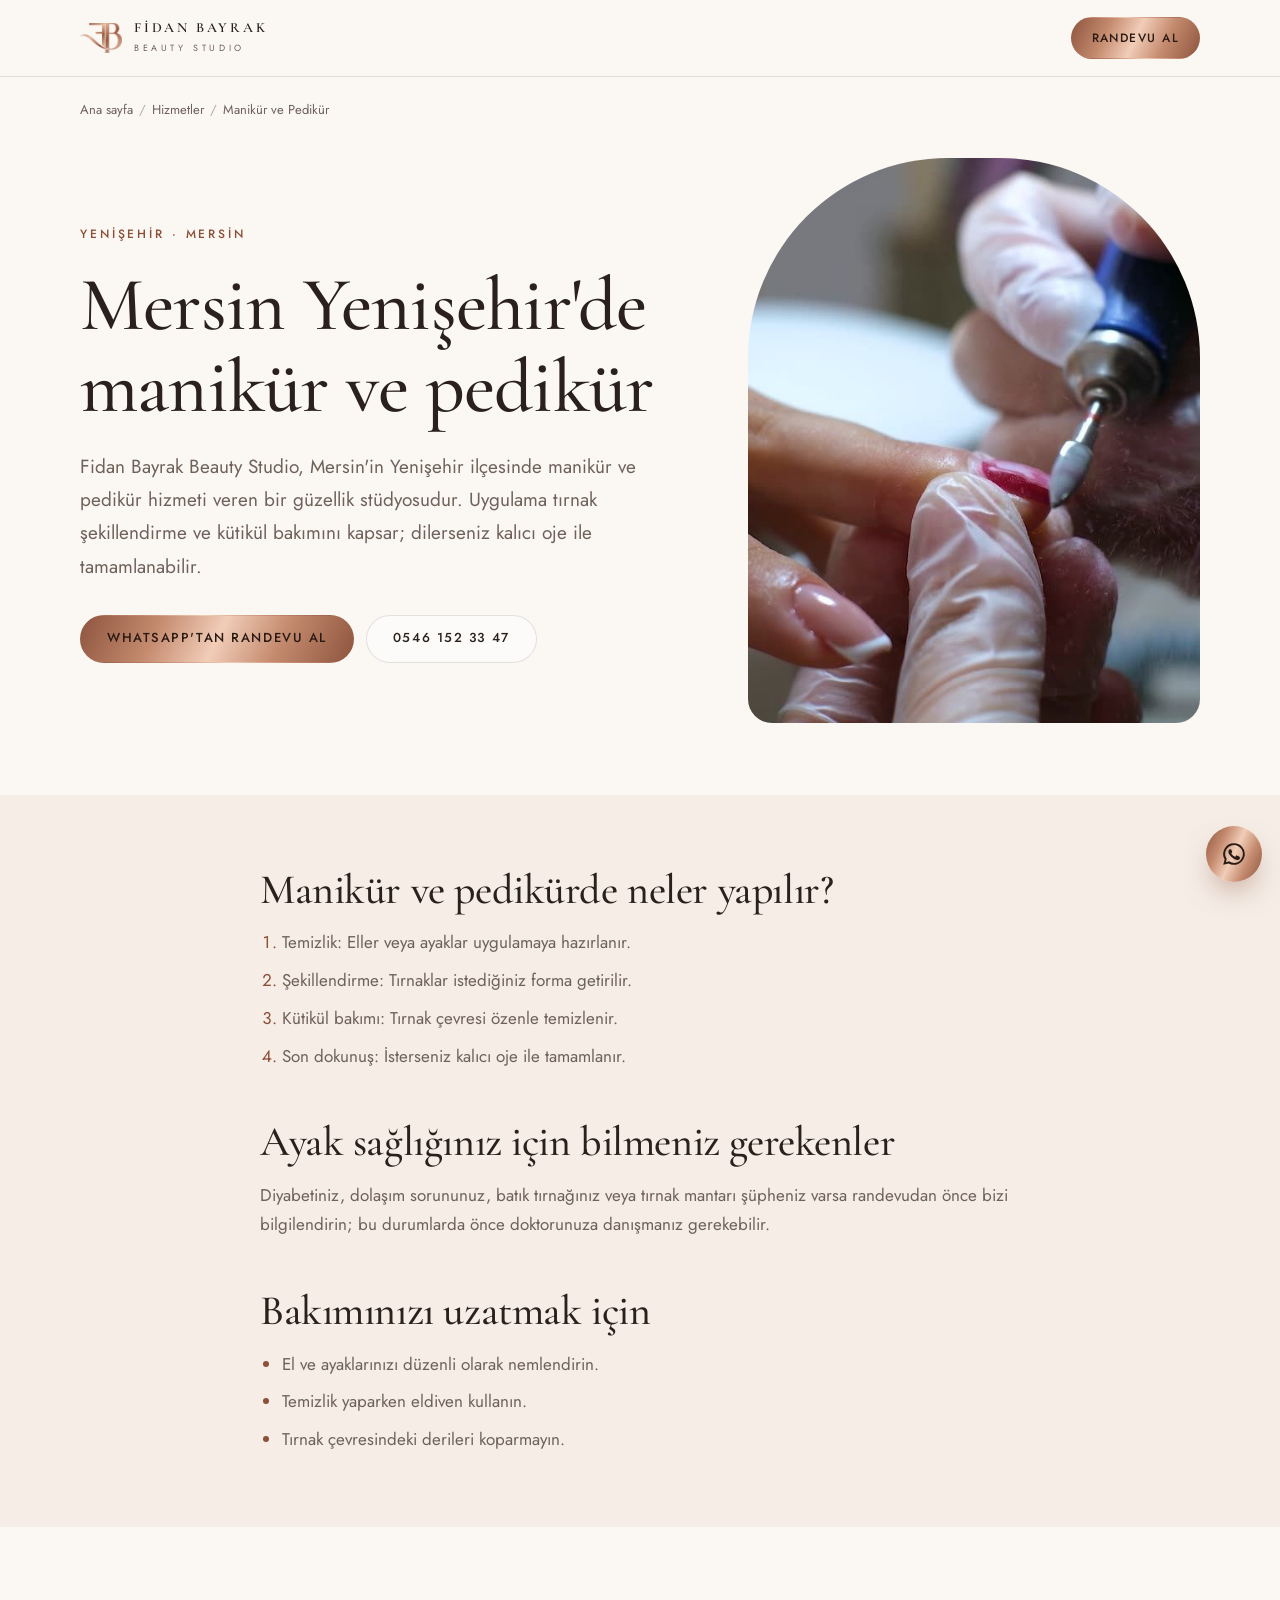
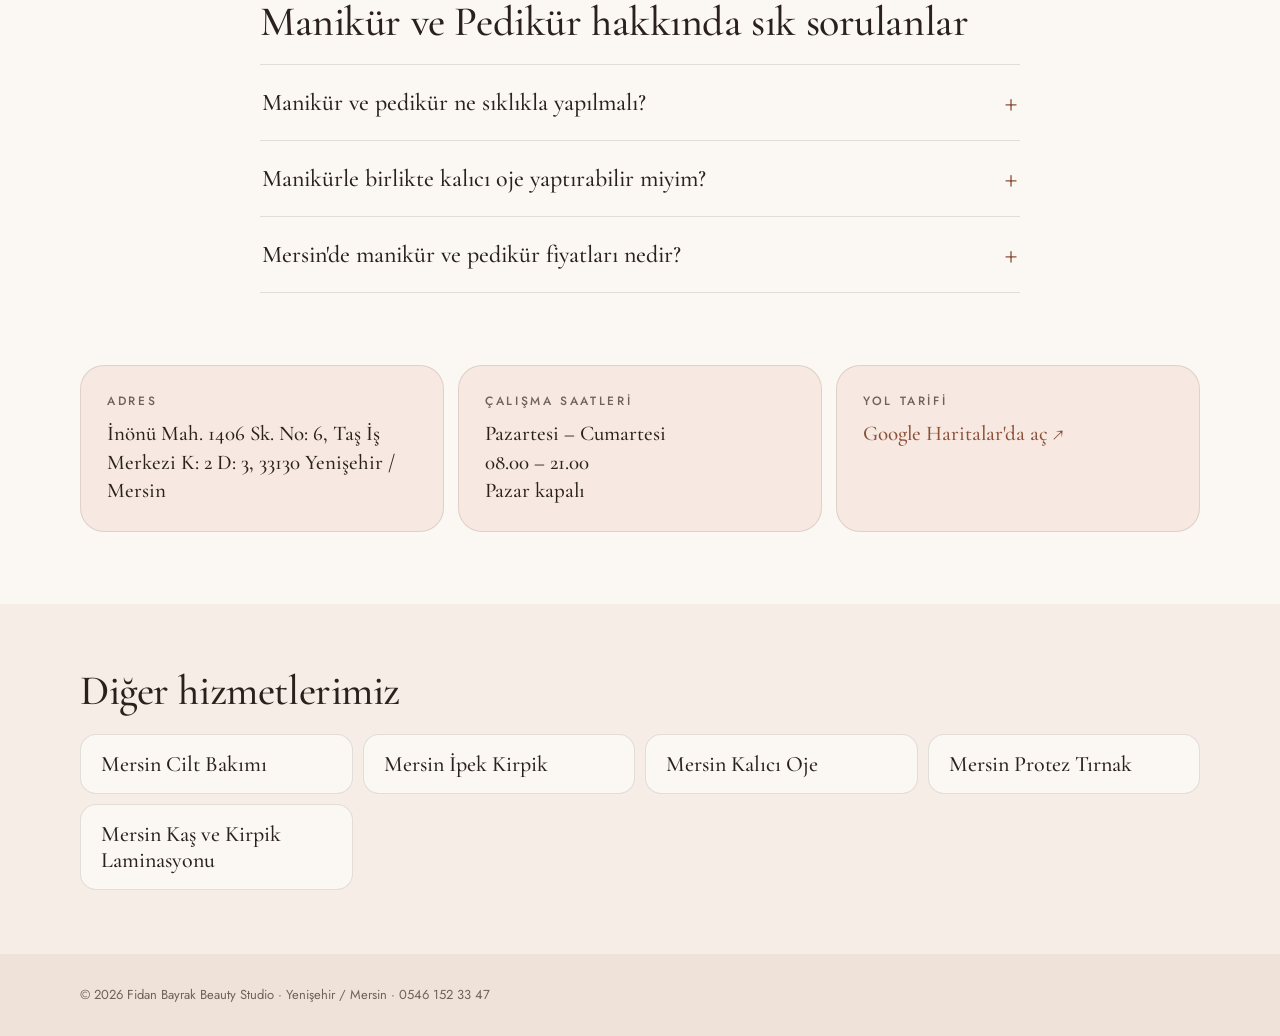
<file: hizmetler/manikur-pedikur-mersin/index.html>
<!doctype html>
<html lang="tr">
<head>
<meta charset="utf-8">
<meta name="viewport" content="width=device-width, initial-scale=1">
<meta name="theme-color" content="#fbf7f3">
<title>Mersin Manikür ve Pedikür | Fidan Bayrak Beauty Studio</title>
<meta name="description" content="Mersin Yenişehir'de hijyenik manikür ve pedikür: tırnak şekillendirme, kütikül ve el-ayak bakımı. Fidan Bayrak Beauty Studio'dan WhatsApp ile randevu alın.">
<meta name="robots" content="index, follow, max-image-preview:large">
<link rel="canonical" href="https://fidanbayrakbeautystudio.com/hizmetler/manikur-pedikur-mersin/">
<meta property="og:type" content="website">
<meta property="og:locale" content="tr_TR">
<meta property="og:site_name" content="Fidan Bayrak Beauty Studio">
<meta property="og:title" content="Mersin Manikür ve Pedikür | Fidan Bayrak Beauty Studio">
<meta property="og:description" content="Mersin Yenişehir'de hijyenik manikür ve pedikür: tırnak şekillendirme, kütikül ve el-ayak bakımı. Fidan Bayrak Beauty Studio'dan WhatsApp ile randevu alın.">
<meta property="og:url" content="https://fidanbayrakbeautystudio.com/hizmetler/manikur-pedikur-mersin/">
<meta property="og:image" content="https://fidanbayrakbeautystudio.com/media/manikur-mersin.jpg">
<meta name="twitter:card" content="summary_large_image">
<link rel="icon" type="image/png" href="/media/fidan-bayrak-monogram.png">
<link rel="preconnect" href="https://fonts.googleapis.com">
<link rel="preconnect" href="https://fonts.gstatic.com" crossorigin>
<link href="https://fonts.googleapis.com/css2?family=Cormorant+Garamond:ital,wght@0,400;0,500;0,600;1,400;1,500&family=Jost:wght@300;400;500;600&display=swap" rel="stylesheet">
<link rel="stylesheet" href="/hizmet.css">
<script type="application/ld+json">
{
    "@context":  "https://schema.org",
    "@graph":  [
                   {
                       "@type":  "Service",
                       "@id":  "https://fidanbayrakbeautystudio.com/hizmetler/manikur-pedikur-mersin/#hizmet",
                       "name":  "Mersin Manikür ve Pedikür",
                       "serviceType":  "Manikür ve Pedikür",
                       "description":  "Fidan Bayrak Beauty Studio, Mersin\u0027in Yenişehir ilçesinde manikür ve pedikür hizmeti veren bir güzellik stüdyosudur. Uygulama tırnak şekillendirme ve kütikül bakımını kapsar; dilerseniz kalıcı oje ile tamamlanabilir.",
                       "url":  "https://fidanbayrakbeautystudio.com/hizmetler/manikur-pedikur-mersin/",
                       "image":  "https://fidanbayrakbeautystudio.com/media/manikur-mersin.jpg",
                       "provider":  {
                                        "@type":  "BeautySalon",
                                        "@id":  "https://fidanbayrakbeautystudio.com/#salon",
                                        "name":  "Fidan Bayrak Beauty Studio"
                                    },
                       "areaServed":  [
                                          {
                                              "@type":  "City",
                                              "name":  "Mersin"
                                          }
                                      ]
                   },
                   {
                       "@type":  "BreadcrumbList",
                       "itemListElement":  [
                                               {
                                                   "@type":  "ListItem",
                                                   "position":  1,
                                                   "name":  "Ana sayfa",
                                                   "item":  "https://fidanbayrakbeautystudio.com/"
                                               },
                                               {
                                                   "@type":  "ListItem",
                                                   "position":  2,
                                                   "name":  "Hizmetler",
                                                   "item":  "https://fidanbayrakbeautystudio.com/#hizmetler"
                                               },
                                               {
                                                   "@type":  "ListItem",
                                                   "position":  3,
                                                   "name":  "Manikür ve Pedikür",
                                                   "item":  "https://fidanbayrakbeautystudio.com/hizmetler/manikur-pedikur-mersin/"
                                               }
                                           ]
                   },
                   {
                       "@type":  "FAQPage",
                       "mainEntity":  [
                                          {
                                              "@type":  "Question",
                                              "name":  "Manikür ve pedikür ne sıklıkla yapılmalı?",
                                              "acceptedAnswer":  {
                                                                     "@type":  "Answer",
                                                                     "text":  "Tırnak uzama hızınıza göre değişmekle birlikte genellikle 3–4 haftada bir yeterlidir."
                                                                 }
                                          },
                                          {
                                              "@type":  "Question",
                                              "name":  "Manikürle birlikte kalıcı oje yaptırabilir miyim?",
                                              "acceptedAnswer":  {
                                                                     "@type":  "Answer",
                                                                     "text":  "Evet, manikür sonrasında kalıcı oje uygulaması yapılabilir. Randevu alırken iki hizmeti birlikte istediğinizi belirtmeniz yeterli."
                                                                 }
                                          },
                                          {
                                              "@type":  "Question",
                                              "name":  "Mersin\u0027de manikür ve pedikür fiyatları nedir?",
                                              "acceptedAnswer":  {
                                                                     "@type":  "Answer",
                                                                     "text":  "Güncel fiyat için bize WhatsApp\u0027tan veya 0546 152 33 47 numarasından ulaşabilirsiniz."
                                                                 }
                                          }
                                      ]
                   }
               ]
}
</script>
</head>
<body>
<header class="top">
  <div class="top-in">
    <a class="brand" href="/" aria-label="Fidan Bayrak Beauty Studio ana sayfa"><img src="/media/fidan-bayrak-monogram.png" alt="" width="362" height="266"><span><b>FİDAN BAYRAK</b><small>BEAUTY STUDIO</small></span></a>
    <a class="btn btn-metal" href="https://wa.me/905461523347?text=Merhaba%2C%20manik%C3%BCr%20%2F%20pedik%C3%BCr%20i%C3%A7in%20randevu%20almak%20istiyorum." target="_blank" rel="noreferrer">Randevu al</a>
  </div>
</header>
<nav class="crumbs" aria-label="Sayfa yolu"><ol><li><a href="/">Ana sayfa</a></li><li><a href="/#hizmetler">Hizmetler</a></li><li aria-current="page">Manikür ve Pedikür</li></ol></nav>
<main>
  <section class="wrap intro">
    <div>
      <span class="eyebrow">Yenişehir · Mersin</span>
      <h1>Mersin Yenişehir'de manikür ve pedikür</h1>
      <p class="lead">Fidan Bayrak Beauty Studio, Mersin'in Yenişehir ilçesinde manikür ve pedikür hizmeti veren bir güzellik stüdyosudur. Uygulama tırnak şekillendirme ve kütikül bakımını kapsar; dilerseniz kalıcı oje ile tamamlanabilir.</p>
      <div class="cta">
        <a class="btn btn-metal" href="https://wa.me/905461523347?text=Merhaba%2C%20manik%C3%BCr%20%2F%20pedik%C3%BCr%20i%C3%A7in%20randevu%20almak%20istiyorum." target="_blank" rel="noreferrer">WhatsApp'tan randevu al</a>
        <a class="btn btn-line" href="tel:+905461523347">0546 152 33 47</a>
      </div>
    </div>
    <figure><img src="/media/manikur-mersin.jpg" alt="Mersin Yenişehir'de manikür uygulaması" width="540" height="960" fetchpriority="high"></figure>
  </section>
  <section class="content"><div class="wrap">
    <div class="block"><h2>Manikür ve pedikürde neler yapılır?</h2><ol><li>Temizlik: Eller veya ayaklar uygulamaya hazırlanır.</li><li>Şekillendirme: Tırnaklar istediğiniz forma getirilir.</li><li>Kütikül bakımı: Tırnak çevresi özenle temizlenir.</li><li>Son dokunuş: İsterseniz kalıcı oje ile tamamlanır.</li></ol></div>
    <div class="block"><h2>Ayak sağlığınız için bilmeniz gerekenler</h2><p>Diyabetiniz, dolaşım sorununuz, batık tırnağınız veya tırnak mantarı şüpheniz varsa randevudan önce bizi bilgilendirin; bu durumlarda önce doktorunuza danışmanız gerekebilir.</p></div>
    <div class="block"><h2>Bakımınızı uzatmak için</h2><ul><li>El ve ayaklarınızı düzenli olarak nemlendirin.</li><li>Temizlik yaparken eldiven kullanın.</li><li>Tırnak çevresindeki derileri koparmayın.</li></ul></div>
  </div></section>
  <section class="faq"><div class="wrap">
    <h2>Manikür ve Pedikür hakkında sık sorulanlar</h2>
    <details><summary>Manikür ve pedikür ne sıklıkla yapılmalı?</summary><p>Tırnak uzama hızınıza göre değişmekle birlikte genellikle 3–4 haftada bir yeterlidir.</p></details>
    <details><summary>Manikürle birlikte kalıcı oje yaptırabilir miyim?</summary><p>Evet, manikür sonrasında kalıcı oje uygulaması yapılabilir. Randevu alırken iki hizmeti birlikte istediğinizi belirtmeniz yeterli.</p></details>
    <details><summary>Mersin'de manikür ve pedikür fiyatları nedir?</summary><p>Güncel fiyat için bize WhatsApp'tan veya 0546 152 33 47 numarasından ulaşabilirsiniz.</p></details>
  </div></section>
  <section class="visit"><div class="wrap visit-in">
    <div class="card"><h2>Adres</h2><address>İnönü Mah. 1406 Sk. No: 6, Taş İş Merkezi K: 2 D: 3, 33130 Yenişehir / Mersin</address></div>
    <div class="card"><h2>Çalışma saatleri</h2><p>Pazartesi – Cumartesi<br>08.00 – 21.00<br>Pazar kapalı</p></div>
    <div class="card"><h2>Yol tarifi</h2><p><a href="https://www.google.com/maps/dir/?api=1&amp;destination=F%C4%B0DAN%20BAYRAK%20BEAUTY%20STUD%C4%B0O%2C%201406%20Sokak%2C%20Yeni%C5%9Fehir%2C%20Mersin" target="_blank" rel="noreferrer">Google Haritalar'da aç ↗</a></p></div>
  </div></section>
  <section class="others"><div class="wrap">
    <h2>Diğer hizmetlerimiz</h2>
    <ul>
      <li><a href="/hizmetler/cilt-bakimi-mersin/">Mersin Cilt Bakımı</a></li>
      <li><a href="/hizmetler/ipek-kirpik-mersin/">Mersin İpek Kirpik</a></li>
      <li><a href="/hizmetler/kalici-oje-mersin/">Mersin Kalıcı Oje</a></li>
      <li><a href="/hizmetler/protez-tirnak-mersin/">Mersin Protez Tırnak</a></li>
      <li><a href="/hizmetler/kas-kirpik-laminasyonu-mersin/">Mersin Kaş ve Kirpik Laminasyonu</a></li>
    </ul>
  </div></section>
</main>
<footer class="foot"><div class="wrap">© 2026 <a href="/">Fidan Bayrak Beauty Studio</a> · Yenişehir / Mersin · <a href="tel:+905461523347">0546 152 33 47</a></div></footer>
<a class="wa" href="https://wa.me/905461523347?text=Merhaba%2C%20manik%C3%BCr%20%2F%20pedik%C3%BCr%20i%C3%A7in%20randevu%20almak%20istiyorum." target="_blank" rel="noreferrer" aria-label="WhatsApp'tan yazın"><svg viewBox="0 0 24 24" fill="currentColor" aria-hidden="true"><path d="M12 2a10 10 0 0 0-8.6 15.1L2 22l5-1.3A10 10 0 1 0 12 2Zm0 18.2a8.2 8.2 0 0 1-4.2-1.2l-.3-.2-3 .8.8-2.9-.2-.3A8.2 8.2 0 1 1 12 20.2Zm4.5-6.1c-.2-.1-1.5-.7-1.7-.8s-.4-.1-.6.1-.7.8-.8 1-.3.2-.5.1a6.7 6.7 0 0 1-3.3-2.9c-.3-.4.3-.4.7-1.4.1-.2 0-.3 0-.4l-.8-1.8c-.2-.5-.4-.4-.6-.4h-.5a1 1 0 0 0-.7.3 3 3 0 0 0-.9 2.2 5.2 5.2 0 0 0 1.1 2.7 11.8 11.8 0 0 0 4.5 4c1.7.7 2.3.8 3.2.7.5-.1 1.5-.6 1.7-1.2s.2-1.1.2-1.2-.2-.2-.4-.3Z"/></svg></a>
</body>
</html>
</file>
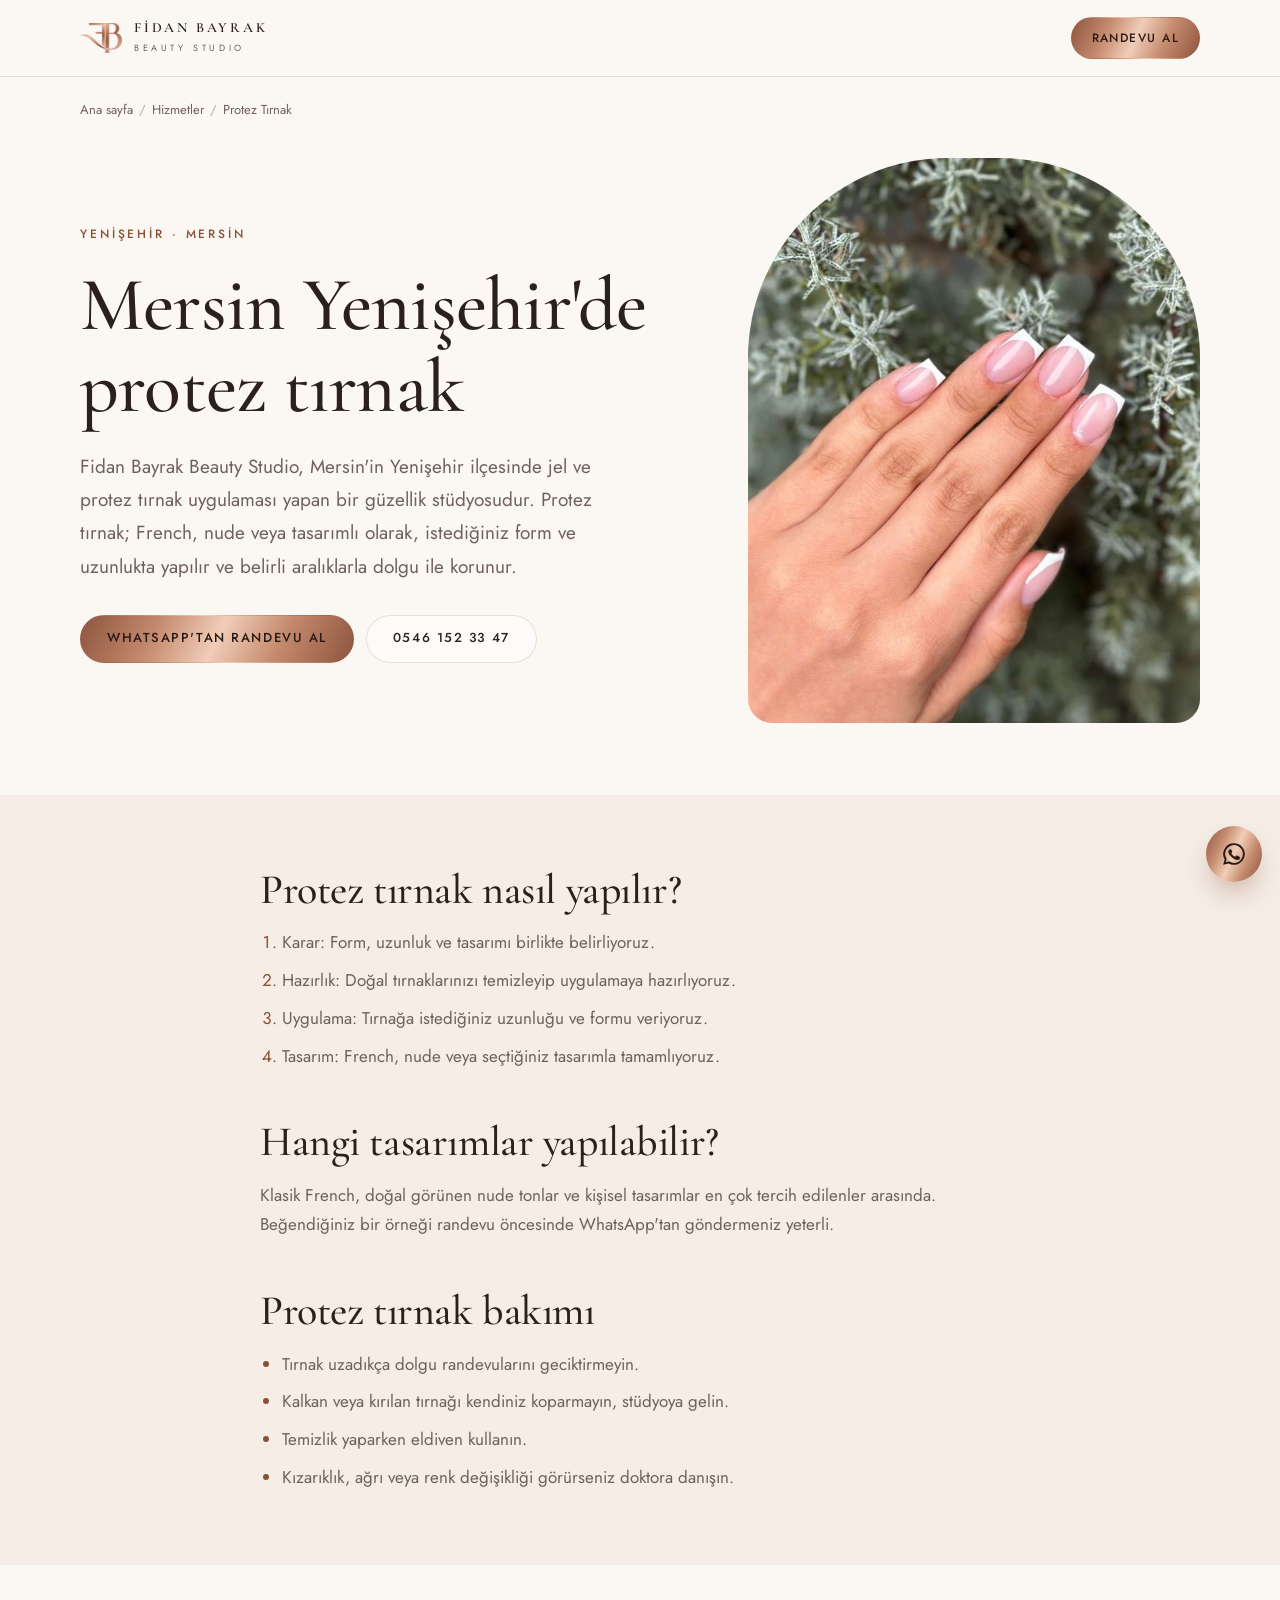
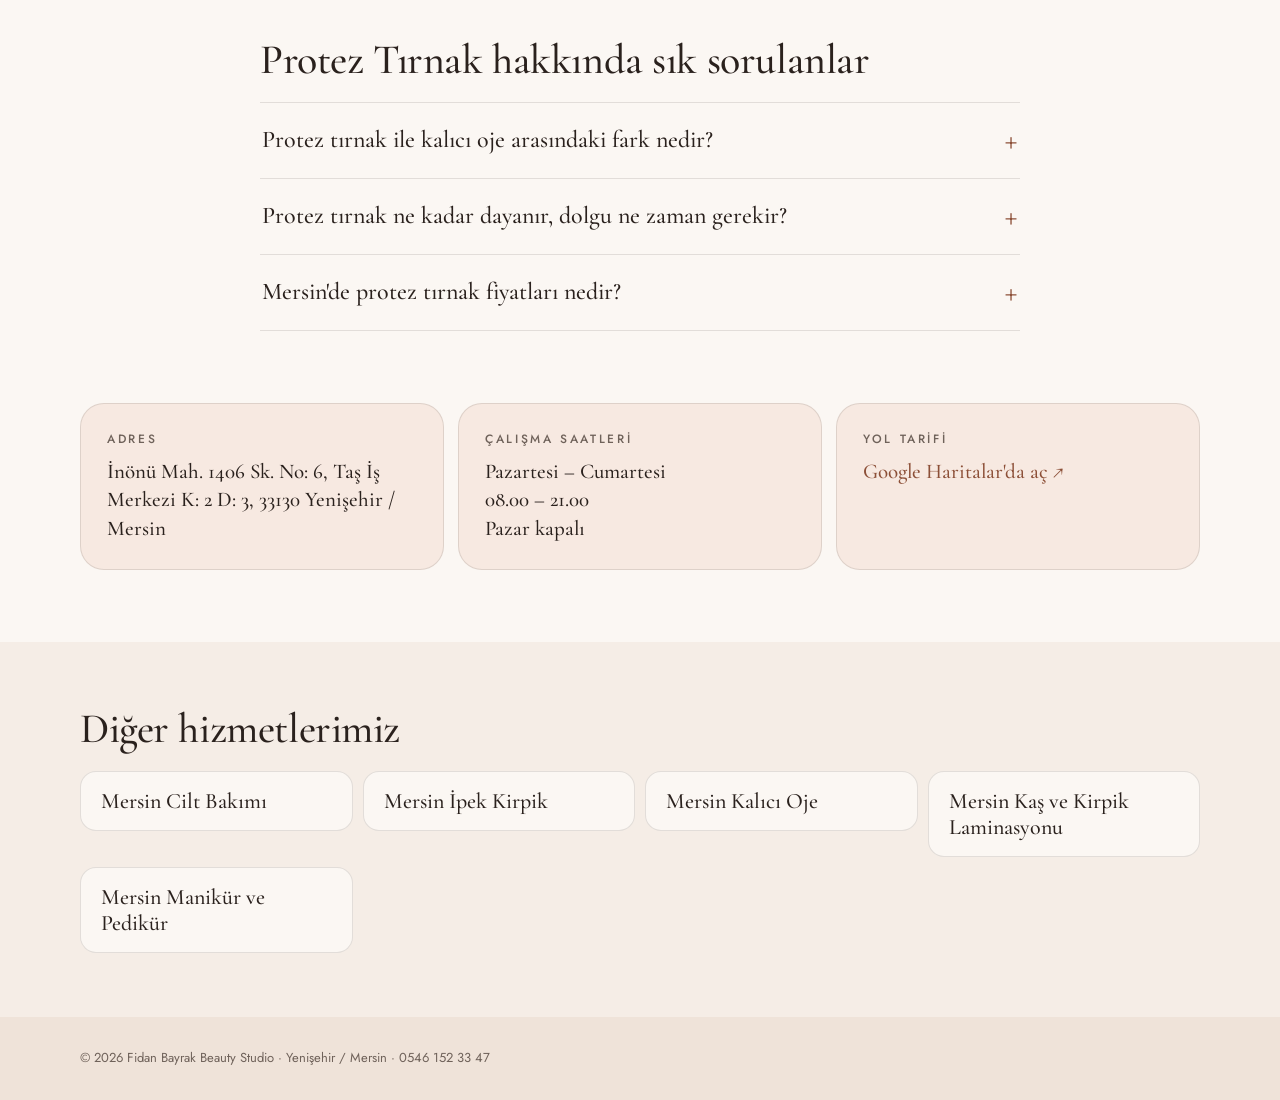
<file: hizmetler/protez-tirnak-mersin/index.html>
<!doctype html>
<html lang="tr">
<head>
<meta charset="utf-8">
<meta name="viewport" content="width=device-width, initial-scale=1">
<meta name="theme-color" content="#fbf7f3">
<title>Mersin Protez Tırnak | Yenişehir | Fidan Bayrak Beauty Studio</title>
<meta name="description" content="Mersin Yenişehir'de French, nude veya tasarımlı jel ve protez tırnak; istediğiniz form ve uzunlukta. Fidan Bayrak Beauty Studio'dan WhatsApp ile randevu alın.">
<meta name="robots" content="index, follow, max-image-preview:large">
<link rel="canonical" href="https://fidanbayrakbeautystudio.com/hizmetler/protez-tirnak-mersin/">
<meta property="og:type" content="website">
<meta property="og:locale" content="tr_TR">
<meta property="og:site_name" content="Fidan Bayrak Beauty Studio">
<meta property="og:title" content="Mersin Protez Tırnak | Yenişehir | Fidan Bayrak Beauty Studio">
<meta property="og:description" content="Mersin Yenişehir'de French, nude veya tasarımlı jel ve protez tırnak; istediğiniz form ve uzunlukta. Fidan Bayrak Beauty Studio'dan WhatsApp ile randevu alın.">
<meta property="og:url" content="https://fidanbayrakbeautystudio.com/hizmetler/protez-tirnak-mersin/">
<meta property="og:image" content="https://fidanbayrakbeautystudio.com/media/protez-tirnak-french-mersin.jpg">
<meta name="twitter:card" content="summary_large_image">
<link rel="icon" type="image/png" href="/media/fidan-bayrak-monogram.png">
<link rel="preconnect" href="https://fonts.googleapis.com">
<link rel="preconnect" href="https://fonts.gstatic.com" crossorigin>
<link href="https://fonts.googleapis.com/css2?family=Cormorant+Garamond:ital,wght@0,400;0,500;0,600;1,400;1,500&family=Jost:wght@300;400;500;600&display=swap" rel="stylesheet">
<link rel="stylesheet" href="/hizmet.css">
<script type="application/ld+json">
{
    "@context":  "https://schema.org",
    "@graph":  [
                   {
                       "@type":  "Service",
                       "@id":  "https://fidanbayrakbeautystudio.com/hizmetler/protez-tirnak-mersin/#hizmet",
                       "name":  "Mersin Protez Tırnak",
                       "serviceType":  "Protez Tırnak",
                       "description":  "Fidan Bayrak Beauty Studio, Mersin\u0027in Yenişehir ilçesinde jel ve protez tırnak uygulaması yapan bir güzellik stüdyosudur. Protez tırnak; French, nude veya tasarımlı olarak, istediğiniz form ve uzunlukta yapılır ve belirli aralıklarla dolgu ile korunur.",
                       "url":  "https://fidanbayrakbeautystudio.com/hizmetler/protez-tirnak-mersin/",
                       "image":  "https://fidanbayrakbeautystudio.com/media/protez-tirnak-french-mersin.jpg",
                       "provider":  {
                                        "@type":  "BeautySalon",
                                        "@id":  "https://fidanbayrakbeautystudio.com/#salon",
                                        "name":  "Fidan Bayrak Beauty Studio"
                                    },
                       "areaServed":  [
                                          {
                                              "@type":  "City",
                                              "name":  "Mersin"
                                          }
                                      ]
                   },
                   {
                       "@type":  "BreadcrumbList",
                       "itemListElement":  [
                                               {
                                                   "@type":  "ListItem",
                                                   "position":  1,
                                                   "name":  "Ana sayfa",
                                                   "item":  "https://fidanbayrakbeautystudio.com/"
                                               },
                                               {
                                                   "@type":  "ListItem",
                                                   "position":  2,
                                                   "name":  "Hizmetler",
                                                   "item":  "https://fidanbayrakbeautystudio.com/#hizmetler"
                                               },
                                               {
                                                   "@type":  "ListItem",
                                                   "position":  3,
                                                   "name":  "Protez Tırnak",
                                                   "item":  "https://fidanbayrakbeautystudio.com/hizmetler/protez-tirnak-mersin/"
                                               }
                                           ]
                   },
                   {
                       "@type":  "FAQPage",
                       "mainEntity":  [
                                          {
                                              "@type":  "Question",
                                              "name":  "Protez tırnak ile kalıcı oje arasındaki fark nedir?",
                                              "acceptedAnswer":  {
                                                                     "@type":  "Answer",
                                                                     "text":  "Kalıcı oje kendi tırnağınızın üzerine uygulanır ve tırnağı uzatmaz. Protez tırnak ise tırnağa istediğiniz uzunluk ve formu verir."
                                                                 }
                                          },
                                          {
                                              "@type":  "Question",
                                              "name":  "Protez tırnak ne kadar dayanır, dolgu ne zaman gerekir?",
                                              "acceptedAnswer":  {
                                                                     "@type":  "Answer",
                                                                     "text":  "Tırnak uzadıkça arada boşluk oluştuğu için genellikle 3–4 haftada bir dolgu önerilir. Süre, tırnağınızın uzama hızına göre değişir."
                                                                 }
                                          },
                                          {
                                              "@type":  "Question",
                                              "name":  "Mersin\u0027de protez tırnak fiyatları nedir?",
                                              "acceptedAnswer":  {
                                                                     "@type":  "Answer",
                                                                     "text":  "Fiyat; uzunluk, form ve tasarıma göre değişir. Güncel fiyat için bize WhatsApp\u0027tan veya 0546 152 33 47 numarasından ulaşabilirsiniz."
                                                                 }
                                          }
                                      ]
                   }
               ]
}
</script>
</head>
<body>
<header class="top">
  <div class="top-in">
    <a class="brand" href="/" aria-label="Fidan Bayrak Beauty Studio ana sayfa"><img src="/media/fidan-bayrak-monogram.png" alt="" width="362" height="266"><span><b>FİDAN BAYRAK</b><small>BEAUTY STUDIO</small></span></a>
    <a class="btn btn-metal" href="https://wa.me/905461523347?text=Merhaba%2C%20protez%20t%C4%B1rnak%20i%C3%A7in%20randevu%20almak%20istiyorum." target="_blank" rel="noreferrer">Randevu al</a>
  </div>
</header>
<nav class="crumbs" aria-label="Sayfa yolu"><ol><li><a href="/">Ana sayfa</a></li><li><a href="/#hizmetler">Hizmetler</a></li><li aria-current="page">Protez Tırnak</li></ol></nav>
<main>
  <section class="wrap intro">
    <div>
      <span class="eyebrow">Yenişehir · Mersin</span>
      <h1>Mersin Yenişehir'de protez tırnak</h1>
      <p class="lead">Fidan Bayrak Beauty Studio, Mersin'in Yenişehir ilçesinde jel ve protez tırnak uygulaması yapan bir güzellik stüdyosudur. Protez tırnak; French, nude veya tasarımlı olarak, istediğiniz form ve uzunlukta yapılır ve belirli aralıklarla dolgu ile korunur.</p>
      <div class="cta">
        <a class="btn btn-metal" href="https://wa.me/905461523347?text=Merhaba%2C%20protez%20t%C4%B1rnak%20i%C3%A7in%20randevu%20almak%20istiyorum." target="_blank" rel="noreferrer">WhatsApp'tan randevu al</a>
        <a class="btn btn-line" href="tel:+905461523347">0546 152 33 47</a>
      </div>
    </div>
    <figure><img src="/media/protez-tirnak-french-mersin.jpg" alt="Mersin Yenişehir'de French protez tırnak uygulaması" width="647" height="1150" fetchpriority="high"></figure>
  </section>
  <section class="content"><div class="wrap">
    <div class="block"><h2>Protez tırnak nasıl yapılır?</h2><ol><li>Karar: Form, uzunluk ve tasarımı birlikte belirliyoruz.</li><li>Hazırlık: Doğal tırnaklarınızı temizleyip uygulamaya hazırlıyoruz.</li><li>Uygulama: Tırnağa istediğiniz uzunluğu ve formu veriyoruz.</li><li>Tasarım: French, nude veya seçtiğiniz tasarımla tamamlıyoruz.</li></ol></div>
    <div class="block"><h2>Hangi tasarımlar yapılabilir?</h2><p>Klasik French, doğal görünen nude tonlar ve kişisel tasarımlar en çok tercih edilenler arasında. Beğendiğiniz bir örneği randevu öncesinde WhatsApp'tan göndermeniz yeterli.</p></div>
    <div class="block"><h2>Protez tırnak bakımı</h2><ul><li>Tırnak uzadıkça dolgu randevularını geciktirmeyin.</li><li>Kalkan veya kırılan tırnağı kendiniz koparmayın, stüdyoya gelin.</li><li>Temizlik yaparken eldiven kullanın.</li><li>Kızarıklık, ağrı veya renk değişikliği görürseniz doktora danışın.</li></ul></div>
  </div></section>
  <section class="faq"><div class="wrap">
    <h2>Protez Tırnak hakkında sık sorulanlar</h2>
    <details><summary>Protez tırnak ile kalıcı oje arasındaki fark nedir?</summary><p>Kalıcı oje kendi tırnağınızın üzerine uygulanır ve tırnağı uzatmaz. Protez tırnak ise tırnağa istediğiniz uzunluk ve formu verir.</p></details>
    <details><summary>Protez tırnak ne kadar dayanır, dolgu ne zaman gerekir?</summary><p>Tırnak uzadıkça arada boşluk oluştuğu için genellikle 3–4 haftada bir dolgu önerilir. Süre, tırnağınızın uzama hızına göre değişir.</p></details>
    <details><summary>Mersin'de protez tırnak fiyatları nedir?</summary><p>Fiyat; uzunluk, form ve tasarıma göre değişir. Güncel fiyat için bize WhatsApp'tan veya 0546 152 33 47 numarasından ulaşabilirsiniz.</p></details>
  </div></section>
  <section class="visit"><div class="wrap visit-in">
    <div class="card"><h2>Adres</h2><address>İnönü Mah. 1406 Sk. No: 6, Taş İş Merkezi K: 2 D: 3, 33130 Yenişehir / Mersin</address></div>
    <div class="card"><h2>Çalışma saatleri</h2><p>Pazartesi – Cumartesi<br>08.00 – 21.00<br>Pazar kapalı</p></div>
    <div class="card"><h2>Yol tarifi</h2><p><a href="https://www.google.com/maps/dir/?api=1&amp;destination=F%C4%B0DAN%20BAYRAK%20BEAUTY%20STUD%C4%B0O%2C%201406%20Sokak%2C%20Yeni%C5%9Fehir%2C%20Mersin" target="_blank" rel="noreferrer">Google Haritalar'da aç ↗</a></p></div>
  </div></section>
  <section class="others"><div class="wrap">
    <h2>Diğer hizmetlerimiz</h2>
    <ul>
      <li><a href="/hizmetler/cilt-bakimi-mersin/">Mersin Cilt Bakımı</a></li>
      <li><a href="/hizmetler/ipek-kirpik-mersin/">Mersin İpek Kirpik</a></li>
      <li><a href="/hizmetler/kalici-oje-mersin/">Mersin Kalıcı Oje</a></li>
      <li><a href="/hizmetler/kas-kirpik-laminasyonu-mersin/">Mersin Kaş ve Kirpik Laminasyonu</a></li>
      <li><a href="/hizmetler/manikur-pedikur-mersin/">Mersin Manikür ve Pedikür</a></li>
    </ul>
  </div></section>
</main>
<footer class="foot"><div class="wrap">© 2026 <a href="/">Fidan Bayrak Beauty Studio</a> · Yenişehir / Mersin · <a href="tel:+905461523347">0546 152 33 47</a></div></footer>
<a class="wa" href="https://wa.me/905461523347?text=Merhaba%2C%20protez%20t%C4%B1rnak%20i%C3%A7in%20randevu%20almak%20istiyorum." target="_blank" rel="noreferrer" aria-label="WhatsApp'tan yazın"><svg viewBox="0 0 24 24" fill="currentColor" aria-hidden="true"><path d="M12 2a10 10 0 0 0-8.6 15.1L2 22l5-1.3A10 10 0 1 0 12 2Zm0 18.2a8.2 8.2 0 0 1-4.2-1.2l-.3-.2-3 .8.8-2.9-.2-.3A8.2 8.2 0 1 1 12 20.2Zm4.5-6.1c-.2-.1-1.5-.7-1.7-.8s-.4-.1-.6.1-.7.8-.8 1-.3.2-.5.1a6.7 6.7 0 0 1-3.3-2.9c-.3-.4.3-.4.7-1.4.1-.2 0-.3 0-.4l-.8-1.8c-.2-.5-.4-.4-.6-.4h-.5a1 1 0 0 0-.7.3 3 3 0 0 0-.9 2.2 5.2 5.2 0 0 0 1.1 2.7 11.8 11.8 0 0 0 4.5 4c1.7.7 2.3.8 3.2.7.5-.1 1.5-.6 1.7-1.2s.2-1.1.2-1.2-.2-.2-.4-.3Z"/></svg></a>
</body>
</html>
</file>
<file: hizmet.css>
:root{
  --ivory:#fbf7f3;--cream:#f5ede6;--sand:#efe3d9;--petal:#f7e9e1;
  --rose:#c08a70;--rose-deep:#8c4f37;
  --ink:#2a211d;--muted:#6f625a;--line:rgba(42,33,29,.12);
  --metal:linear-gradient(115deg,#8e553f 0%,#c58b6f 28%,#f1cdb8 50%,#c58b6f 72%,#8e553f 100%);
  --serif:"Cormorant Garamond",Georgia,serif;
  --sans:"Jost",system-ui,sans-serif;
  --wrap:min(1120px,calc(100% - 32px));
  color-scheme:light;
}
*{box-sizing:border-box}
html{overflow-x:clip;scroll-behavior:smooth}
body{margin:0;background:var(--ivory);color:var(--ink);font:400 17px/1.75 var(--sans);-webkit-font-smoothing:antialiased}
img{display:block;max-width:100%;height:auto}
a{color:inherit;text-decoration:none}
h1,h2,h3{font-family:var(--serif);font-weight:500;line-height:1.08;margin:0;letter-spacing:-.01em}
p{margin:0}
.wrap{width:var(--wrap);margin-inline:auto}
:focus-visible{outline:2px solid var(--rose-deep);outline-offset:3px}

.top{position:sticky;top:0;z-index:20;background:var(--ivory);border-bottom:1px solid var(--line)}
.top-in{width:var(--wrap);margin:auto;height:76px;display:flex;align-items:center;justify-content:space-between;gap:16px}
.brand{display:flex;align-items:center;gap:12px}
.brand img{width:42px}
.brand b{display:block;font:600 14px/1.1 var(--serif);letter-spacing:.2em}
.brand small{display:block;font-size:9px;letter-spacing:.4em;color:var(--muted);margin-top:4px}
.btn{display:inline-flex;align-items:center;justify-content:center;min-height:48px;padding:0 26px;border-radius:999px;border:1px solid transparent;font-size:13px;font-weight:500;letter-spacing:.12em;text-transform:uppercase;text-align:center}
.btn-metal{background:var(--metal);color:#2a1a14}
.btn-line{border-color:var(--line);background:rgba(255,255,255,.5)}
.btn-line:hover{border-color:var(--rose-deep);color:var(--rose-deep)}
.top .btn{min-height:42px;padding:0 20px;font-size:12px}

.crumbs{width:var(--wrap);margin:22px auto 0;font-size:13px;color:var(--muted)}
.crumbs ol{display:flex;flex-wrap:wrap;gap:6px;list-style:none;margin:0;padding:0}
.crumbs li+li::before{content:"/";margin-right:6px;opacity:.5}
.crumbs a:hover{color:var(--rose-deep)}

.intro{display:grid;grid-template-columns:1.15fr .85fr;gap:56px;align-items:center;padding:36px 0 72px}
.eyebrow{display:inline-block;font-size:12px;font-weight:500;letter-spacing:.24em;text-transform:uppercase;color:var(--rose-deep)}
.intro h1{font-size:clamp(42px,6vw,76px);margin:16px 0 22px}
.lead{font-size:19px;color:var(--muted);max-width:560px}
.cta{display:flex;flex-wrap:wrap;gap:12px;margin-top:32px}
.intro figure{margin:0;border-radius:200px 200px 24px 24px;overflow:hidden;background:var(--sand);aspect-ratio:4/5}
.intro figure img{width:100%;height:100%;object-fit:cover}

.content{background:var(--cream);padding:72px 0}
.content .wrap{max-width:760px}
.block+.block{margin-top:48px}
.block h2{font-size:clamp(30px,3.6vw,42px);margin-bottom:16px}
.block p{color:var(--muted)}
.block ol,.block ul{margin:16px 0 0;padding-left:22px;color:var(--muted)}
.block li+li{margin-top:8px}
.block li::marker{color:var(--rose-deep)}

.faq{padding:72px 0}
.faq .wrap{max-width:760px}
.faq h2,.others h2{font-size:clamp(30px,3.6vw,42px);margin-bottom:20px}
.faq details{border-bottom:1px solid var(--line)}
.faq details:first-of-type{border-top:1px solid var(--line)}
.faq summary{list-style:none;cursor:pointer;display:flex;justify-content:space-between;align-items:center;gap:16px;padding:20px 2px;font:500 24px/1.25 var(--serif)}
.faq summary::-webkit-details-marker{display:none}
.faq summary::after{content:"+";flex:none;font:300 24px var(--sans);color:var(--rose-deep)}
.faq details[open] summary::after{content:"\2212"}
.faq details p{padding:0 2px 22px;color:var(--muted)}

.visit{padding-bottom:72px}
.visit-in{display:grid;grid-template-columns:repeat(3,1fr);gap:14px}
.card{padding:26px;border-radius:24px;background:var(--petal);border:1px solid var(--line)}
.card h2{font:500 12px var(--sans);letter-spacing:.22em;text-transform:uppercase;color:var(--muted);margin-bottom:10px}
.card address,.card p{font:500 21px/1.35 var(--serif);font-style:normal}
.card a{color:var(--rose-deep)}

.others{background:var(--cream);padding:64px 0}
.others ul{list-style:none;margin:0;padding:0;display:grid;grid-template-columns:repeat(auto-fill,minmax(240px,1fr));gap:10px}
.others a{display:block;padding:16px 20px;border-radius:16px;background:var(--ivory);border:1px solid var(--line);font:500 22px var(--serif)}
.others a:hover{color:var(--rose-deep);border-color:var(--rose)}

.foot{padding:30px 0;font-size:13px;color:var(--muted);background:var(--sand)}
.foot a:hover{color:var(--rose-deep)}
.wa{position:fixed;right:18px;bottom:18px;z-index:30;width:56px;height:56px;border-radius:50%;display:grid;place-items:center;background:var(--metal);color:#2a1a14;box-shadow:0 14px 30px -10px rgba(140,79,55,.6)}
.wa svg{width:26px;height:26px}

@media (max-width:760px){
  .intro{grid-template-columns:1fr;gap:32px;padding:24px 0 56px}
  .intro figure{width:min(340px,86%);margin-inline:auto}
  .cta .btn{flex:1 1 100%}
  .visit-in{grid-template-columns:1fr}
  .content,.faq{padding:56px 0}
  .brand b{font-size:12px}
}
</file>
